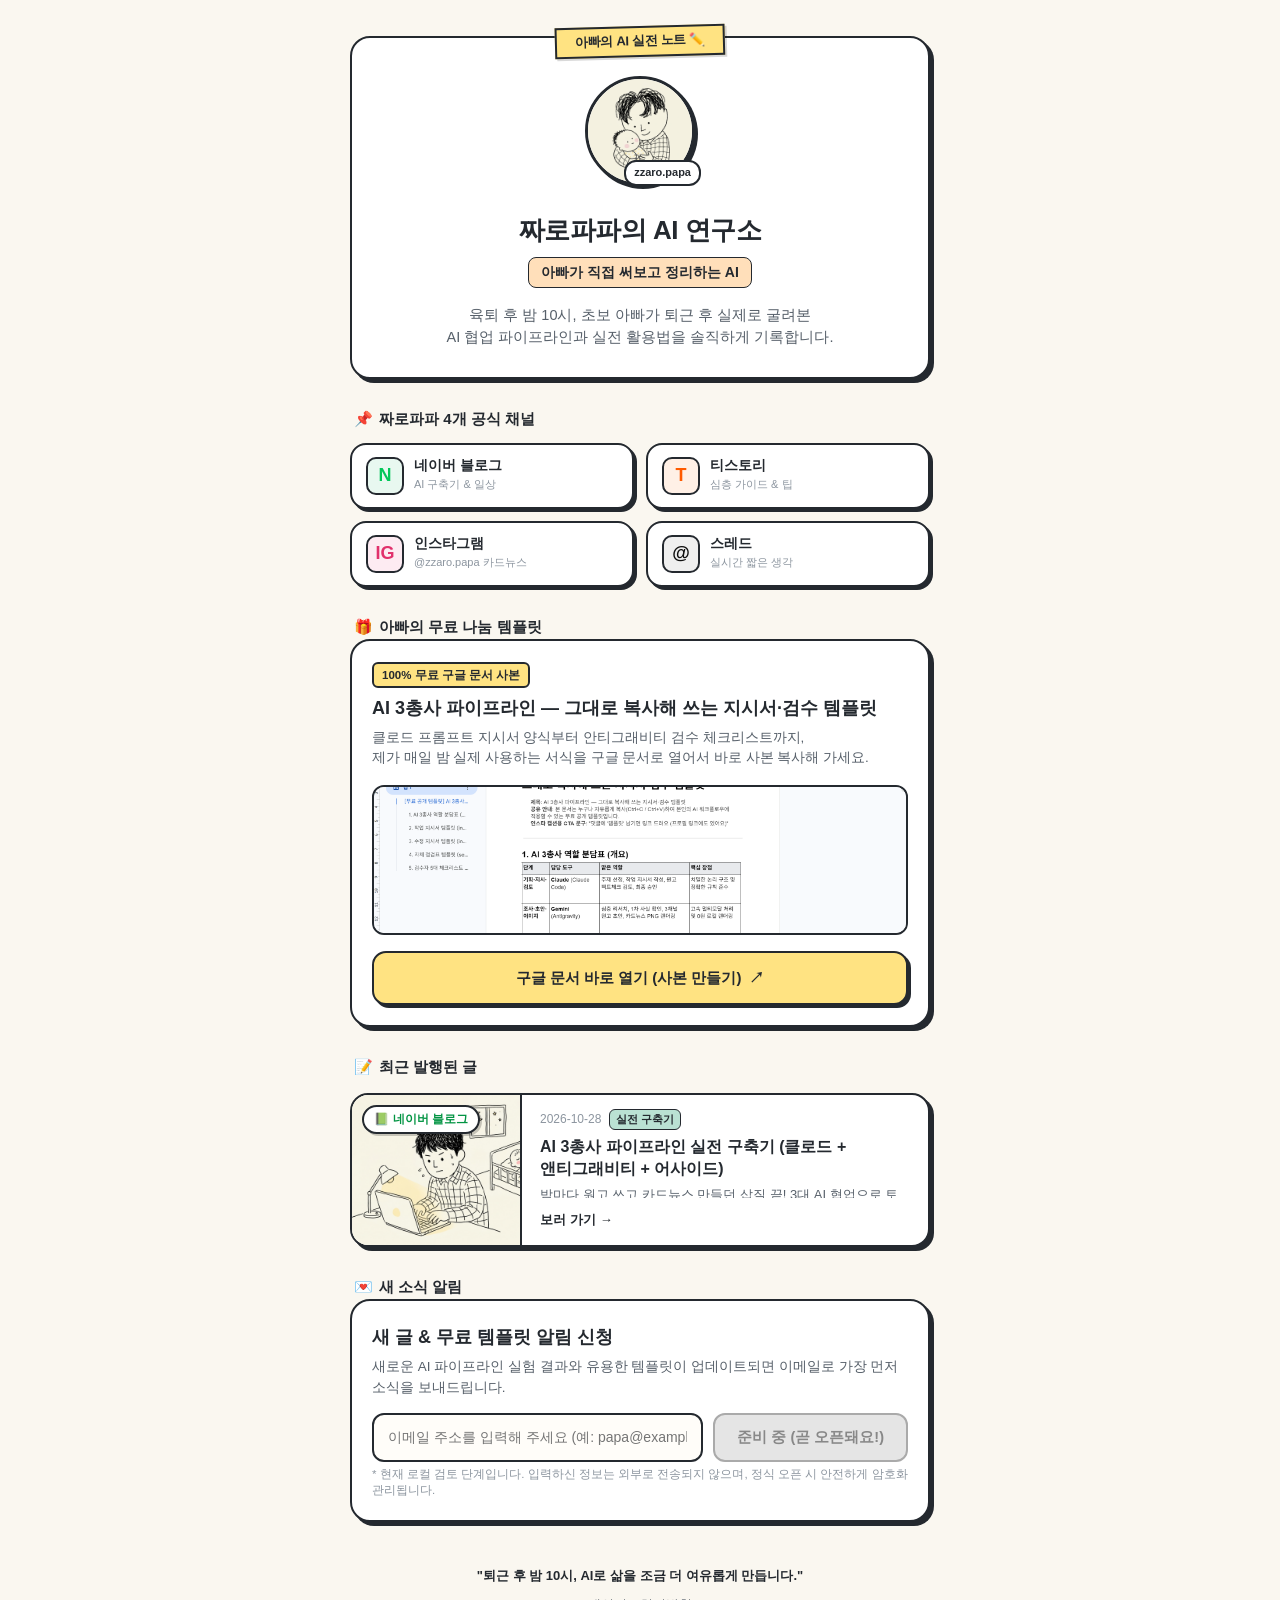
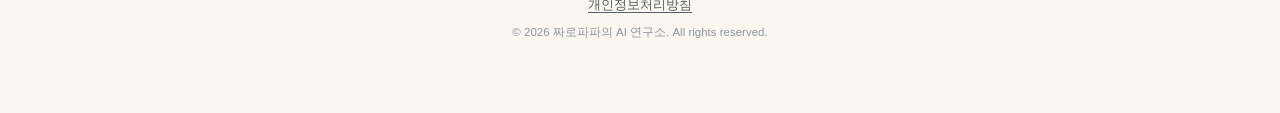
<file: index.html>
<!DOCTYPE html>
<html lang="ko">
<head>
  <meta charset="UTF-8" />
  <meta name="viewport" content="width=device-width, initial-scale=1.0" />
  <title>짜로파파의 AI 연구소 — 아빠가 직접 써보고 정리하는 AI</title>
  <meta name="description" content="육퇴 후 밤 10시, 초보 아빠가 퇴근 후 실제로 굴려본 AI 자동화와 실전 활용법을 전합니다." />
  
  <!-- Favicon & Styles -->
  <link rel="icon" type="image/png" href="assets/images/profile_01_baby.png" />
  <link rel="stylesheet" href="assets/css/style.css" />
</head>
<body>
  <div class="site-wrap">

    <!-- 1. 프로필 & 인트로 (Hero Section) -->
    <header class="hero-section">
      <div class="hero-tape">아빠의 AI 실전 노트 ✏️</div>
      <div class="profile-avatar-wrap">
        <img src="assets/images/profile_01_baby.png" alt="짜로파파 캐릭터 (아기와 함께)" class="profile-avatar" />
        <span class="avatar-badge">zzaro.papa</span>
      </div>
      <div class="hero-title-group">
        <h1>짜로파파의 AI 연구소</h1>
        <div class="hero-slogan">아빠가 직접 써보고 정리하는 AI</div>
        <p class="hero-desc">
          육퇴 후 밤 10시, 초보 아빠가 퇴근 후 실제로 굴려본<br />
          AI 협업 파이프라인과 실전 활용법을 솔직하게 기록합니다.
        </p>
      </div>
    </header>

    <!-- 2. 4채널 바로가기 버튼 (Channels) -->
    <section class="channels-section">
      <div class="section-label">
        <span>📌</span>
        <span>짜로파파 4개 공식 채널</span>
      </div>
      <div class="channels-grid">
        <a href="https://blog.naver.com/economytalktalk" target="_blank" rel="noopener noreferrer" class="channel-btn naver">
          <div class="channel-icon-box">N</div>
          <div class="channel-text">
            <span class="channel-name">네이버 블로그</span>
            <span class="channel-sub">AI 구축기 & 일상</span>
          </div>
        </a>
        <a href="https://ai-diary-collection.tistory.com" target="_blank" rel="noopener noreferrer" class="channel-btn tistory">
          <div class="channel-icon-box">T</div>
          <div class="channel-text">
            <span class="channel-name">티스토리</span>
            <span class="channel-sub">심층 가이드 & 팁</span>
          </div>
        </a>
        <a href="https://www.instagram.com/zzaro.papa" target="_blank" rel="noopener noreferrer" class="channel-btn instagram">
          <div class="channel-icon-box">IG</div>
          <div class="channel-text">
            <span class="channel-name">인스타그램</span>
            <span class="channel-sub">@zzaro.papa 카드뉴스</span>
          </div>
        </a>
        <a href="https://www.threads.com/@zzaro.papa" target="_blank" rel="noopener noreferrer" class="channel-btn threads">
          <div class="channel-icon-box">@</div>
          <div class="channel-text">
            <span class="channel-name">스레드</span>
            <span class="channel-sub">실시간 짧은 생각</span>
          </div>
        </a>
      </div>
    </section>

    <!-- 3. 무료 템플릿 카드 (Highlight Card) -->
    <section class="template-section">
      <div class="section-label">
        <span>🎁</span>
        <span>아빠의 무료 나눔 템플릿</span>
      </div>
      <div class="template-card">
        <span class="template-badge">100% 무료 구글 문서 사본</span>
        <h2>AI 3총사 파이프라인 — 그대로 복사해 쓰는 지시서·검수 템플릿</h2>
        <p class="template-desc">
          클로드 프롬프트 지시서 양식부터 안티그래비티 검수 체크리스트까지,<br />
          제가 매일 밤 실제 사용하는 서식을 구글 문서로 열어서 바로 사본 복사해 가세요.
        </p>
        <div class="template-preview-box">
          <img src="assets/images/template_preview.png" alt="구글 문서 템플릿 미리보기" class="template-preview-img" />
        </div>
        <a href="https://docs.google.com/document/d/1HbXtuYcL5odNsNctFFDJlw-PVHYX4-ybqfnkRaydjAQ/edit?usp=sharing" target="_blank" rel="noopener noreferrer" class="btn-template-cta">
          <span>구글 문서 바로 열기 (사본 만들기)</span>
          <span>↗</span>
        </a>
      </div>
    </section>

    <!-- 4. 최근 발행 글 (Recent Posts) -->
    <section class="posts-section">
      <div class="section-label">
        <span>📝</span>
        <span>최근 발행된 글</span>
      </div>
      <div id="posts-container" class="posts-list">
        <!-- content/posts.json 데이터를 읽어와 main.js가 자동으로 동적 렌더링합니다 -->
        <p class="empty-state">최근 글 목록을 불러오는 중...</p>
      </div>
    </section>

    <!-- 5. 새 글 & 템플릿 알림 신청 (Newsletter Form) -->
    <section class="newsletter-section">
      <div class="section-label">
        <span>💌</span>
        <span>새 소식 알림</span>
      </div>
      <div class="newsletter-card">
        <div class="newsletter-header">
          <h2>새 글 & 무료 템플릿 알림 신청</h2>
          <p>새로운 AI 파이프라인 실험 결과와 유용한 템플릿이 업데이트되면 이메일로 가장 먼저 소식을 보내드립니다.</p>
        </div>
        <form id="newsletter-form" class="newsletter-form" onsubmit="return false;">
          <input
            type="email"
            id="newsletter-email"
            class="input-box"
            placeholder="이메일 주소를 입력해 주세요 (예: papa@example.com)"
            autocomplete="email"
            required
          />
          <button type="submit" id="newsletter-submit" class="btn-submit btn-disabled" disabled>
            준비 중 (곧 오픈돼요!)
          </button>
        </form>
        <div id="newsletter-status" class="status-msg"></div>
        <p class="newsletter-notice">
          * 현재 로컬 검토 단계입니다. 입력하신 정보는 외부로 전송되지 않으며, 정식 오픈 시 안전하게 암호화 관리됩니다.
        </p>
      </div>
    </section>

    <!-- 6. 푸터 (Footer) -->
    <footer class="site-footer">
      <div class="footer-quote">"퇴근 후 밤 10시, AI로 삶을 조금 더 여유롭게 만듭니다."</div>
      <div class="footer-links">
        <a href="https://ai-diary-collection.tistory.com/notice/37" target="_blank" rel="noopener noreferrer" class="footer-link">개인정보처리방침</a>
      </div>
      <div class="copyright">
        © 2026 짜로파파의 AI 연구소. All rights reserved.
      </div>
    </footer>

  </div>

  <!-- Scripts -->
  <script src="assets/js/main.js"></script>
  <script src="assets/js/supabase.js"></script>
</body>
</html>
</file>
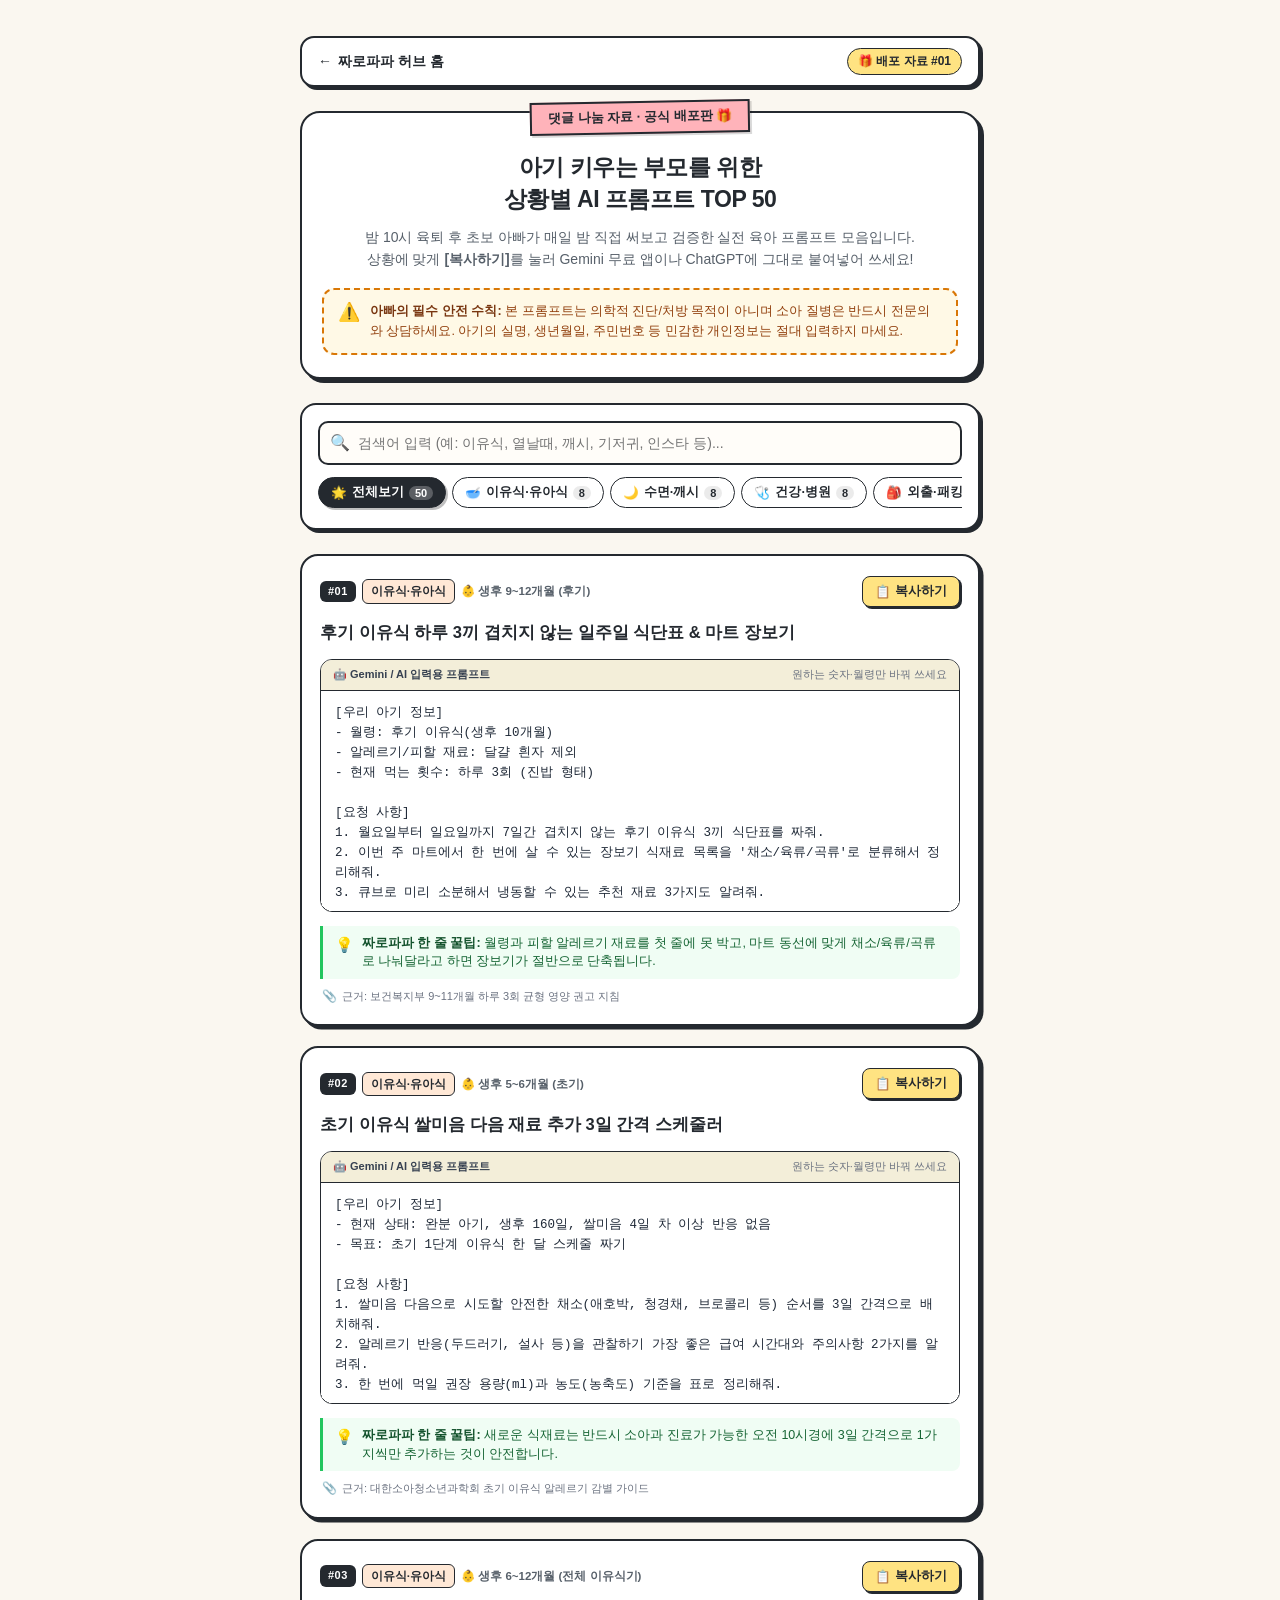
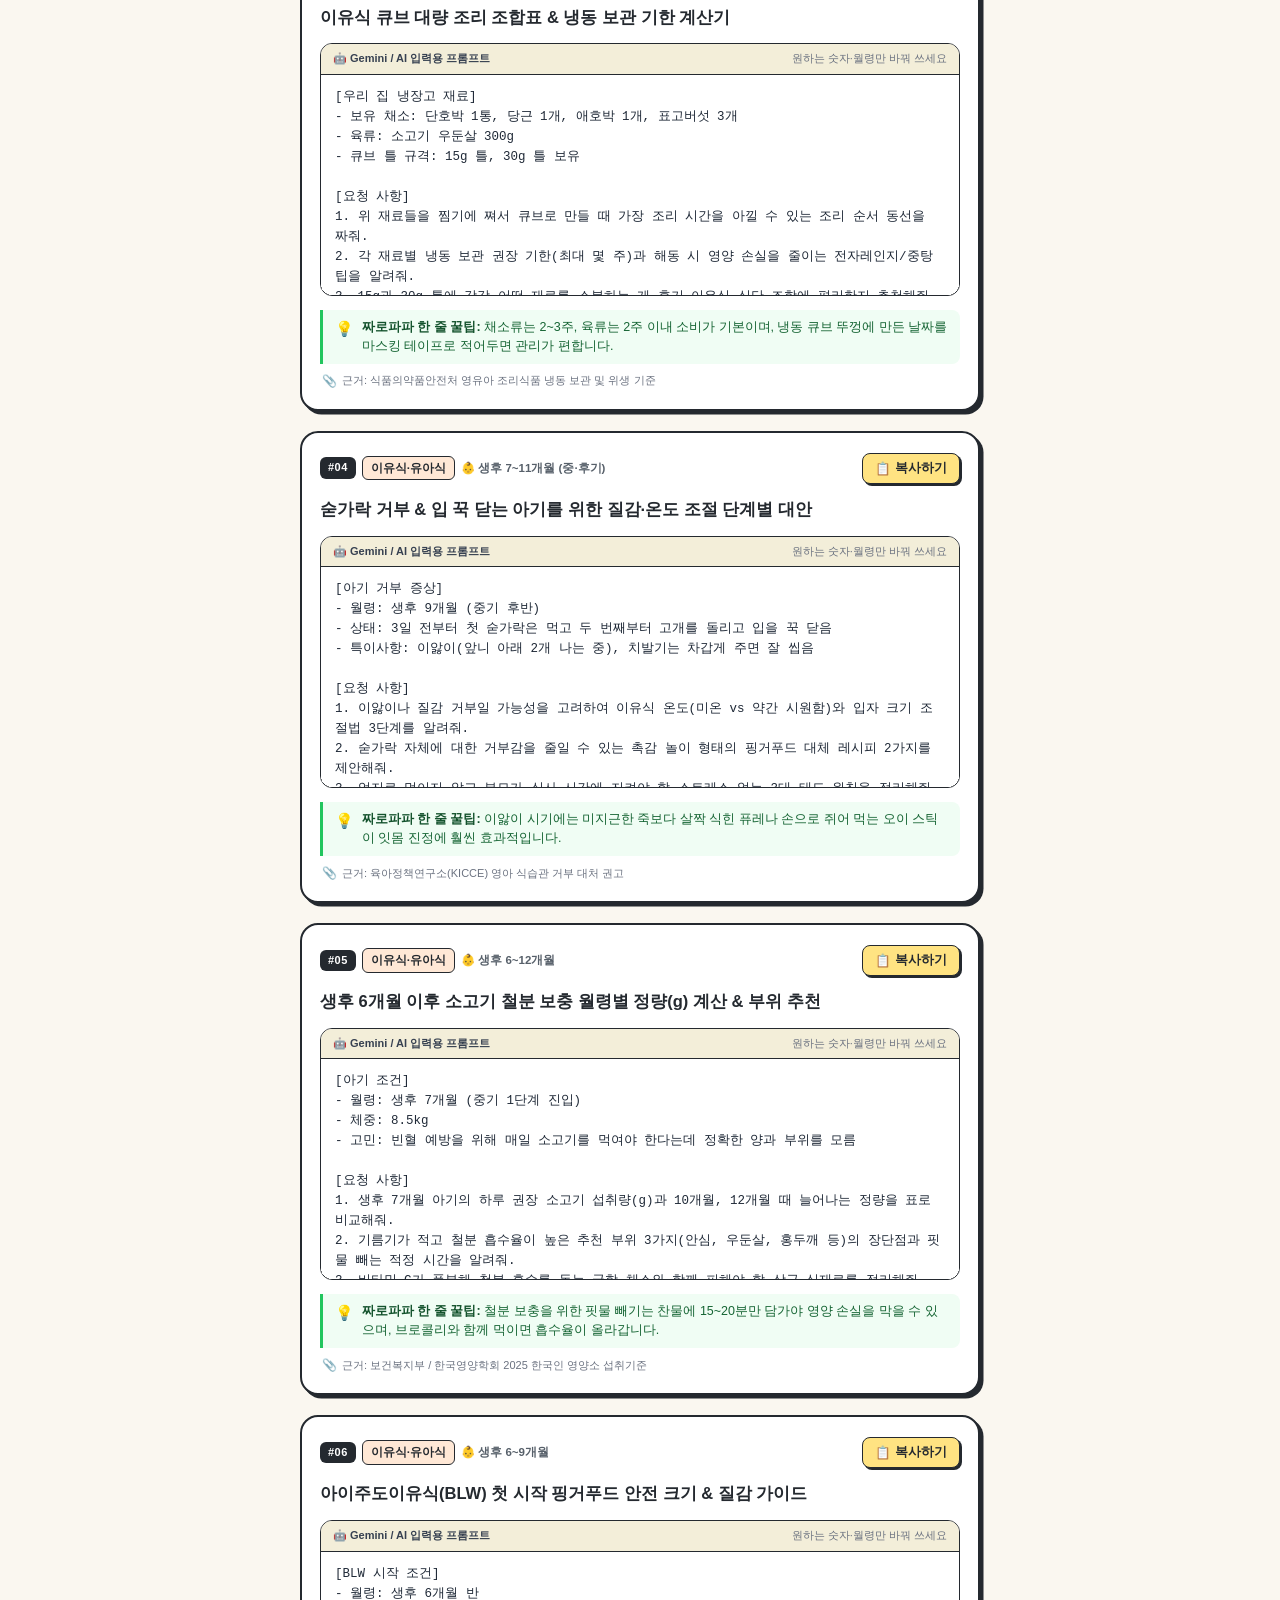
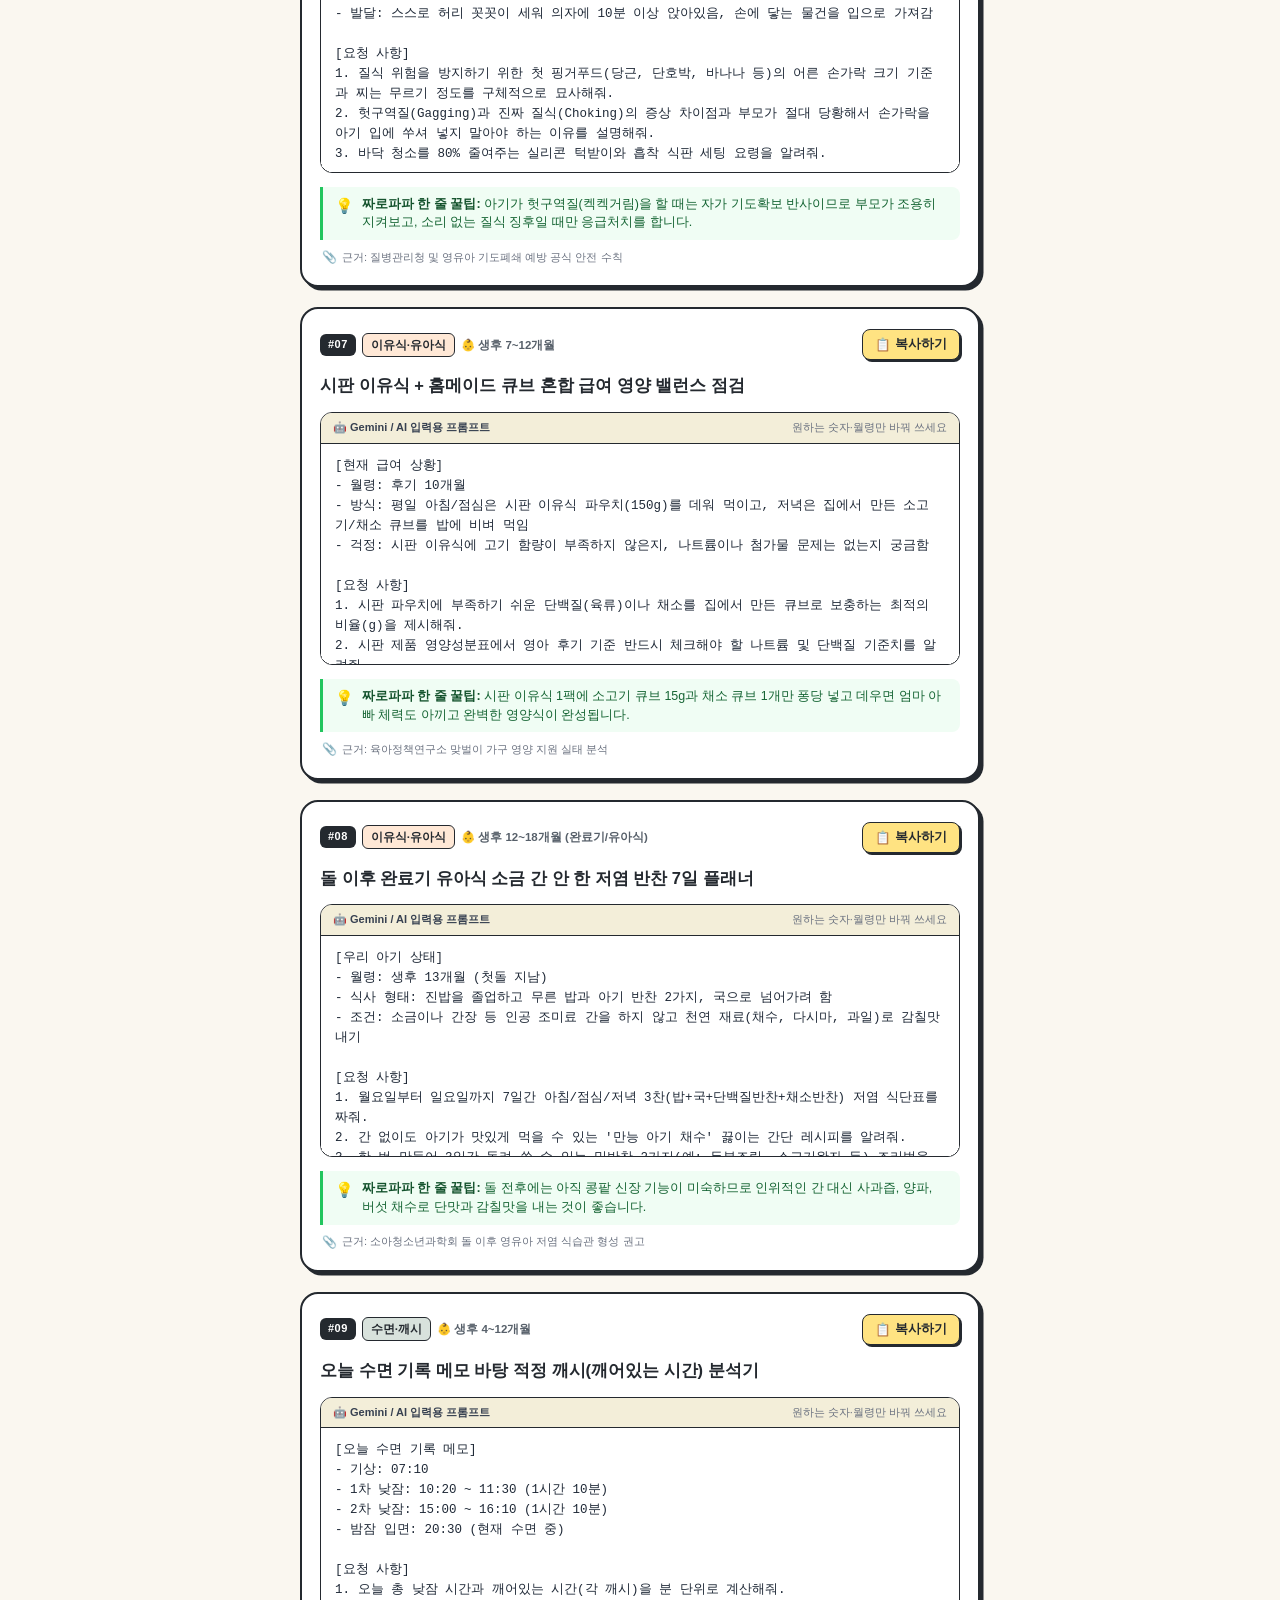
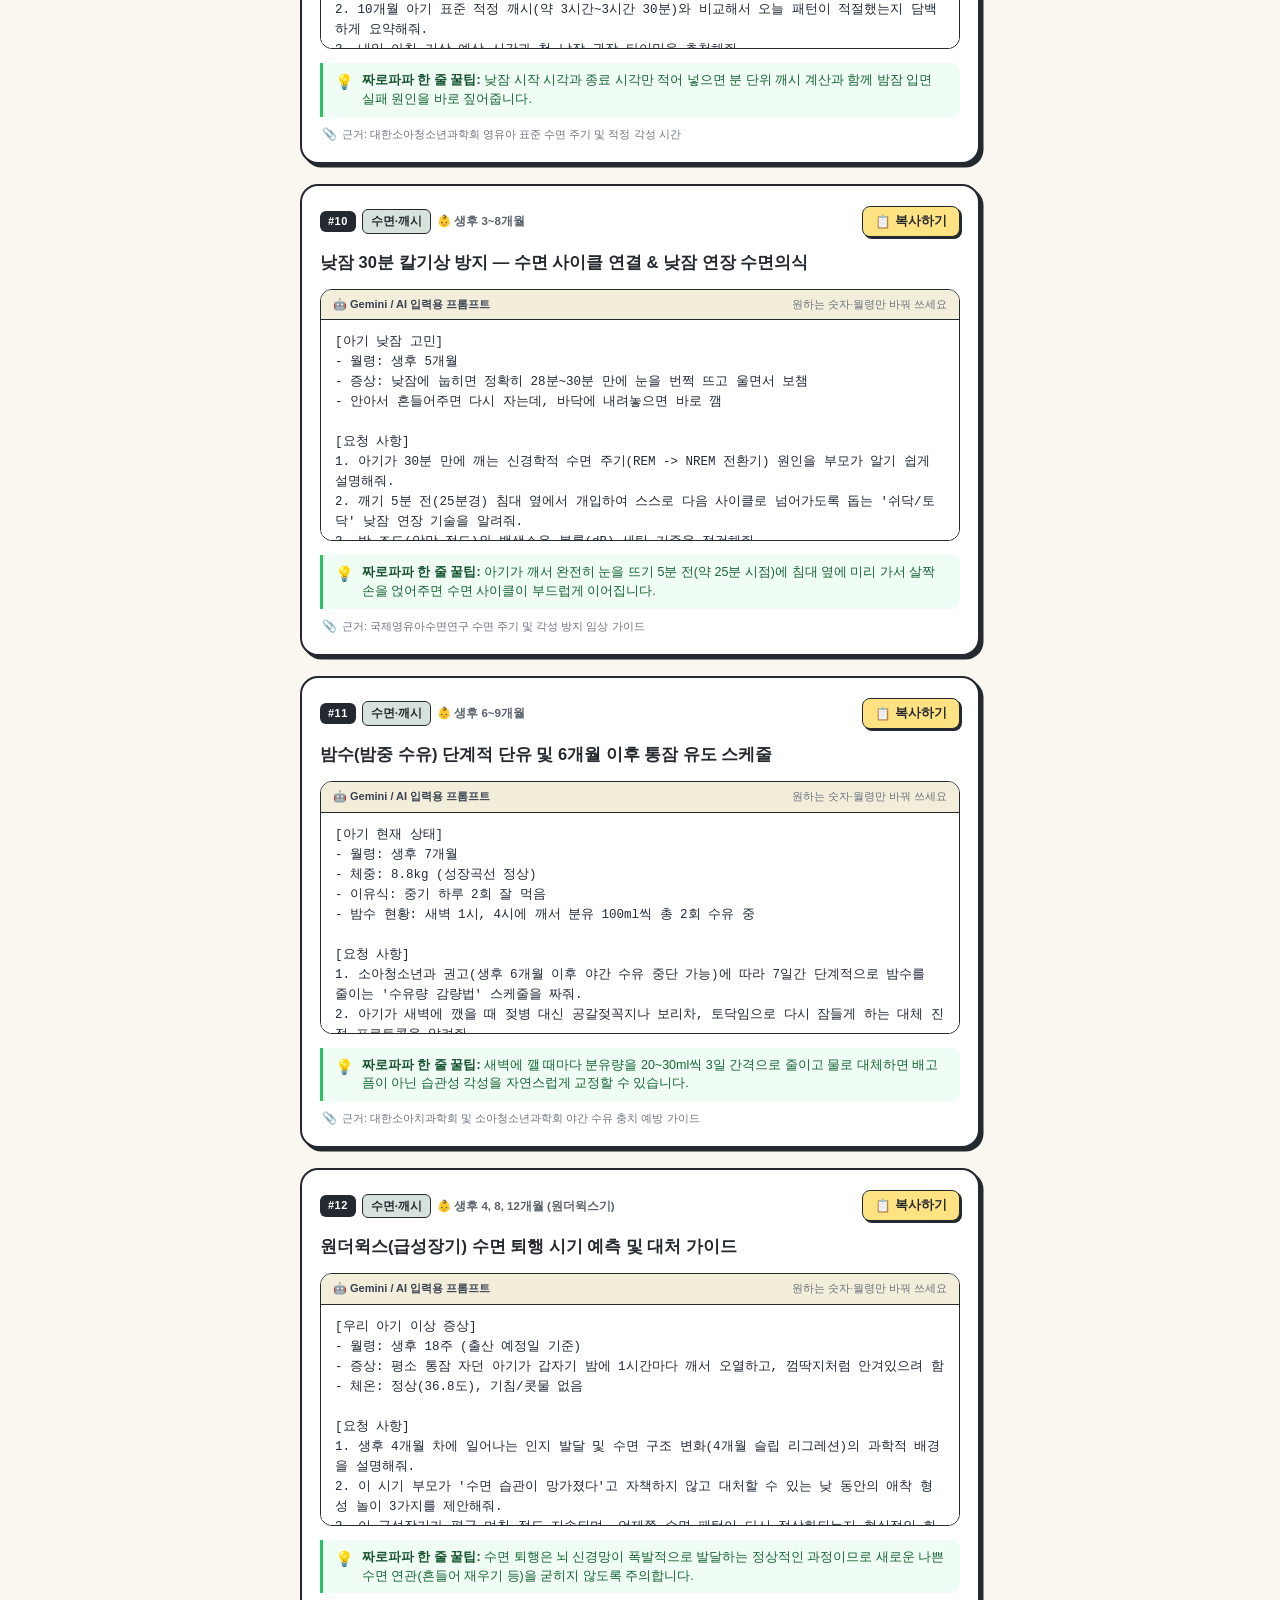
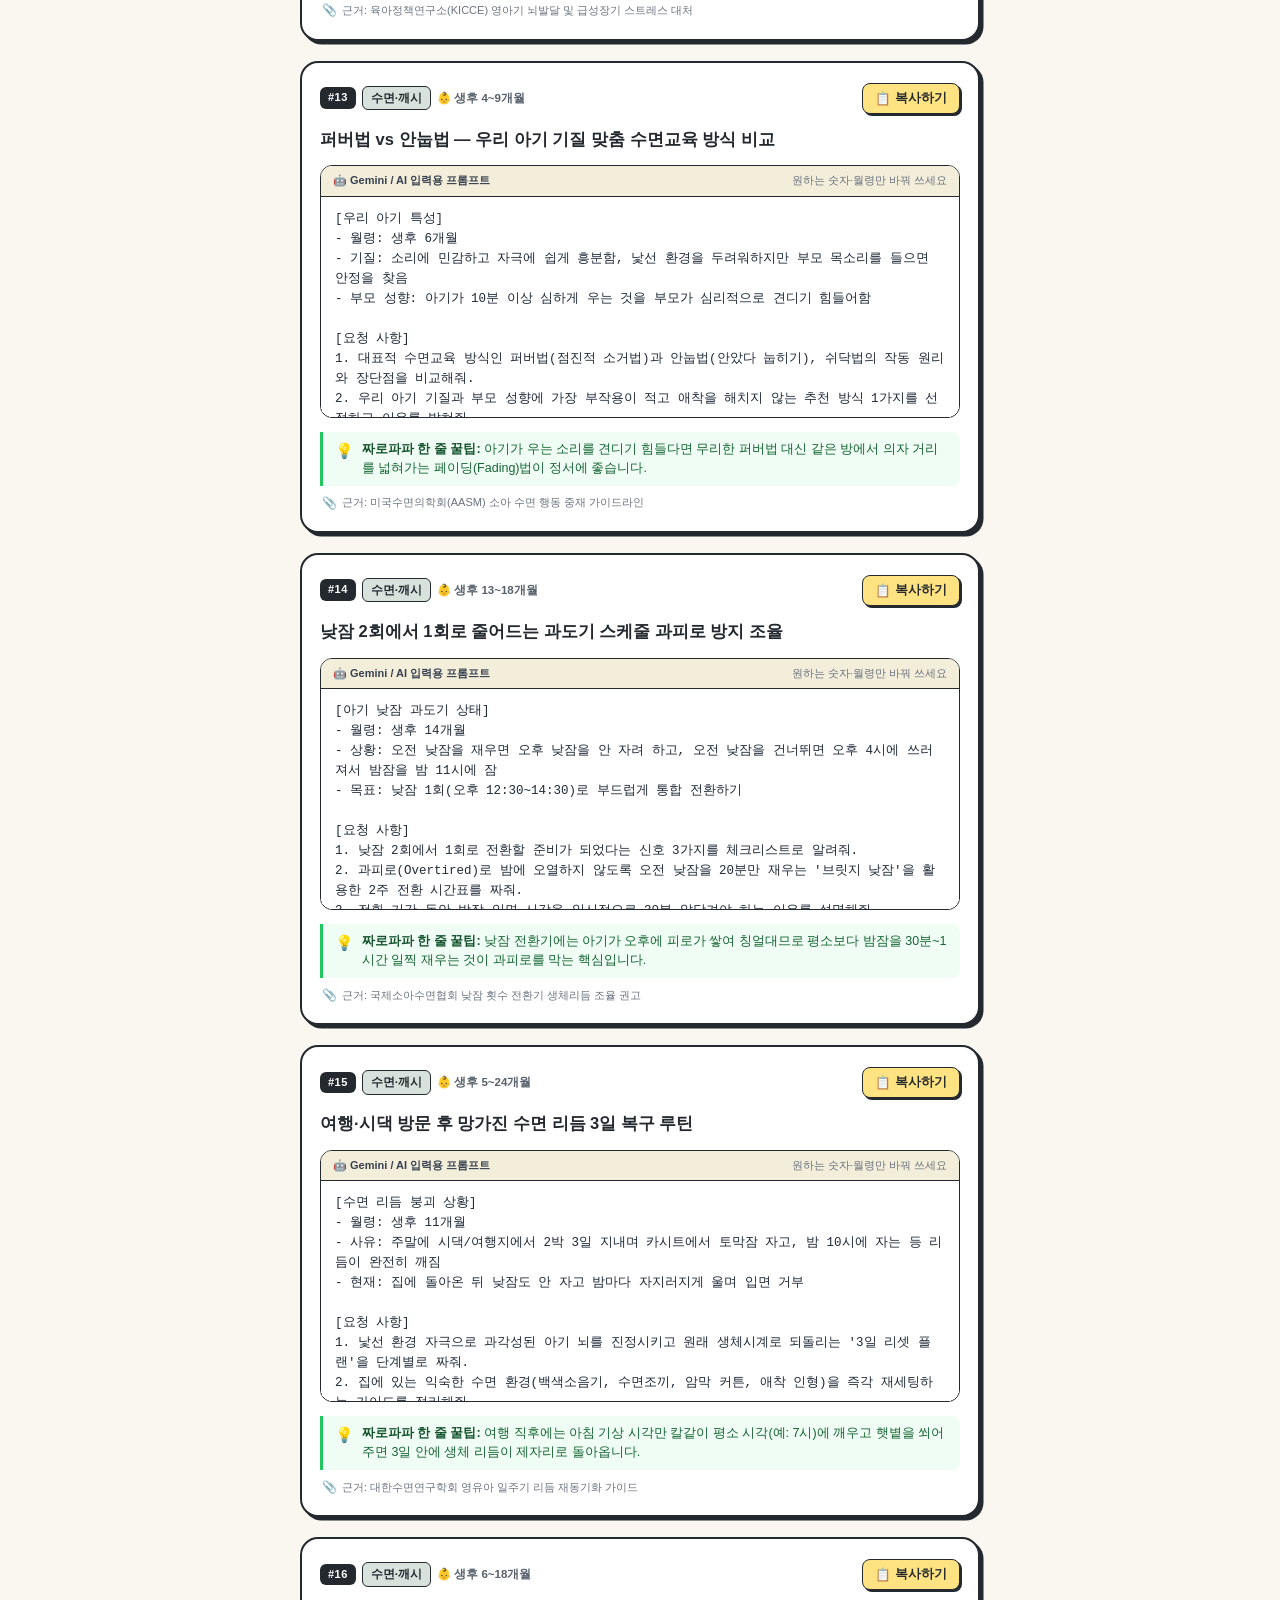
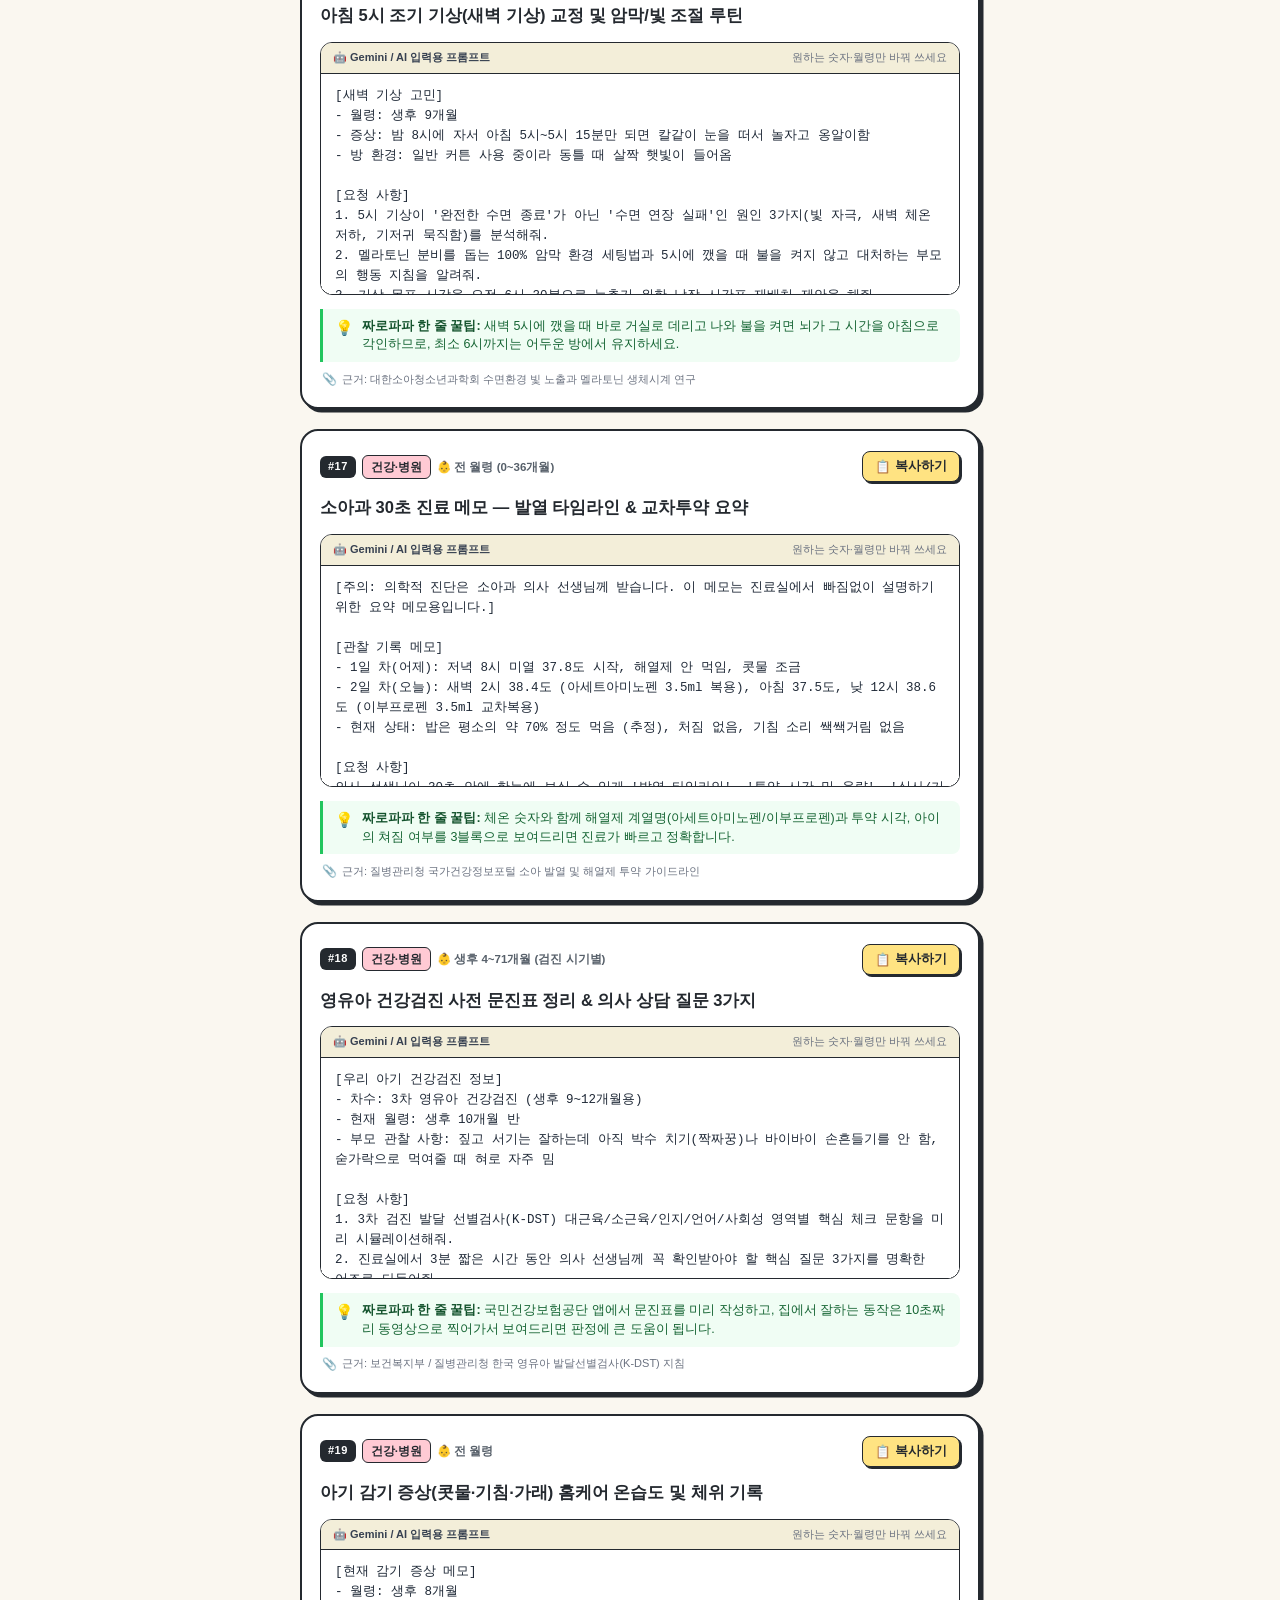
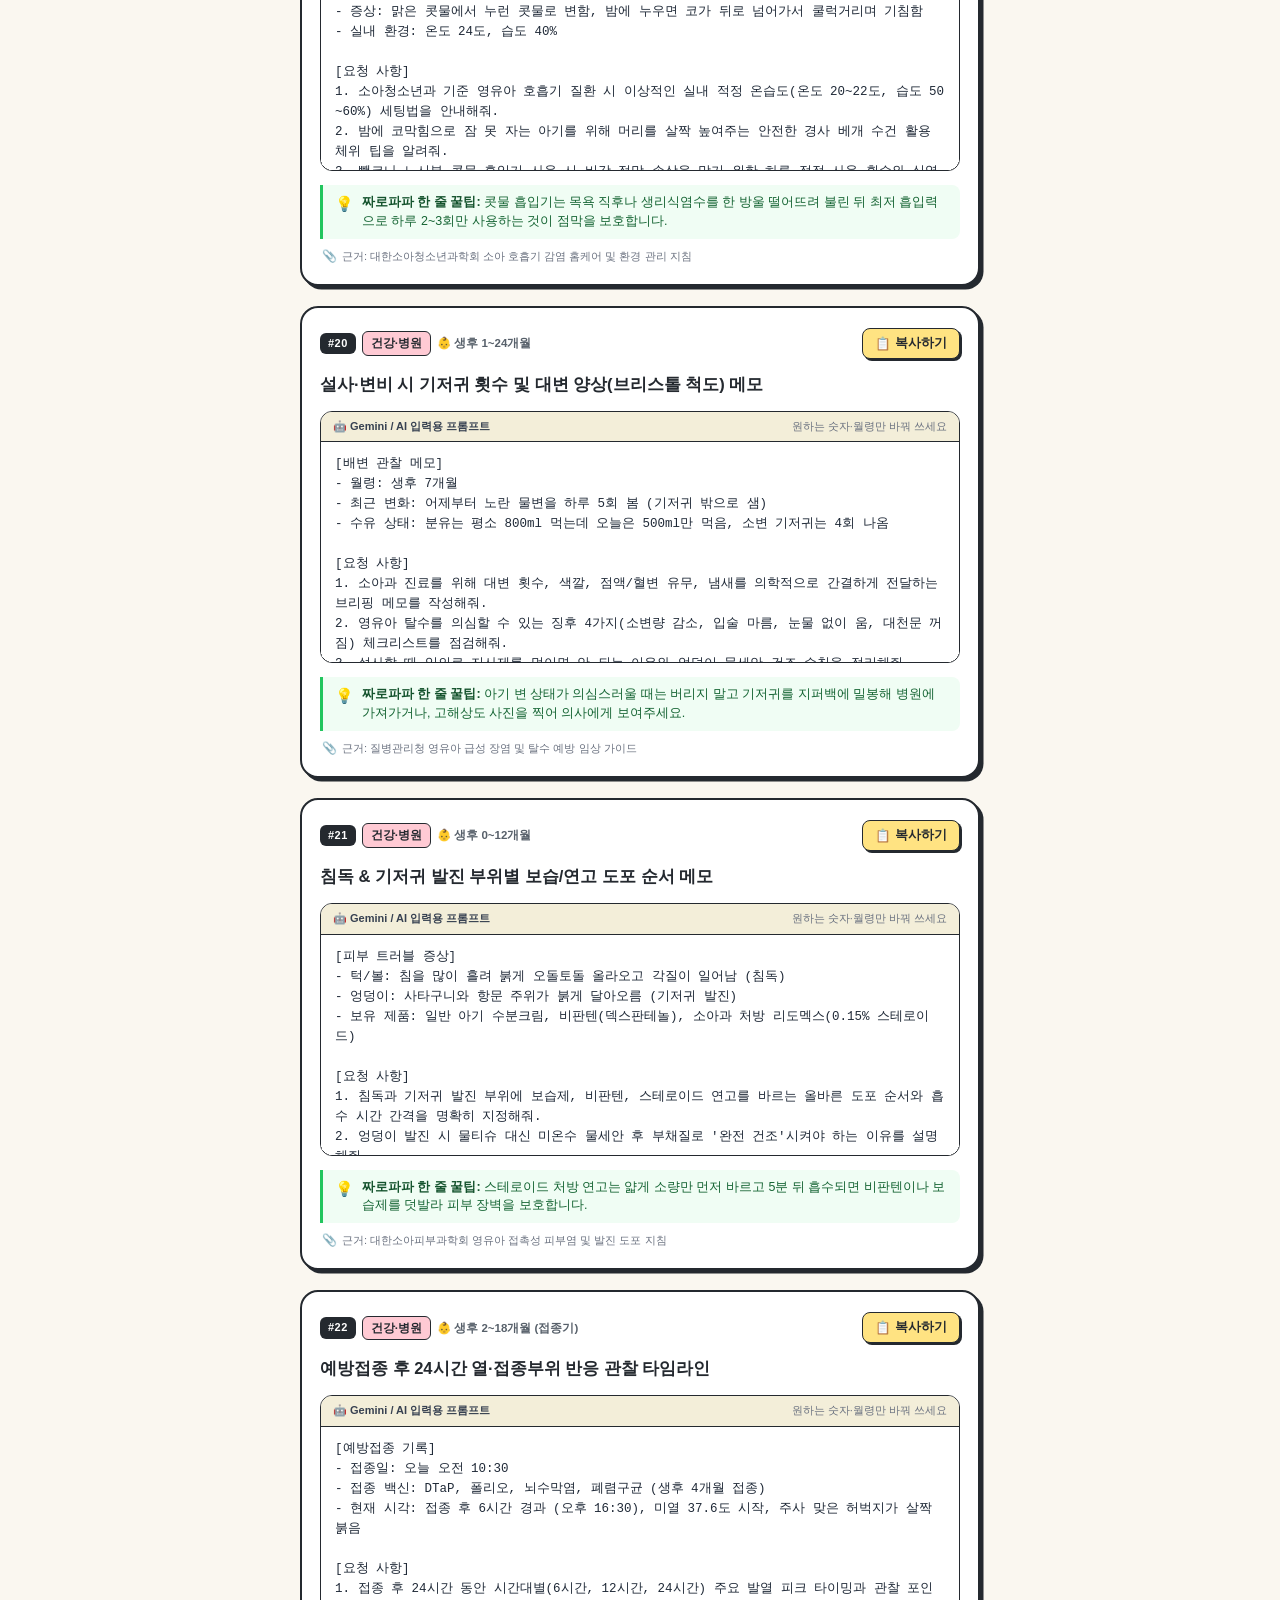
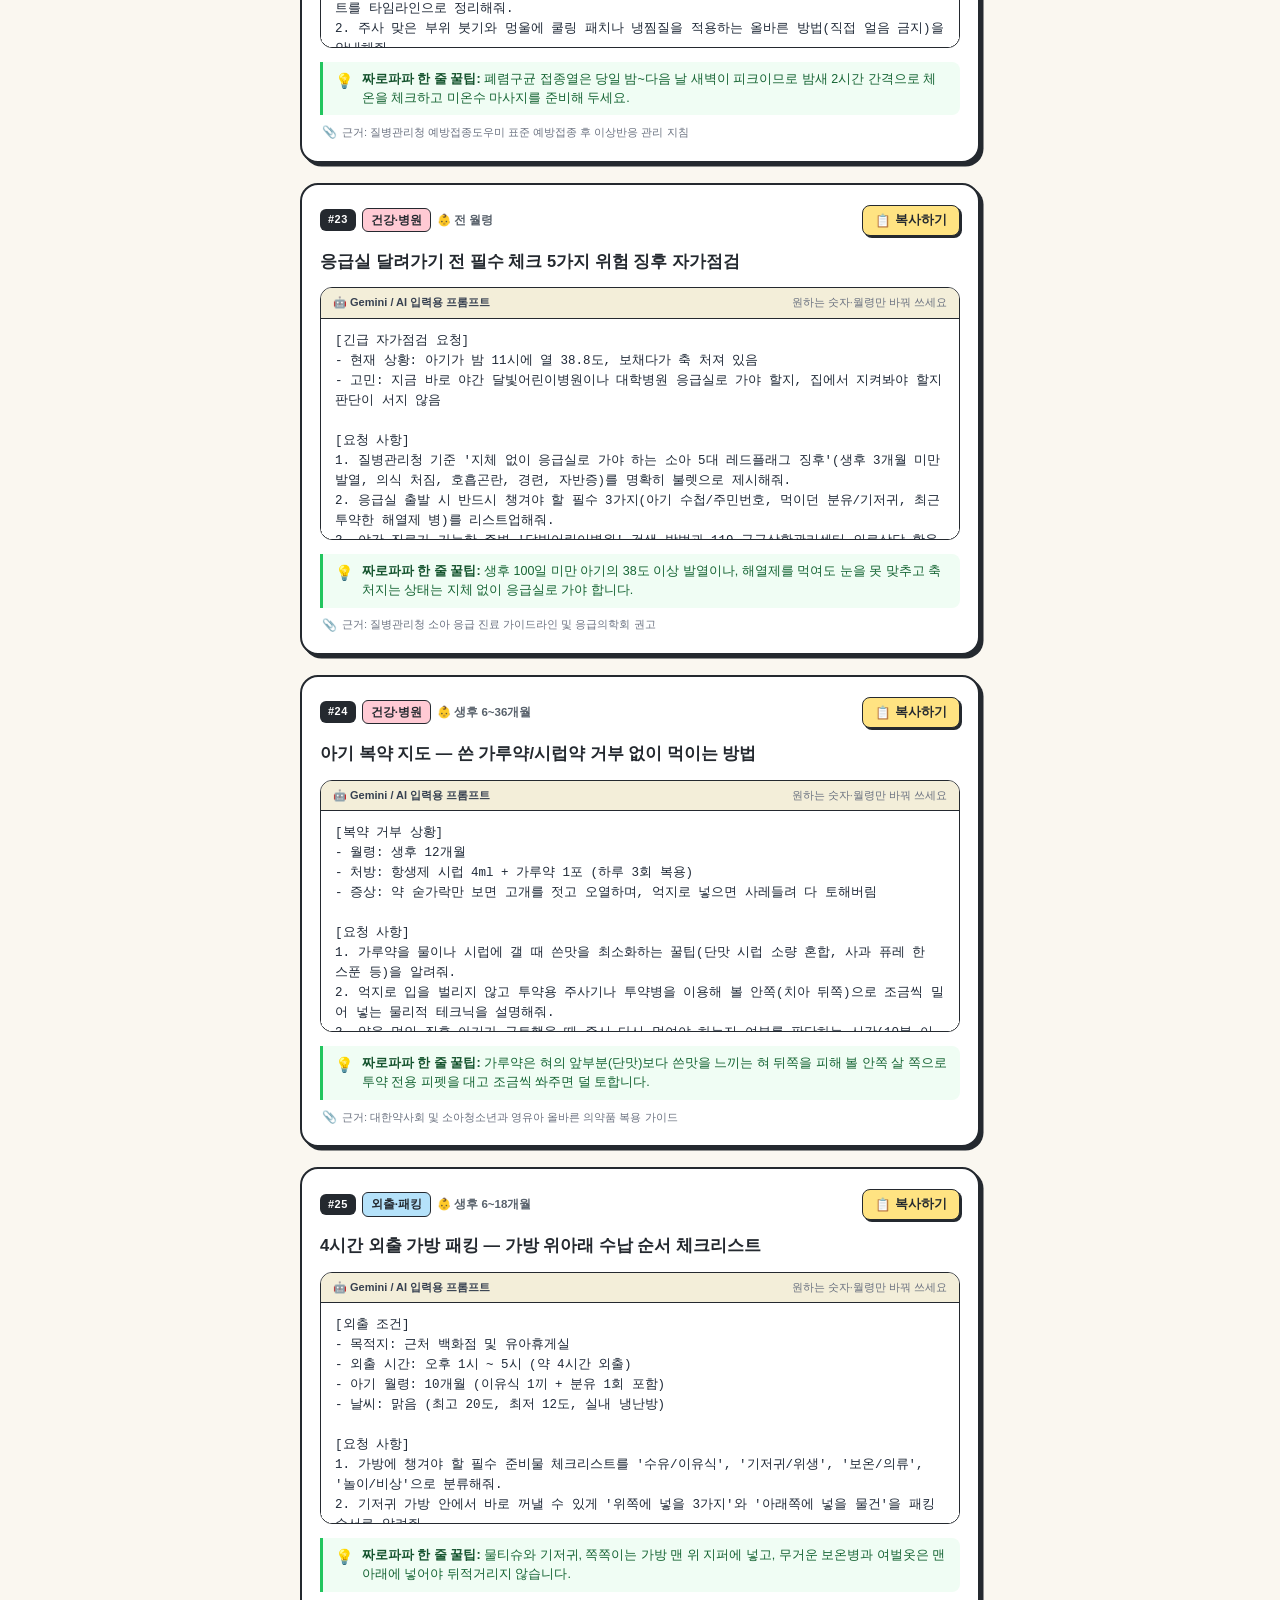
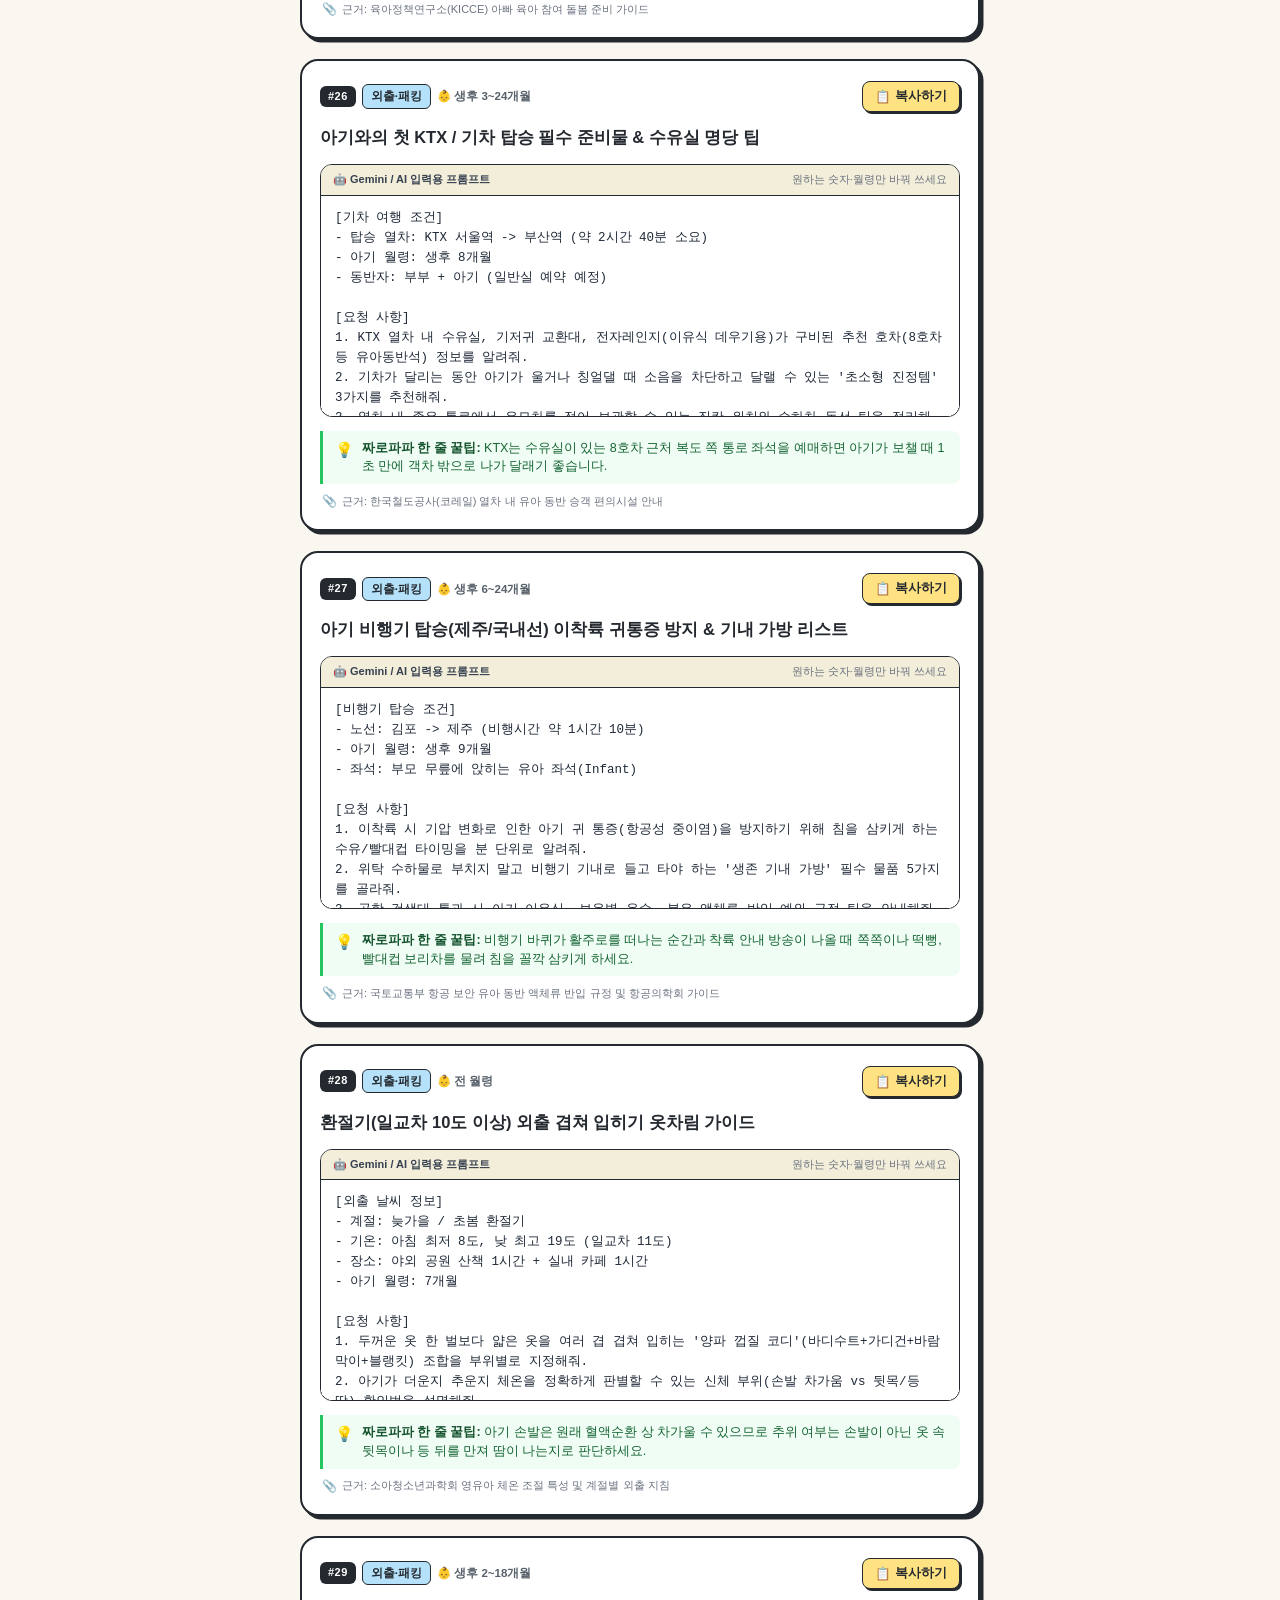
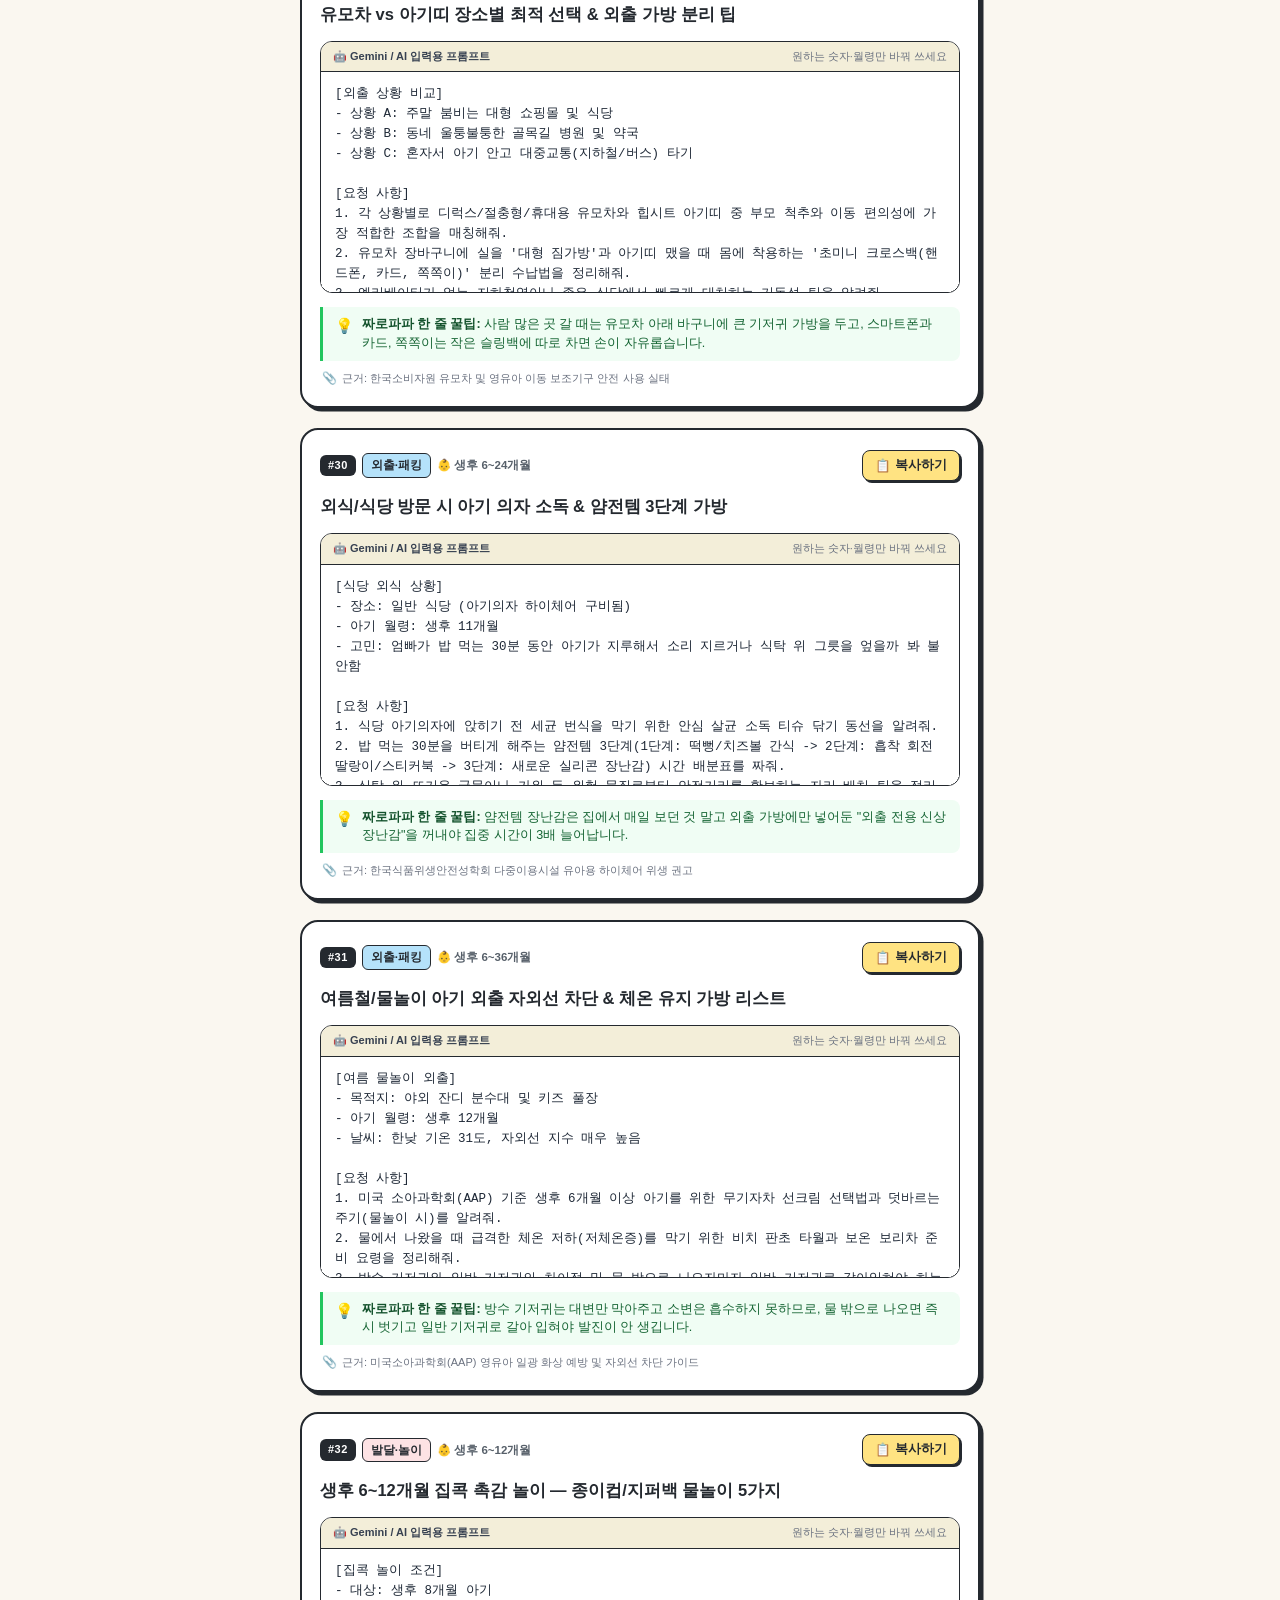
<file: r/baby-prompts-1/index.html>
<!DOCTYPE html>
<html lang="ko">
<head>
  <meta charset="UTF-8" />
  <meta name="viewport" content="width=device-width, initial-scale=1.0" />
  <title>아기 키우는 부모를 위한 상황별 AI 프롬프트 TOP 50 | 짜로파파의 AI 연구소</title>
  <meta name="description" content="초보 아빠가 매일 밤 직접 써보고 검증한 실전 육아 프롬프트 50선. 이유식, 수면, 건강 메모, 외출 준비, 발달 놀이, 기록, 부부 소통까지 1클릭 복사!" />
  <meta name="keywords" content="육아 프롬프트, 챗GPT 육아, 제미나이 육아, 이유식 식단표, 아기 수면교육, 소아과 메모, 짜로파파" />
  
  <!-- Open Graph -->
  <meta property="og:title" content="아기 키우는 부모를 위한 상황별 AI 프롬프트 TOP 50" />
  <meta property="og:description" content="복사해서 바로 쓰는 실전 육아 프롬프트 50선. 이유식·수면·소아과 진료·외출 패킹 완벽 총정리" />
  <meta property="og:type" content="website" />
  <meta property="og:image" content="../../assets/images/profile_01_baby.png" />
  
  <!-- Favicon & Base CSS -->
  <link rel="icon" type="image/png" href="../../assets/images/profile_01_baby.png" />
  <link rel="stylesheet" href="../../assets/css/style.css" />

  <style>
    /* ==========================================================================
       자료 페이지 전용 스타일 (손그림 브루탈리즘 + 모바일 최적화)
       ========================================================================== */
    .resource-wrap {
      width: 100%;
      max-width: 680px;
      margin: 0 auto;
      display: flex;
      flex-direction: column;
      gap: 24px;
    }

    /* 상단 배너 & 네비게이션 */
    .top-nav-bar {
      display: flex;
      align-items: center;
      justify-content: space-between;
      background: var(--bg-card);
      border: 2px solid var(--border-line);
      border-radius: 14px;
      padding: 10px 16px;
      box-shadow: 3px 3px 0px var(--shadow-line);
    }
    .top-nav-bar a {
      text-decoration: none;
      color: var(--text-main);
      font-weight: 700;
      font-size: 14px;
      display: inline-flex;
      align-items: center;
      gap: 6px;
      transition: transform 0.15s ease;
    }
    .top-nav-bar a:hover {
      transform: translateX(-2px);
    }
    .nav-badge {
      background: var(--point-yellow);
      border: 1.5px solid var(--border-line);
      border-radius: 20px;
      padding: 3px 10px;
      font-size: 12px;
      font-weight: 800;
    }

    /* 히어로 섹션 */
    .resource-hero {
      background: var(--bg-card);
      border: 2.5px solid var(--border-line);
      border-radius: var(--card-radius);
      padding: 28px 20px 22px;
      box-shadow: 4px 4px 0px var(--shadow-line);
      text-align: center;
      position: relative;
    }
    .hero-gift-tape {
      position: absolute;
      top: -12px;
      left: 50%;
      transform: translateX(-50%) rotate(-1deg);
      background: var(--point-pink);
      border: 2px solid var(--border-line);
      padding: 4px 16px;
      font-size: 13px;
      font-weight: 800;
      color: var(--border-line);
      box-shadow: 2px 2px 0px rgba(0,0,0,0.15);
      white-space: nowrap;
    }
    .resource-hero h1 {
      font-size: 23px;
      line-height: 1.4;
      font-weight: 900;
      margin-top: 10px;
      margin-bottom: 10px;
      letter-spacing: -0.5px;
      word-break: keep-all;
    }
    .resource-hero .hero-sub {
      font-size: 14px;
      color: var(--text-sub);
      line-height: 1.6;
      word-break: keep-all;
      margin-bottom: 18px;
    }

    /* 안전 주의 배너 */
    .safety-alert-card {
      background: #FFF9E6;
      border: 2px dashed #D97706;
      border-radius: 12px;
      padding: 12px 14px;
      text-align: left;
      font-size: 12.5px;
      line-height: 1.55;
      color: #92400E;
      display: flex;
      gap: 10px;
      align-items: flex-start;
    }
    .safety-alert-card .alert-icon {
      font-size: 18px;
      flex-shrink: 0;
      line-height: 1.2;
    }
    .safety-alert-card strong {
      color: #78350F;
    }

    /* 검색 및 필터 컨트롤 */
    .filter-section {
      background: var(--bg-card);
      border: 2px solid var(--border-line);
      border-radius: 16px;
      padding: 16px;
      box-shadow: 3px 3px 0px var(--shadow-line);
      display: flex;
      flex-direction: column;
      gap: 12px;
      position: sticky;
      top: 12px;
      z-index: 50;
    }
    .search-input-wrap {
      position: relative;
      width: 100%;
    }
    .search-input {
      width: 100%;
      height: 44px;
      padding: 8px 14px 8px 38px;
      font-size: 14px;
      border: 2px solid var(--border-line);
      border-radius: 10px;
      background: #FFFDF9;
      outline: none;
      font-family: inherit;
      transition: all 0.2s ease;
    }
    .search-input:focus {
      background: #FFFFFF;
      border-color: #000;
      box-shadow: 2px 2px 0px var(--shadow-line);
    }
    .search-icon {
      position: absolute;
      left: 12px;
      top: 50%;
      transform: translateY(-50%);
      font-size: 16px;
      pointer-events: none;
    }

    /* 카테고리 가로 스크롤 탭 */
    .category-tabs {
      display: flex;
      gap: 6px;
      overflow-x: auto;
      padding-bottom: 4px;
      -webkit-overflow-scrolling: touch;
      scrollbar-width: none;
    }
    .category-tabs::-webkit-scrollbar {
      display: none;
    }
    .tab-btn {
      flex-shrink: 0;
      border: 1.5px solid var(--border-line);
      border-radius: 20px;
      background: #FFFFFF;
      padding: 6px 12px;
      font-size: 12.5px;
      font-weight: 700;
      font-family: inherit;
      cursor: pointer;
      display: inline-flex;
      align-items: center;
      gap: 5px;
      transition: all 0.15s ease;
      color: var(--text-main);
    }
    .tab-btn:hover {
      background: var(--bg-cream);
    }
    .tab-btn.active {
      background: var(--border-line);
      color: #FFFFFF;
      border-color: var(--border-line);
      box-shadow: 2px 2px 0px rgba(0,0,0,0.25);
    }
    .tab-count {
      background: rgba(0,0,0,0.08);
      padding: 1px 6px;
      border-radius: 10px;
      font-size: 11px;
    }
    .tab-btn.active .tab-count {
      background: rgba(255,255,255,0.25);
      color: #FFF;
    }

    /* 프롬프트 카드 목록 */
    .prompts-list {
      display: flex;
      flex-direction: column;
      gap: 20px;
    }

    .prompt-card {
      background: var(--bg-card);
      border: 2px solid var(--border-line);
      border-radius: 18px;
      padding: 20px 18px 18px;
      box-shadow: 3.5px 3.5px 0px var(--shadow-line);
      display: flex;
      flex-direction: column;
      gap: 14px;
      transition: transform 0.15s ease;
      position: relative;
    }
    .prompt-card:hover {
      transform: translateY(-2px);
    }

    /* 카드 헤더 */
    .card-header {
      display: flex;
      align-items: center;
      justify-content: space-between;
      gap: 10px;
      flex-wrap: wrap;
    }
    .card-meta {
      display: flex;
      align-items: center;
      gap: 6px;
      flex-wrap: wrap;
    }
    .badge-num {
      background: var(--border-line);
      color: #FFFFFF;
      font-size: 11px;
      font-weight: 900;
      padding: 2px 8px;
      border-radius: 6px;
      letter-spacing: 0.5px;
    }
    .badge-cat {
      font-size: 11.5px;
      font-weight: 800;
      padding: 2px 8px;
      border-radius: 6px;
      border: 1px solid var(--border-line);
    }
    .cat-meal { background: #FFE8D6; }
    .cat-sleep { background: #D8E2DC; }
    .cat-health { background: #FFCAD4; }
    .cat-outing { background: #B5E2FA; }
    .cat-play { background: #FDE2E4; }
    .cat-record { background: #EDDCD2; }
    .cat-communication { background: #E2ECE9; }

    .badge-age {
      font-size: 11.5px;
      color: var(--text-sub);
      font-weight: 600;
    }

    /* 복사 버튼 */
    .btn-copy {
      background: var(--point-yellow);
      border: 1.5px solid var(--border-line);
      border-radius: 8px;
      padding: 6px 12px;
      font-size: 12.5px;
      font-weight: 800;
      font-family: inherit;
      color: var(--border-line);
      cursor: pointer;
      display: inline-flex;
      align-items: center;
      gap: 4px;
      box-shadow: 2px 2px 0px var(--shadow-line);
      transition: all 0.12s ease;
      flex-shrink: 0;
    }
    .btn-copy:active {
      transform: translate(1px, 1px);
      box-shadow: 1px 1px 0px var(--shadow-line);
    }
    .btn-copy.copied {
      background: #10B981 !important;
      color: #FFFFFF !important;
      border-color: #047857 !important;
    }

    /* 카드 제목 */
    .card-title {
      font-size: 16.5px;
      line-height: 1.45;
      font-weight: 800;
      color: var(--text-main);
      word-break: keep-all;
    }

    /* 프롬프트 코드 영역 */
    .prompt-box {
      background: #FFFDF8;
      border: 1.5px solid var(--border-line);
      border-radius: 12px;
      overflow: hidden;
    }
    .prompt-box-top {
      background: #F3EED9;
      border-bottom: 1.5px solid var(--border-line);
      padding: 6px 12px;
      display: flex;
      justify-content: space-between;
      align-items: center;
      font-size: 11px;
    }
    .prompt-label {
      font-weight: 800;
      color: #374151;
    }
    .prompt-sub {
      color: #6B7280;
    }
    .prompt-code {
      margin: 0;
      padding: 12px 14px;
      font-family: ui-monospace, SFMono-Regular, Menlo, Monaco, Consolas, "Nanum Gothic Coding", monospace;
      font-size: 12.5px;
      line-height: 1.6;
      white-space: pre-wrap;
      word-break: break-all;
      color: #1F2937;
      max-height: 220px;
      overflow-y: auto;
      background: #FFFFFF;
    }

    /* 하단 팁 & 근거 */
    .card-footer {
      display: flex;
      flex-direction: column;
      gap: 8px;
    }
    .tip-box {
      background: #F0FDF4;
      border-left: 3px solid #22C55E;
      border-radius: 0 8px 8px 0;
      padding: 8px 12px;
      display: flex;
      gap: 8px;
      align-items: flex-start;
      font-size: 12.5px;
      line-height: 1.5;
      color: #166534;
    }
    .tip-icon {
      font-size: 15px;
      flex-shrink: 0;
    }
    .tip-content strong {
      color: #14532D;
    }
    .evidence-box {
      display: flex;
      align-items: center;
      gap: 5px;
      font-size: 11px;
      color: #6B7280;
      padding-left: 2px;
    }
    .evidence-icon {
      font-size: 12px;
    }

    /* 결과 없음 */
    .no-results {
      text-align: center;
      padding: 60px 20px;
      background: var(--bg-card);
      border: 2px dashed var(--border-line);
      border-radius: 18px;
      color: var(--text-sub);
      display: none;
    }
    .no-results-icon {
      font-size: 36px;
      margin-bottom: 10px;
    }

    /* 토스트 알림 */
    .toast-popup {
      position: fixed;
      bottom: 24px;
      left: 50%;
      transform: translateX(-50%) translateY(100px);
      background: #111827;
      color: #FFFFFF;
      padding: 12px 24px;
      border-radius: 30px;
      font-size: 14px;
      font-weight: 700;
      box-shadow: 0 10px 25px rgba(0,0,0,0.25);
      display: flex;
      align-items: center;
      gap: 8px;
      z-index: 9999;
      opacity: 0;
      transition: all 0.25s cubic-bezier(0.175, 0.885, 0.32, 1.275);
      pointer-events: none;
    }
    .toast-popup.show {
      transform: translateX(-50%) translateY(0);
      opacity: 1;
    }

    /* 하단 푸터 / 채널 바로가기 */
    .resource-footer {
      background: var(--bg-card);
      border: 2px solid var(--border-line);
      border-radius: var(--card-radius);
      padding: 24px 18px;
      box-shadow: 3.5px 3.5px 0px var(--shadow-line);
      text-align: center;
      margin-top: 10px;
    }
    .footer-avatar {
      width: 60px;
      height: 60px;
      border-radius: 50%;
      border: 2px solid var(--border-line);
      margin-bottom: 8px;
    }
    .footer-title {
      font-size: 16px;
      font-weight: 800;
      margin-bottom: 6px;
    }
    .footer-desc {
      font-size: 13px;
      color: var(--text-sub);
      margin-bottom: 16px;
      line-height: 1.5;
    }
    .footer-links-grid {
      display: grid;
      grid-template-columns: repeat(2, 1fr);
      gap: 8px;
      margin-bottom: 16px;
    }
    .footer-channel-btn {
      border: 1.5px solid var(--border-line);
      border-radius: 10px;
      padding: 8px 10px;
      text-decoration: none;
      color: var(--text-main);
      font-size: 12px;
      font-weight: 700;
      background: #FFFDF9;
      display: flex;
      align-items: center;
      justify-content: center;
      gap: 6px;
      box-shadow: 1.5px 1.5px 0px var(--shadow-line);
    }
    .footer-channel-btn:hover {
      background: var(--point-yellow);
    }
    .btn-back-home {
      display: inline-flex;
      align-items: center;
      gap: 6px;
      background: var(--border-line);
      color: #FFFFFF;
      text-decoration: none;
      font-size: 13px;
      font-weight: 800;
      padding: 10px 20px;
      border-radius: 24px;
      box-shadow: 2px 2px 0px rgba(0,0,0,0.2);
    }

    @media (max-width: 480px) {
      .resource-hero h1 { font-size: 20px; }
      .prompt-code { font-size: 11.5px; }
      .btn-copy { padding: 5px 9px; font-size: 11.5px; }
    }
  </style>
</head>
<body>
  <div class="resource-wrap">

    <!-- 상단 간이 네비게이션 -->
    <nav class="top-nav-bar">
      <a href="../../index.html">
        <span>←</span>
        <span>짜로파파 허브 홈</span>
      </a>
      <span class="nav-badge">🎁 배포 자료 #01</span>
    </nav>

    <!-- 1. 히어로 인트로 -->
    <header class="resource-hero">
      <div class="hero-gift-tape">댓글 나눔 자료 · 공식 배포판 🎁</div>
      <h1>아기 키우는 부모를 위한<br />상황별 AI 프롬프트 TOP 50</h1>
      <p class="hero-sub">
        밤 10시 육퇴 후 초보 아빠가 매일 밤 직접 써보고 검증한 실전 육아 프롬프트 모음입니다.<br />
        상황에 맞게 <strong>[복사하기]</strong>를 눌러 Gemini 무료 앱이나 ChatGPT에 그대로 붙여넣어 쓰세요!
      </p>

      <!-- 안전 가이드라인 알림 -->
      <div class="safety-alert-card">
        <span class="alert-icon">⚠️</span>
        <div>
          <strong>아빠의 필수 안전 수칙:</strong>
          본 프롬프트는 의학적 진단/처방 목적이 아니며 소아 질병은 반드시 전문의와 상담하세요.
          아기의 실명, 생년월일, 주민번호 등 민감한 개인정보는 절대 입력하지 마세요.
        </div>
      </div>
    </header>

    <!-- 2. 실시간 검색 & 카테고리 탭 (Sticky) -->
    <section class="filter-section">
      <div class="search-input-wrap">
        <span class="search-icon">🔍</span>
        <input 
          type="text" 
          id="search-input" 
          class="search-input" 
          placeholder="검색어 입력 (예: 이유식, 열날때, 깨시, 기저귀, 인스타 등)..." 
          oninput="handleSearch()"
        />
      </div>

      <div class="category-tabs" id="category-tabs">
        
    <button class="tab-btn active" data-cat="all" onclick="filterCategory('all')">
      <span class="tab-icon">🌟</span>
      <span class="tab-name">전체보기</span>
      <span class="tab-count">50</span>
    </button>
  

    <button class="tab-btn " data-cat="meal" onclick="filterCategory('meal')">
      <span class="tab-icon">🥣</span>
      <span class="tab-name">이유식·유아식</span>
      <span class="tab-count">8</span>
    </button>
  

    <button class="tab-btn " data-cat="sleep" onclick="filterCategory('sleep')">
      <span class="tab-icon">🌙</span>
      <span class="tab-name">수면·깨시</span>
      <span class="tab-count">8</span>
    </button>
  

    <button class="tab-btn " data-cat="health" onclick="filterCategory('health')">
      <span class="tab-icon">🩺</span>
      <span class="tab-name">건강·병원</span>
      <span class="tab-count">8</span>
    </button>
  

    <button class="tab-btn " data-cat="outing" onclick="filterCategory('outing')">
      <span class="tab-icon">🎒</span>
      <span class="tab-name">외출·패킹</span>
      <span class="tab-count">7</span>
    </button>
  

    <button class="tab-btn " data-cat="play" onclick="filterCategory('play')">
      <span class="tab-icon">🧸</span>
      <span class="tab-name">발달·놀이</span>
      <span class="tab-count">7</span>
    </button>
  

    <button class="tab-btn " data-cat="record" onclick="filterCategory('record')">
      <span class="tab-icon">📷</span>
      <span class="tab-name">성장·기록</span>
      <span class="tab-count">6</span>
    </button>
  

    <button class="tab-btn " data-cat="communication" onclick="filterCategory('communication')">
      <span class="tab-icon">💬</span>
      <span class="tab-name">부부·소통</span>
      <span class="tab-count">6</span>
    </button>
  
      </div>
    </section>

    <!-- 3. 프롬프트 카드 50선 목록 -->
    <main class="prompts-list" id="prompts-container">
      
      <article class="prompt-card" data-category="meal" id="p-1">
        <div class="card-header">
          <div class="card-meta">
            <span class="badge-num">#01</span>
            <span class="badge-cat cat-meal">이유식·유아식</span>
            <span class="badge-age">👶 생후 9~12개월 (후기)</span>
          </div>
          <button class="btn-copy" onclick="copyPrompt(1)" id="copy-btn-1" title="프롬프트 복사하기">
            <span class="btn-icon">📋</span>
            <span class="btn-text">복사하기</span>
          </button>
        </div>

        <h3 class="card-title">후기 이유식 하루 3끼 겹치지 않는 일주일 식단표 & 마트 장보기</h3>

        <div class="prompt-box">
          <div class="prompt-box-top">
            <span class="prompt-label">🤖 Gemini / AI 입력용 프롬프트</span>
            <span class="prompt-sub">원하는 숫자·월령만 바꿔 쓰세요</span>
          </div>
          <pre class="prompt-code" id="prompt-text-1">[우리 아기 정보]
- 월령: 후기 이유식(생후 10개월)
- 알레르기/피할 재료: 달걀 흰자 제외
- 현재 먹는 횟수: 하루 3회 (진밥 형태)

[요청 사항]
1. 월요일부터 일요일까지 7일간 겹치지 않는 후기 이유식 3끼 식단표를 짜줘.
2. 이번 주 마트에서 한 번에 살 수 있는 장보기 식재료 목록을 '채소/육류/곡류'로 분류해서 정리해줘.
3. 큐브로 미리 소분해서 냉동할 수 있는 추천 재료 3가지도 알려줘.</pre>
        </div>

        <div class="card-footer">
          <div class="tip-box">
            <span class="tip-icon">💡</span>
            <div class="tip-content">
              <strong>짜로파파 한 줄 꿀팁:</strong> 월령과 피할 알레르기 재료를 첫 줄에 못 박고, 마트 동선에 맞게 채소/육류/곡류로 나눠달라고 하면 장보기가 절반으로 단축됩니다.
            </div>
          </div>
          <div class="evidence-box">
            <span class="evidence-icon">📎</span>
            <span class="evidence-text">근거: 보건복지부 9~11개월 하루 3회 균형 영양 권고 지침</span>
          </div>
        </div>
      </article>
    

      <article class="prompt-card" data-category="meal" id="p-2">
        <div class="card-header">
          <div class="card-meta">
            <span class="badge-num">#02</span>
            <span class="badge-cat cat-meal">이유식·유아식</span>
            <span class="badge-age">👶 생후 5~6개월 (초기)</span>
          </div>
          <button class="btn-copy" onclick="copyPrompt(2)" id="copy-btn-2" title="프롬프트 복사하기">
            <span class="btn-icon">📋</span>
            <span class="btn-text">복사하기</span>
          </button>
        </div>

        <h3 class="card-title">초기 이유식 쌀미음 다음 재료 추가 3일 간격 스케줄러</h3>

        <div class="prompt-box">
          <div class="prompt-box-top">
            <span class="prompt-label">🤖 Gemini / AI 입력용 프롬프트</span>
            <span class="prompt-sub">원하는 숫자·월령만 바꿔 쓰세요</span>
          </div>
          <pre class="prompt-code" id="prompt-text-2">[우리 아기 정보]
- 현재 상태: 완분 아기, 생후 160일, 쌀미음 4일 차 이상 반응 없음
- 목표: 초기 1단계 이유식 한 달 스케줄 짜기

[요청 사항]
1. 쌀미음 다음으로 시도할 안전한 채소(애호박, 청경채, 브로콜리 등) 순서를 3일 간격으로 배치해줘.
2. 알레르기 반응(두드러기, 설사 등)을 관찰하기 가장 좋은 급여 시간대와 주의사항 2가지를 알려줘.
3. 한 번에 먹일 권장 용량(ml)과 농도(농축도) 기준을 표로 정리해줘.</pre>
        </div>

        <div class="card-footer">
          <div class="tip-box">
            <span class="tip-icon">💡</span>
            <div class="tip-content">
              <strong>짜로파파 한 줄 꿀팁:</strong> 새로운 식재료는 반드시 소아과 진료가 가능한 오전 10시경에 3일 간격으로 1가지씩만 추가하는 것이 안전합니다.
            </div>
          </div>
          <div class="evidence-box">
            <span class="evidence-icon">📎</span>
            <span class="evidence-text">근거: 대한소아청소년과학회 초기 이유식 알레르기 감별 가이드</span>
          </div>
        </div>
      </article>
    

      <article class="prompt-card" data-category="meal" id="p-3">
        <div class="card-header">
          <div class="card-meta">
            <span class="badge-num">#03</span>
            <span class="badge-cat cat-meal">이유식·유아식</span>
            <span class="badge-age">👶 생후 6~12개월 (전체 이유식기)</span>
          </div>
          <button class="btn-copy" onclick="copyPrompt(3)" id="copy-btn-3" title="프롬프트 복사하기">
            <span class="btn-icon">📋</span>
            <span class="btn-text">복사하기</span>
          </button>
        </div>

        <h3 class="card-title">이유식 큐브 대량 조리 조합표 & 냉동 보관 기한 계산기</h3>

        <div class="prompt-box">
          <div class="prompt-box-top">
            <span class="prompt-label">🤖 Gemini / AI 입력용 프롬프트</span>
            <span class="prompt-sub">원하는 숫자·월령만 바꿔 쓰세요</span>
          </div>
          <pre class="prompt-code" id="prompt-text-3">[우리 집 냉장고 재료]
- 보유 채소: 단호박 1통, 당근 1개, 애호박 1개, 표고버섯 3개
- 육류: 소고기 우둔살 300g
- 큐브 틀 규격: 15g 틀, 30g 틀 보유

[요청 사항]
1. 위 재료들을 찜기에 쪄서 큐브로 만들 때 가장 조리 시간을 아낄 수 있는 조리 순서 동선을 짜줘.
2. 각 재료별 냉동 보관 권장 기한(최대 몇 주)과 해동 시 영양 손실을 줄이는 전자레인지/중탕 팁을 알려줘.
3. 15g과 30g 틀에 각각 어떤 재료를 소분하는 게 후기 이유식 식단 조합에 편리한지 추천해줘.</pre>
        </div>

        <div class="card-footer">
          <div class="tip-box">
            <span class="tip-icon">💡</span>
            <div class="tip-content">
              <strong>짜로파파 한 줄 꿀팁:</strong> 채소류는 2~3주, 육류는 2주 이내 소비가 기본이며, 냉동 큐브 뚜껑에 만든 날짜를 마스킹 테이프로 적어두면 관리가 편합니다.
            </div>
          </div>
          <div class="evidence-box">
            <span class="evidence-icon">📎</span>
            <span class="evidence-text">근거: 식품의약품안전처 영유아 조리식품 냉동 보관 및 위생 기준</span>
          </div>
        </div>
      </article>
    

      <article class="prompt-card" data-category="meal" id="p-4">
        <div class="card-header">
          <div class="card-meta">
            <span class="badge-num">#04</span>
            <span class="badge-cat cat-meal">이유식·유아식</span>
            <span class="badge-age">👶 생후 7~11개월 (중·후기)</span>
          </div>
          <button class="btn-copy" onclick="copyPrompt(4)" id="copy-btn-4" title="프롬프트 복사하기">
            <span class="btn-icon">📋</span>
            <span class="btn-text">복사하기</span>
          </button>
        </div>

        <h3 class="card-title">숟가락 거부 & 입 꾹 닫는 아기를 위한 질감·온도 조절 단계별 대안</h3>

        <div class="prompt-box">
          <div class="prompt-box-top">
            <span class="prompt-label">🤖 Gemini / AI 입력용 프롬프트</span>
            <span class="prompt-sub">원하는 숫자·월령만 바꿔 쓰세요</span>
          </div>
          <pre class="prompt-code" id="prompt-text-4">[아기 거부 증상]
- 월령: 생후 9개월 (중기 후반)
- 상태: 3일 전부터 첫 숟가락은 먹고 두 번째부터 고개를 돌리고 입을 꾹 닫음
- 특이사항: 이앓이(앞니 아래 2개 나는 중), 치발기는 차갑게 주면 잘 씹음

[요청 사항]
1. 이앓이나 질감 거부일 가능성을 고려하여 이유식 온도(미온 vs 약간 시원함)와 입자 크기 조절법 3단계를 알려줘.
2. 숟가락 자체에 대한 거부감을 줄일 수 있는 촉감 놀이 형태의 핑거푸드 대체 레시피 2가지를 제안해줘.
3. 억지로 먹이지 않고 부모가 식사 시간에 지켜야 할 스트레스 없는 3대 태도 원칙을 정리해줘.</pre>
        </div>

        <div class="card-footer">
          <div class="tip-box">
            <span class="tip-icon">💡</span>
            <div class="tip-content">
              <strong>짜로파파 한 줄 꿀팁:</strong> 이앓이 시기에는 미지근한 죽보다 살짝 식힌 퓨레나 손으로 쥐어 먹는 오이 스틱이 잇몸 진정에 훨씬 효과적입니다.
            </div>
          </div>
          <div class="evidence-box">
            <span class="evidence-icon">📎</span>
            <span class="evidence-text">근거: 육아정책연구소(KICCE) 영아 식습관 거부 대처 권고</span>
          </div>
        </div>
      </article>
    

      <article class="prompt-card" data-category="meal" id="p-5">
        <div class="card-header">
          <div class="card-meta">
            <span class="badge-num">#05</span>
            <span class="badge-cat cat-meal">이유식·유아식</span>
            <span class="badge-age">👶 생후 6~12개월</span>
          </div>
          <button class="btn-copy" onclick="copyPrompt(5)" id="copy-btn-5" title="프롬프트 복사하기">
            <span class="btn-icon">📋</span>
            <span class="btn-text">복사하기</span>
          </button>
        </div>

        <h3 class="card-title">생후 6개월 이후 소고기 철분 보충 월령별 정량(g) 계산 & 부위 추천</h3>

        <div class="prompt-box">
          <div class="prompt-box-top">
            <span class="prompt-label">🤖 Gemini / AI 입력용 프롬프트</span>
            <span class="prompt-sub">원하는 숫자·월령만 바꿔 쓰세요</span>
          </div>
          <pre class="prompt-code" id="prompt-text-5">[아기 조건]
- 월령: 생후 7개월 (중기 1단계 진입)
- 체중: 8.5kg
- 고민: 빈혈 예방을 위해 매일 소고기를 먹여야 한다는데 정확한 양과 부위를 모름

[요청 사항]
1. 생후 7개월 아기의 하루 권장 소고기 섭취량(g)과 10개월, 12개월 때 늘어나는 정량을 표로 비교해줘.
2. 기름기가 적고 철분 흡수율이 높은 추천 부위 3가지(안심, 우둔살, 홍두깨 등)의 장단점과 핏물 빼는 적정 시간을 알려줘.
3. 비타민 C가 풍부해 철분 흡수를 돕는 궁합 채소와 함께 피해야 할 상극 식재료를 정리해줘.</pre>
        </div>

        <div class="card-footer">
          <div class="tip-box">
            <span class="tip-icon">💡</span>
            <div class="tip-content">
              <strong>짜로파파 한 줄 꿀팁:</strong> 철분 보충을 위한 핏물 빼기는 찬물에 15~20분만 담가야 영양 손실을 막을 수 있으며, 브로콜리와 함께 먹이면 흡수율이 올라갑니다.
            </div>
          </div>
          <div class="evidence-box">
            <span class="evidence-icon">📎</span>
            <span class="evidence-text">근거: 보건복지부 / 한국영양학회 2025 한국인 영양소 섭취기준</span>
          </div>
        </div>
      </article>
    

      <article class="prompt-card" data-category="meal" id="p-6">
        <div class="card-header">
          <div class="card-meta">
            <span class="badge-num">#06</span>
            <span class="badge-cat cat-meal">이유식·유아식</span>
            <span class="badge-age">👶 생후 6~9개월</span>
          </div>
          <button class="btn-copy" onclick="copyPrompt(6)" id="copy-btn-6" title="프롬프트 복사하기">
            <span class="btn-icon">📋</span>
            <span class="btn-text">복사하기</span>
          </button>
        </div>

        <h3 class="card-title">아이주도이유식(BLW) 첫 시작 핑거푸드 안전 크기 & 질감 가이드</h3>

        <div class="prompt-box">
          <div class="prompt-box-top">
            <span class="prompt-label">🤖 Gemini / AI 입력용 프롬프트</span>
            <span class="prompt-sub">원하는 숫자·월령만 바꿔 쓰세요</span>
          </div>
          <pre class="prompt-code" id="prompt-text-6">[BLW 시작 조건]
- 월령: 생후 6개월 반
- 발달: 스스로 허리 꼿꼿이 세워 의자에 10분 이상 앉아있음, 손에 닿는 물건을 입으로 가져감

[요청 사항]
1. 질식 위험을 방지하기 위한 첫 핑거푸드(당근, 단호박, 바나나 등)의 어른 손가락 크기 기준과 찌는 무르기 정도를 구체적으로 묘사해줘.
2. 헛구역질(Gagging)과 진짜 질식(Choking)의 증상 차이점과 부모가 절대 당황해서 손가락을 아기 입에 쑤셔 넣지 말아야 하는 이유를 설명해줘.
3. 바닥 청소를 80% 줄여주는 실리콘 턱받이와 흡착 식판 세팅 요령을 알려줘.</pre>
        </div>

        <div class="card-footer">
          <div class="tip-box">
            <span class="tip-icon">💡</span>
            <div class="tip-content">
              <strong>짜로파파 한 줄 꿀팁:</strong> 아기가 헛구역질(켁켁거림)을 할 때는 자가 기도확보 반사이므로 부모가 조용히 지켜보고, 소리 없는 질식 징후일 때만 응급처치를 합니다.
            </div>
          </div>
          <div class="evidence-box">
            <span class="evidence-icon">📎</span>
            <span class="evidence-text">근거: 질병관리청 및 영유아 기도폐쇄 예방 공식 안전 수칙</span>
          </div>
        </div>
      </article>
    

      <article class="prompt-card" data-category="meal" id="p-7">
        <div class="card-header">
          <div class="card-meta">
            <span class="badge-num">#07</span>
            <span class="badge-cat cat-meal">이유식·유아식</span>
            <span class="badge-age">👶 생후 7~12개월</span>
          </div>
          <button class="btn-copy" onclick="copyPrompt(7)" id="copy-btn-7" title="프롬프트 복사하기">
            <span class="btn-icon">📋</span>
            <span class="btn-text">복사하기</span>
          </button>
        </div>

        <h3 class="card-title">시판 이유식 + 홈메이드 큐브 혼합 급여 영양 밸런스 점검</h3>

        <div class="prompt-box">
          <div class="prompt-box-top">
            <span class="prompt-label">🤖 Gemini / AI 입력용 프롬프트</span>
            <span class="prompt-sub">원하는 숫자·월령만 바꿔 쓰세요</span>
          </div>
          <pre class="prompt-code" id="prompt-text-7">[현재 급여 상황]
- 월령: 후기 10개월
- 방식: 평일 아침/점심은 시판 이유식 파우치(150g)를 데워 먹이고, 저녁은 집에서 만든 소고기/채소 큐브를 밥에 비벼 먹임
- 걱정: 시판 이유식에 고기 함량이 부족하지 않은지, 나트륨이나 첨가물 문제는 없는지 궁금함

[요청 사항]
1. 시판 파우치에 부족하기 쉬운 단백질(육류)이나 채소를 집에서 만든 큐브로 보충하는 최적의 비율(g)을 제시해줘.
2. 시판 제품 영양성분표에서 영아 후기 기준 반드시 체크해야 할 나트륨 및 단백질 기준치를 알려줘.
3. 부모의 죄책감을 덜어주는 '시판+홈메이드 하이브리드'의 현실적인 장점 3가지를 정리해줘.</pre>
        </div>

        <div class="card-footer">
          <div class="tip-box">
            <span class="tip-icon">💡</span>
            <div class="tip-content">
              <strong>짜로파파 한 줄 꿀팁:</strong> 시판 이유식 1팩에 소고기 큐브 15g과 채소 큐브 1개만 퐁당 넣고 데우면 엄마 아빠 체력도 아끼고 완벽한 영양식이 완성됩니다.
            </div>
          </div>
          <div class="evidence-box">
            <span class="evidence-icon">📎</span>
            <span class="evidence-text">근거: 육아정책연구소 맞벌이 가구 영양 지원 실태 분석</span>
          </div>
        </div>
      </article>
    

      <article class="prompt-card" data-category="meal" id="p-8">
        <div class="card-header">
          <div class="card-meta">
            <span class="badge-num">#08</span>
            <span class="badge-cat cat-meal">이유식·유아식</span>
            <span class="badge-age">👶 생후 12~18개월 (완료기/유아식)</span>
          </div>
          <button class="btn-copy" onclick="copyPrompt(8)" id="copy-btn-8" title="프롬프트 복사하기">
            <span class="btn-icon">📋</span>
            <span class="btn-text">복사하기</span>
          </button>
        </div>

        <h3 class="card-title">돌 이후 완료기 유아식 소금 간 안 한 저염 반찬 7일 플래너</h3>

        <div class="prompt-box">
          <div class="prompt-box-top">
            <span class="prompt-label">🤖 Gemini / AI 입력용 프롬프트</span>
            <span class="prompt-sub">원하는 숫자·월령만 바꿔 쓰세요</span>
          </div>
          <pre class="prompt-code" id="prompt-text-8">[우리 아기 상태]
- 월령: 생후 13개월 (첫돌 지남)
- 식사 형태: 진밥을 졸업하고 무른 밥과 아기 반찬 2가지, 국으로 넘어가려 함
- 조건: 소금이나 간장 등 인공 조미료 간을 하지 않고 천연 재료(채수, 다시마, 과일)로 감칠맛 내기

[요청 사항]
1. 월요일부터 일요일까지 7일간 아침/점심/저녁 3찬(밥+국+단백질반찬+채소반찬) 저염 식단표를 짜줘.
2. 간 없이도 아기가 맛있게 먹을 수 있는 '만능 아기 채수' 끓이는 간단 레시피를 알려줘.
3. 한 번 만들어 3일간 돌려 쓸 수 있는 밑반찬 2가지(예: 두부조림, 소고기완자 등) 조리법을 요약해줘.</pre>
        </div>

        <div class="card-footer">
          <div class="tip-box">
            <span class="tip-icon">💡</span>
            <div class="tip-content">
              <strong>짜로파파 한 줄 꿀팁:</strong> 돌 전후에는 아직 콩팥 신장 기능이 미숙하므로 인위적인 간 대신 사과즙, 양파, 버섯 채수로 단맛과 감칠맛을 내는 것이 좋습니다.
            </div>
          </div>
          <div class="evidence-box">
            <span class="evidence-icon">📎</span>
            <span class="evidence-text">근거: 소아청소년과학회 돌 이후 영유아 저염 식습관 형성 권고</span>
          </div>
        </div>
      </article>
    

      <article class="prompt-card" data-category="sleep" id="p-9">
        <div class="card-header">
          <div class="card-meta">
            <span class="badge-num">#09</span>
            <span class="badge-cat cat-sleep">수면·깨시</span>
            <span class="badge-age">👶 생후 4~12개월</span>
          </div>
          <button class="btn-copy" onclick="copyPrompt(9)" id="copy-btn-9" title="프롬프트 복사하기">
            <span class="btn-icon">📋</span>
            <span class="btn-text">복사하기</span>
          </button>
        </div>

        <h3 class="card-title">오늘 수면 기록 메모 바탕 적정 깨시(깨어있는 시간) 분석기</h3>

        <div class="prompt-box">
          <div class="prompt-box-top">
            <span class="prompt-label">🤖 Gemini / AI 입력용 프롬프트</span>
            <span class="prompt-sub">원하는 숫자·월령만 바꿔 쓰세요</span>
          </div>
          <pre class="prompt-code" id="prompt-text-9">[오늘 수면 기록 메모]
- 기상: 07:10
- 1차 낮잠: 10:20 ~ 11:30 (1시간 10분)
- 2차 낮잠: 15:00 ~ 16:10 (1시간 10분)
- 밤잠 입면: 20:30 (현재 수면 중)

[요청 사항]
1. 오늘 총 낮잠 시간과 깨어있는 시간(각 깨시)을 분 단위로 계산해줘.
2. 10개월 아기 표준 적정 깨시(약 3시간~3시간 30분)와 비교해서 오늘 패턴이 적절했는지 담백하게 요약해줘.
3. 내일 아침 기상 예상 시간과 첫 낮잠 권장 타이밍을 추천해줘.</pre>
        </div>

        <div class="card-footer">
          <div class="tip-box">
            <span class="tip-icon">💡</span>
            <div class="tip-content">
              <strong>짜로파파 한 줄 꿀팁:</strong> 낮잠 시작 시각과 종료 시각만 적어 넣으면 분 단위 깨시 계산과 함께 밤잠 입면 실패 원인을 바로 짚어줍니다.
            </div>
          </div>
          <div class="evidence-box">
            <span class="evidence-icon">📎</span>
            <span class="evidence-text">근거: 대한소아청소년과학회 영유아 표준 수면 주기 및 적정 각성 시간</span>
          </div>
        </div>
      </article>
    

      <article class="prompt-card" data-category="sleep" id="p-10">
        <div class="card-header">
          <div class="card-meta">
            <span class="badge-num">#10</span>
            <span class="badge-cat cat-sleep">수면·깨시</span>
            <span class="badge-age">👶 생후 3~8개월</span>
          </div>
          <button class="btn-copy" onclick="copyPrompt(10)" id="copy-btn-10" title="프롬프트 복사하기">
            <span class="btn-icon">📋</span>
            <span class="btn-text">복사하기</span>
          </button>
        </div>

        <h3 class="card-title">낮잠 30분 칼기상 방지 — 수면 사이클 연결 & 낮잠 연장 수면의식</h3>

        <div class="prompt-box">
          <div class="prompt-box-top">
            <span class="prompt-label">🤖 Gemini / AI 입력용 프롬프트</span>
            <span class="prompt-sub">원하는 숫자·월령만 바꿔 쓰세요</span>
          </div>
          <pre class="prompt-code" id="prompt-text-10">[아기 낮잠 고민]
- 월령: 생후 5개월
- 증상: 낮잠에 눕히면 정확히 28분~30분 만에 눈을 번쩍 뜨고 울면서 보챔
- 안아서 흔들어주면 다시 자는데, 바닥에 내려놓으면 바로 깸

[요청 사항]
1. 아기가 30분 만에 깨는 신경학적 수면 주기(REM -&gt; NREM 전환기) 원인을 부모가 알기 쉽게 설명해줘.
2. 깨기 5분 전(25분경) 침대 옆에서 개입하여 스스로 다음 사이클로 넘어가도록 돕는 '쉬닥/토닥' 낮잠 연장 기술을 알려줘.
3. 방 조도(암막 정도)와 백색소음 볼륨(dB) 세팅 기준을 점검해줘.</pre>
        </div>

        <div class="card-footer">
          <div class="tip-box">
            <span class="tip-icon">💡</span>
            <div class="tip-content">
              <strong>짜로파파 한 줄 꿀팁:</strong> 아기가 깨서 완전히 눈을 뜨기 5분 전(약 25분 시점)에 침대 옆에 미리 가서 살짝 손을 얹어주면 수면 사이클이 부드럽게 이어집니다.
            </div>
          </div>
          <div class="evidence-box">
            <span class="evidence-icon">📎</span>
            <span class="evidence-text">근거: 국제영유아수면연구 수면 주기 및 각성 방지 임상 가이드</span>
          </div>
        </div>
      </article>
    

      <article class="prompt-card" data-category="sleep" id="p-11">
        <div class="card-header">
          <div class="card-meta">
            <span class="badge-num">#11</span>
            <span class="badge-cat cat-sleep">수면·깨시</span>
            <span class="badge-age">👶 생후 6~9개월</span>
          </div>
          <button class="btn-copy" onclick="copyPrompt(11)" id="copy-btn-11" title="프롬프트 복사하기">
            <span class="btn-icon">📋</span>
            <span class="btn-text">복사하기</span>
          </button>
        </div>

        <h3 class="card-title">밤수(밤중 수유) 단계적 단유 및 6개월 이후 통잠 유도 스케줄</h3>

        <div class="prompt-box">
          <div class="prompt-box-top">
            <span class="prompt-label">🤖 Gemini / AI 입력용 프롬프트</span>
            <span class="prompt-sub">원하는 숫자·월령만 바꿔 쓰세요</span>
          </div>
          <pre class="prompt-code" id="prompt-text-11">[아기 현재 상태]
- 월령: 생후 7개월
- 체중: 8.8kg (성장곡선 정상)
- 이유식: 중기 하루 2회 잘 먹음
- 밤수 현황: 새벽 1시, 4시에 깨서 분유 100ml씩 총 2회 수유 중

[요청 사항]
1. 소아청소년과 권고(생후 6개월 이후 야간 수유 중단 가능)에 따라 7일간 단계적으로 밤수를 줄이는 '수유량 감량법' 스케줄을 짜줘.
2. 아기가 새벽에 깼을 때 젖병 대신 공갈젖꼭지나 보리차, 토닥임으로 다시 잠들게 하는 대체 진정 프로토콜을 알려줘.
3. 밤수를 끊었을 때 낮 동안 보충해야 할 총 수유량과 이유식 칼로리 배분 팁을 정리해줘.</pre>
        </div>

        <div class="card-footer">
          <div class="tip-box">
            <span class="tip-icon">💡</span>
            <div class="tip-content">
              <strong>짜로파파 한 줄 꿀팁:</strong> 새벽에 깰 때마다 분유량을 20~30ml씩 3일 간격으로 줄이고 물로 대체하면 배고픔이 아닌 습관성 각성을 자연스럽게 교정할 수 있습니다.
            </div>
          </div>
          <div class="evidence-box">
            <span class="evidence-icon">📎</span>
            <span class="evidence-text">근거: 대한소아치과학회 및 소아청소년과학회 야간 수유 충치 예방 가이드</span>
          </div>
        </div>
      </article>
    

      <article class="prompt-card" data-category="sleep" id="p-12">
        <div class="card-header">
          <div class="card-meta">
            <span class="badge-num">#12</span>
            <span class="badge-cat cat-sleep">수면·깨시</span>
            <span class="badge-age">👶 생후 4, 8, 12개월 (원더윅스기)</span>
          </div>
          <button class="btn-copy" onclick="copyPrompt(12)" id="copy-btn-12" title="프롬프트 복사하기">
            <span class="btn-icon">📋</span>
            <span class="btn-text">복사하기</span>
          </button>
        </div>

        <h3 class="card-title">원더윅스(급성장기) 수면 퇴행 시기 예측 및 대처 가이드</h3>

        <div class="prompt-box">
          <div class="prompt-box-top">
            <span class="prompt-label">🤖 Gemini / AI 입력용 프롬프트</span>
            <span class="prompt-sub">원하는 숫자·월령만 바꿔 쓰세요</span>
          </div>
          <pre class="prompt-code" id="prompt-text-12">[우리 아기 이상 증상]
- 월령: 생후 18주 (출산 예정일 기준)
- 증상: 평소 통잠 자던 아기가 갑자기 밤에 1시간마다 깨서 오열하고, 껌딱지처럼 안겨있으려 함
- 체온: 정상(36.8도), 기침/콧물 없음

[요청 사항]
1. 생후 4개월 차에 일어나는 인지 발달 및 수면 구조 변화(4개월 슬립 리그레션)의 과학적 배경을 설명해줘.
2. 이 시기 부모가 '수면 습관이 망가졌다'고 자책하지 않고 대처할 수 있는 낮 동안의 애착 형성 놀이 3가지를 제안해줘.
3. 이 급성장기가 평균 며칠 정도 지속되며, 언제쯤 수면 패턴이 다시 정상화되는지 현실적인 회복 타임라인을 알려줘.</pre>
        </div>

        <div class="card-footer">
          <div class="tip-box">
            <span class="tip-icon">💡</span>
            <div class="tip-content">
              <strong>짜로파파 한 줄 꿀팁:</strong> 수면 퇴행은 뇌 신경망이 폭발적으로 발달하는 정상적인 과정이므로 새로운 나쁜 수면 연관(흔들어 재우기 등)을 굳히지 않도록 주의합니다.
            </div>
          </div>
          <div class="evidence-box">
            <span class="evidence-icon">📎</span>
            <span class="evidence-text">근거: 육아정책연구소(KICCE) 영아기 뇌발달 및 급성장기 스트레스 대처</span>
          </div>
        </div>
      </article>
    

      <article class="prompt-card" data-category="sleep" id="p-13">
        <div class="card-header">
          <div class="card-meta">
            <span class="badge-num">#13</span>
            <span class="badge-cat cat-sleep">수면·깨시</span>
            <span class="badge-age">👶 생후 4~9개월</span>
          </div>
          <button class="btn-copy" onclick="copyPrompt(13)" id="copy-btn-13" title="프롬프트 복사하기">
            <span class="btn-icon">📋</span>
            <span class="btn-text">복사하기</span>
          </button>
        </div>

        <h3 class="card-title">퍼버법 vs 안눕법 — 우리 아기 기질 맞춤 수면교육 방식 비교</h3>

        <div class="prompt-box">
          <div class="prompt-box-top">
            <span class="prompt-label">🤖 Gemini / AI 입력용 프롬프트</span>
            <span class="prompt-sub">원하는 숫자·월령만 바꿔 쓰세요</span>
          </div>
          <pre class="prompt-code" id="prompt-text-13">[우리 아기 특성]
- 월령: 생후 6개월
- 기질: 소리에 민감하고 자극에 쉽게 흥분함, 낯선 환경을 두려워하지만 부모 목소리를 들으면 안정을 찾음
- 부모 성향: 아기가 10분 이상 심하게 우는 것을 부모가 심리적으로 견디기 힘들어함

[요청 사항]
1. 대표적 수면교육 방식인 퍼버법(점진적 소거법)과 안눕법(안았다 눕히기), 쉬닥법의 작동 원리와 장단점을 비교해줘.
2. 우리 아기 기질과 부모 성향에 가장 부작용이 적고 애착을 해치지 않는 추천 방식 1가지를 선정하고 이유를 밝혀줘.
3. 수면교육을 시작하기 위해 선행되어야 할 낮잠-밤잠 수면의식(목욕, 마사지, 책읽기 등) 4단계 루틴을 세팅해줘.</pre>
        </div>

        <div class="card-footer">
          <div class="tip-box">
            <span class="tip-icon">💡</span>
            <div class="tip-content">
              <strong>짜로파파 한 줄 꿀팁:</strong> 아기가 우는 소리를 견디기 힘들다면 무리한 퍼버법 대신 같은 방에서 의자 거리를 넓혀가는 페이딩(Fading)법이 정서에 좋습니다.
            </div>
          </div>
          <div class="evidence-box">
            <span class="evidence-icon">📎</span>
            <span class="evidence-text">근거: 미국수면의학회(AASM) 소아 수면 행동 중재 가이드라인</span>
          </div>
        </div>
      </article>
    

      <article class="prompt-card" data-category="sleep" id="p-14">
        <div class="card-header">
          <div class="card-meta">
            <span class="badge-num">#14</span>
            <span class="badge-cat cat-sleep">수면·깨시</span>
            <span class="badge-age">👶 생후 13~18개월</span>
          </div>
          <button class="btn-copy" onclick="copyPrompt(14)" id="copy-btn-14" title="프롬프트 복사하기">
            <span class="btn-icon">📋</span>
            <span class="btn-text">복사하기</span>
          </button>
        </div>

        <h3 class="card-title">낮잠 2회에서 1회로 줄어드는 과도기 스케줄 과피로 방지 조율</h3>

        <div class="prompt-box">
          <div class="prompt-box-top">
            <span class="prompt-label">🤖 Gemini / AI 입력용 프롬프트</span>
            <span class="prompt-sub">원하는 숫자·월령만 바꿔 쓰세요</span>
          </div>
          <pre class="prompt-code" id="prompt-text-14">[아기 낮잠 과도기 상태]
- 월령: 생후 14개월
- 상황: 오전 낮잠을 재우면 오후 낮잠을 안 자려 하고, 오전 낮잠을 건너뛰면 오후 4시에 쓰러져서 밤잠을 밤 11시에 잠
- 목표: 낮잠 1회(오후 12:30~14:30)로 부드럽게 통합 전환하기

[요청 사항]
1. 낮잠 2회에서 1회로 전환할 준비가 되었다는 신호 3가지를 체크리스트로 알려줘.
2. 과피로(Overtired)로 밤에 오열하지 않도록 오전 낮잠을 20분만 재우는 '브릿지 낮잠'을 활용한 2주 전환 시간표를 짜줘.
3. 전환 기간 동안 밤잠 입면 시각을 일시적으로 30분 앞당겨야 하는 이유를 설명해줘.</pre>
        </div>

        <div class="card-footer">
          <div class="tip-box">
            <span class="tip-icon">💡</span>
            <div class="tip-content">
              <strong>짜로파파 한 줄 꿀팁:</strong> 낮잠 전환기에는 아기가 오후에 피로가 쌓여 칭얼대므로 평소보다 밤잠을 30분~1시간 일찍 재우는 것이 과피로를 막는 핵심입니다.
            </div>
          </div>
          <div class="evidence-box">
            <span class="evidence-icon">📎</span>
            <span class="evidence-text">근거: 국제소아수면협회 낮잠 횟수 전환기 생체리듬 조율 권고</span>
          </div>
        </div>
      </article>
    

      <article class="prompt-card" data-category="sleep" id="p-15">
        <div class="card-header">
          <div class="card-meta">
            <span class="badge-num">#15</span>
            <span class="badge-cat cat-sleep">수면·깨시</span>
            <span class="badge-age">👶 생후 5~24개월</span>
          </div>
          <button class="btn-copy" onclick="copyPrompt(15)" id="copy-btn-15" title="프롬프트 복사하기">
            <span class="btn-icon">📋</span>
            <span class="btn-text">복사하기</span>
          </button>
        </div>

        <h3 class="card-title">여행·시댁 방문 후 망가진 수면 리듬 3일 복구 루틴</h3>

        <div class="prompt-box">
          <div class="prompt-box-top">
            <span class="prompt-label">🤖 Gemini / AI 입력용 프롬프트</span>
            <span class="prompt-sub">원하는 숫자·월령만 바꿔 쓰세요</span>
          </div>
          <pre class="prompt-code" id="prompt-text-15">[수면 리듬 붕괴 상황]
- 월령: 생후 11개월
- 사유: 주말에 시댁/여행지에서 2박 3일 지내며 카시트에서 토막잠 자고, 밤 10시에 자는 등 리듬이 완전히 깨짐
- 현재: 집에 돌아온 뒤 낮잠도 안 자고 밤마다 자지러지게 울며 입면 거부

[요청 사항]
1. 낯선 환경 자극으로 과각성된 아기 뇌를 진정시키고 원래 생체시계로 되돌리는 '3일 리셋 플랜'을 단계별로 짜줘.
2. 집에 있는 익숙한 수면 환경(백색소음기, 수면조끼, 암막 커튼, 애착 인형)을 즉각 재세팅하는 가이드를 정리해줘.
3. 부모가 조급함에 다시 흔들어 재우는 실수를 하지 않도록 마인드 컨트롤 문장 2가지를 적어줘.</pre>
        </div>

        <div class="card-footer">
          <div class="tip-box">
            <span class="tip-icon">💡</span>
            <div class="tip-content">
              <strong>짜로파파 한 줄 꿀팁:</strong> 여행 직후에는 아침 기상 시각만 칼같이 평소 시각(예: 7시)에 깨우고 햇볕을 쐬어주면 3일 안에 생체 리듬이 제자리로 돌아옵니다.
            </div>
          </div>
          <div class="evidence-box">
            <span class="evidence-icon">📎</span>
            <span class="evidence-text">근거: 대한수면연구학회 영유아 일주기 리듬 재동기화 가이드</span>
          </div>
        </div>
      </article>
    

      <article class="prompt-card" data-category="sleep" id="p-16">
        <div class="card-header">
          <div class="card-meta">
            <span class="badge-num">#16</span>
            <span class="badge-cat cat-sleep">수면·깨시</span>
            <span class="badge-age">👶 생후 6~18개월</span>
          </div>
          <button class="btn-copy" onclick="copyPrompt(16)" id="copy-btn-16" title="프롬프트 복사하기">
            <span class="btn-icon">📋</span>
            <span class="btn-text">복사하기</span>
          </button>
        </div>

        <h3 class="card-title">아침 5시 조기 기상(새벽 기상) 교정 및 암막/빛 조절 루틴</h3>

        <div class="prompt-box">
          <div class="prompt-box-top">
            <span class="prompt-label">🤖 Gemini / AI 입력용 프롬프트</span>
            <span class="prompt-sub">원하는 숫자·월령만 바꿔 쓰세요</span>
          </div>
          <pre class="prompt-code" id="prompt-text-16">[새벽 기상 고민]
- 월령: 생후 9개월
- 증상: 밤 8시에 자서 아침 5시~5시 15분만 되면 칼같이 눈을 떠서 놀자고 옹알이함
- 방 환경: 일반 커튼 사용 중이라 동틀 때 살짝 햇빛이 들어옴

[요청 사항]
1. 5시 기상이 '완전한 수면 종료'가 아닌 '수면 연장 실패'인 원인 3가지(빛 자극, 새벽 체온 저하, 기저귀 묵직함)를 분석해줘.
2. 멜라토닌 분비를 돕는 100% 암막 환경 세팅법과 5시에 깼을 때 불을 켜지 않고 대처하는 부모의 행동 지침을 알려줘.
3. 기상 목표 시각을 오전 6시 30분으로 늦추기 위한 낮잠 시간표 재배치 제안을 해줘.</pre>
        </div>

        <div class="card-footer">
          <div class="tip-box">
            <span class="tip-icon">💡</span>
            <div class="tip-content">
              <strong>짜로파파 한 줄 꿀팁:</strong> 새벽 5시에 깼을 때 바로 거실로 데리고 나와 불을 켜면 뇌가 그 시간을 아침으로 각인하므로, 최소 6시까지는 어두운 방에서 유지하세요.
            </div>
          </div>
          <div class="evidence-box">
            <span class="evidence-icon">📎</span>
            <span class="evidence-text">근거: 대한소아청소년과학회 수면환경 빛 노출과 멜라토닌 생체시계 연구</span>
          </div>
        </div>
      </article>
    

      <article class="prompt-card" data-category="health" id="p-17">
        <div class="card-header">
          <div class="card-meta">
            <span class="badge-num">#17</span>
            <span class="badge-cat cat-health">건강·병원</span>
            <span class="badge-age">👶 전 월령 (0~36개월)</span>
          </div>
          <button class="btn-copy" onclick="copyPrompt(17)" id="copy-btn-17" title="프롬프트 복사하기">
            <span class="btn-icon">📋</span>
            <span class="btn-text">복사하기</span>
          </button>
        </div>

        <h3 class="card-title">소아과 30초 진료 메모 — 발열 타임라인 & 교차투약 요약</h3>

        <div class="prompt-box">
          <div class="prompt-box-top">
            <span class="prompt-label">🤖 Gemini / AI 입력용 프롬프트</span>
            <span class="prompt-sub">원하는 숫자·월령만 바꿔 쓰세요</span>
          </div>
          <pre class="prompt-code" id="prompt-text-17">[주의: 의학적 진단은 소아과 의사 선생님께 받습니다. 이 메모는 진료실에서 빠짐없이 설명하기 위한 요약 메모용입니다.]

[관찰 기록 메모]
- 1일 차(어제): 저녁 8시 미열 37.8도 시작, 해열제 안 먹임, 콧물 조금
- 2일 차(오늘): 새벽 2시 38.4도 (아세트아미노펜 3.5ml 복용), 아침 37.5도, 낮 12시 38.6도 (이부프로펜 3.5ml 교차복용)
- 현재 상태: 밥은 평소의 약 70% 정도 먹음 (추정), 처짐 없음, 기침 소리 쌕쌕거림 없음

[요청 사항]
의사 선생님이 30초 안에 한눈에 보실 수 있게 '발열 타임라인', '투약 시간 및 용량', '식사/기운/호흡 상태'로 명확한 불렛포인트 3블록으로 요약해줘.</pre>
        </div>

        <div class="card-footer">
          <div class="tip-box">
            <span class="tip-icon">💡</span>
            <div class="tip-content">
              <strong>짜로파파 한 줄 꿀팁:</strong> 체온 숫자와 함께 해열제 계열명(아세트아미노펜/이부프로펜)과 투약 시각, 아이의 쳐짐 여부를 3블록으로 보여드리면 진료가 빠르고 정확합니다.
            </div>
          </div>
          <div class="evidence-box">
            <span class="evidence-icon">📎</span>
            <span class="evidence-text">근거: 질병관리청 국가건강정보포털 소아 발열 및 해열제 투약 가이드라인</span>
          </div>
        </div>
      </article>
    

      <article class="prompt-card" data-category="health" id="p-18">
        <div class="card-header">
          <div class="card-meta">
            <span class="badge-num">#18</span>
            <span class="badge-cat cat-health">건강·병원</span>
            <span class="badge-age">👶 생후 4~71개월 (검진 시기별)</span>
          </div>
          <button class="btn-copy" onclick="copyPrompt(18)" id="copy-btn-18" title="프롬프트 복사하기">
            <span class="btn-icon">📋</span>
            <span class="btn-text">복사하기</span>
          </button>
        </div>

        <h3 class="card-title">영유아 건강검진 사전 문진표 정리 & 의사 상담 질문 3가지</h3>

        <div class="prompt-box">
          <div class="prompt-box-top">
            <span class="prompt-label">🤖 Gemini / AI 입력용 프롬프트</span>
            <span class="prompt-sub">원하는 숫자·월령만 바꿔 쓰세요</span>
          </div>
          <pre class="prompt-code" id="prompt-text-18">[우리 아기 건강검진 정보]
- 차수: 3차 영유아 건강검진 (생후 9~12개월용)
- 현재 월령: 생후 10개월 반
- 부모 관찰 사항: 짚고 서기는 잘하는데 아직 박수 치기(짝짜꿍)나 바이바이 손흔들기를 안 함, 숟가락으로 먹여줄 때 혀로 자주 밈

[요청 사항]
1. 3차 검진 발달 선별검사(K-DST) 대근육/소근육/인지/언어/사회성 영역별 핵심 체크 문항을 미리 시뮬레이션해줘.
2. 진료실에서 3분 짧은 시간 동안 의사 선생님께 꼭 확인받아야 할 핵심 질문 3가지를 명확한 어조로 다듬어줘.
3. 검진 당일 아기가 울어서 발달 평가를 제대로 못 받지 않도록 최상의 컨디션을 만드는 방문 시간 팁을 알려줘.</pre>
        </div>

        <div class="card-footer">
          <div class="tip-box">
            <span class="tip-icon">💡</span>
            <div class="tip-content">
              <strong>짜로파파 한 줄 꿀팁:</strong> 국민건강보험공단 앱에서 문진표를 미리 작성하고, 집에서 잘하는 동작은 10초짜리 동영상으로 찍어가서 보여드리면 판정에 큰 도움이 됩니다.
            </div>
          </div>
          <div class="evidence-box">
            <span class="evidence-icon">📎</span>
            <span class="evidence-text">근거: 보건복지부 / 질병관리청 한국 영유아 발달선별검사(K-DST) 지침</span>
          </div>
        </div>
      </article>
    

      <article class="prompt-card" data-category="health" id="p-19">
        <div class="card-header">
          <div class="card-meta">
            <span class="badge-num">#19</span>
            <span class="badge-cat cat-health">건강·병원</span>
            <span class="badge-age">👶 전 월령</span>
          </div>
          <button class="btn-copy" onclick="copyPrompt(19)" id="copy-btn-19" title="프롬프트 복사하기">
            <span class="btn-icon">📋</span>
            <span class="btn-text">복사하기</span>
          </button>
        </div>

        <h3 class="card-title">아기 감기 증상(콧물·기침·가래) 홈케어 온습도 및 체위 기록</h3>

        <div class="prompt-box">
          <div class="prompt-box-top">
            <span class="prompt-label">🤖 Gemini / AI 입력용 프롬프트</span>
            <span class="prompt-sub">원하는 숫자·월령만 바꿔 쓰세요</span>
          </div>
          <pre class="prompt-code" id="prompt-text-19">[현재 감기 증상 메모]
- 월령: 생후 8개월
- 증상: 맑은 콧물에서 누런 콧물로 변함, 밤에 누우면 코가 뒤로 넘어가서 쿨럭거리며 기침함
- 실내 환경: 온도 24도, 습도 40%

[요청 사항]
1. 소아청소년과 기준 영유아 호흡기 질환 시 이상적인 실내 적정 온습도(온도 20~22도, 습도 50~60%) 세팅법을 안내해줘.
2. 밤에 코막힘으로 잠 못 자는 아기를 위해 머리를 살짝 높여주는 안전한 경사 베개 수건 활용 체위 팁을 알려줘.
3. 뺑코나 노시부 콧물 흡입기 사용 시 비강 점막 손상을 막기 위한 하루 적정 사용 횟수와 식염수 분무 팁을 정리해줘.</pre>
        </div>

        <div class="card-footer">
          <div class="tip-box">
            <span class="tip-icon">💡</span>
            <div class="tip-content">
              <strong>짜로파파 한 줄 꿀팁:</strong> 콧물 흡입기는 목욕 직후나 생리식염수를 한 방울 떨어뜨려 불린 뒤 최저 흡입력으로 하루 2~3회만 사용하는 것이 점막을 보호합니다.
            </div>
          </div>
          <div class="evidence-box">
            <span class="evidence-icon">📎</span>
            <span class="evidence-text">근거: 대한소아청소년과학회 소아 호흡기 감염 홈케어 및 환경 관리 지침</span>
          </div>
        </div>
      </article>
    

      <article class="prompt-card" data-category="health" id="p-20">
        <div class="card-header">
          <div class="card-meta">
            <span class="badge-num">#20</span>
            <span class="badge-cat cat-health">건강·병원</span>
            <span class="badge-age">👶 생후 1~24개월</span>
          </div>
          <button class="btn-copy" onclick="copyPrompt(20)" id="copy-btn-20" title="프롬프트 복사하기">
            <span class="btn-icon">📋</span>
            <span class="btn-text">복사하기</span>
          </button>
        </div>

        <h3 class="card-title">설사·변비 시 기저귀 횟수 및 대변 양상(브리스톨 척도) 메모</h3>

        <div class="prompt-box">
          <div class="prompt-box-top">
            <span class="prompt-label">🤖 Gemini / AI 입력용 프롬프트</span>
            <span class="prompt-sub">원하는 숫자·월령만 바꿔 쓰세요</span>
          </div>
          <pre class="prompt-code" id="prompt-text-20">[배변 관찰 메모]
- 월령: 생후 7개월
- 최근 변화: 어제부터 노란 물변을 하루 5회 봄 (기저귀 밖으로 샘)
- 수유 상태: 분유는 평소 800ml 먹는데 오늘은 500ml만 먹음, 소변 기저귀는 4회 나옴

[요청 사항]
1. 소아과 진료를 위해 대변 횟수, 색깔, 점액/혈변 유무, 냄새를 의학적으로 간결하게 전달하는 브리핑 메모를 작성해줘.
2. 영유아 탈수를 의심할 수 있는 징후 4가지(소변량 감소, 입술 마름, 눈물 없이 움, 대천문 꺼짐) 체크리스트를 점검해줘.
3. 설사할 때 임의로 지사제를 먹이면 안 되는 이유와 엉덩이 물세안 건조 수칙을 정리해줘.</pre>
        </div>

        <div class="card-footer">
          <div class="tip-box">
            <span class="tip-icon">💡</span>
            <div class="tip-content">
              <strong>짜로파파 한 줄 꿀팁:</strong> 아기 변 상태가 의심스러울 때는 버리지 말고 기저귀를 지퍼백에 밀봉해 병원에 가져가거나, 고해상도 사진을 찍어 의사에게 보여주세요.
            </div>
          </div>
          <div class="evidence-box">
            <span class="evidence-icon">📎</span>
            <span class="evidence-text">근거: 질병관리청 영유아 급성 장염 및 탈수 예방 임상 가이드</span>
          </div>
        </div>
      </article>
    

      <article class="prompt-card" data-category="health" id="p-21">
        <div class="card-header">
          <div class="card-meta">
            <span class="badge-num">#21</span>
            <span class="badge-cat cat-health">건강·병원</span>
            <span class="badge-age">👶 생후 0~12개월</span>
          </div>
          <button class="btn-copy" onclick="copyPrompt(21)" id="copy-btn-21" title="프롬프트 복사하기">
            <span class="btn-icon">📋</span>
            <span class="btn-text">복사하기</span>
          </button>
        </div>

        <h3 class="card-title">침독 & 기저귀 발진 부위별 보습/연고 도포 순서 메모</h3>

        <div class="prompt-box">
          <div class="prompt-box-top">
            <span class="prompt-label">🤖 Gemini / AI 입력용 프롬프트</span>
            <span class="prompt-sub">원하는 숫자·월령만 바꿔 쓰세요</span>
          </div>
          <pre class="prompt-code" id="prompt-text-21">[피부 트러블 증상]
- 턱/볼: 침을 많이 흘려 붉게 오돌토돌 올라오고 각질이 일어남 (침독)
- 엉덩이: 사타구니와 항문 주위가 붉게 달아오름 (기저귀 발진)
- 보유 제품: 일반 아기 수분크림, 비판텐(덱스판테놀), 소아과 처방 리도멕스(0.15% 스테로이드)

[요청 사항]
1. 침독과 기저귀 발진 부위에 보습제, 비판텐, 스테로이드 연고를 바르는 올바른 도포 순서와 흡수 시간 간격을 명확히 지정해줘.
2. 엉덩이 발진 시 물티슈 대신 미온수 물세안 후 부채질로 '완전 건조'시켜야 하는 이유를 설명해줘.
3. 칸디다 곰팡이균 감염과 단순 발진의 육안 구분 팁과 병원 재방문 기준을 알려줘.</pre>
        </div>

        <div class="card-footer">
          <div class="tip-box">
            <span class="tip-icon">💡</span>
            <div class="tip-content">
              <strong>짜로파파 한 줄 꿀팁:</strong> 스테로이드 처방 연고는 얇게 소량만 먼저 바르고 5분 뒤 흡수되면 비판텐이나 보습제를 덧발라 피부 장벽을 보호합니다.
            </div>
          </div>
          <div class="evidence-box">
            <span class="evidence-icon">📎</span>
            <span class="evidence-text">근거: 대한소아피부과학회 영유아 접촉성 피부염 및 발진 도포 지침</span>
          </div>
        </div>
      </article>
    

      <article class="prompt-card" data-category="health" id="p-22">
        <div class="card-header">
          <div class="card-meta">
            <span class="badge-num">#22</span>
            <span class="badge-cat cat-health">건강·병원</span>
            <span class="badge-age">👶 생후 2~18개월 (접종기)</span>
          </div>
          <button class="btn-copy" onclick="copyPrompt(22)" id="copy-btn-22" title="프롬프트 복사하기">
            <span class="btn-icon">📋</span>
            <span class="btn-text">복사하기</span>
          </button>
        </div>

        <h3 class="card-title">예방접종 후 24시간 열·접종부위 반응 관찰 타임라인</h3>

        <div class="prompt-box">
          <div class="prompt-box-top">
            <span class="prompt-label">🤖 Gemini / AI 입력용 프롬프트</span>
            <span class="prompt-sub">원하는 숫자·월령만 바꿔 쓰세요</span>
          </div>
          <pre class="prompt-code" id="prompt-text-22">[예방접종 기록]
- 접종일: 오늘 오전 10:30
- 접종 백신: DTaP, 폴리오, 뇌수막염, 폐렴구균 (생후 4개월 접종)
- 현재 시각: 접종 후 6시간 경과 (오후 16:30), 미열 37.6도 시작, 주사 맞은 허벅지가 살짝 붉음

[요청 사항]
1. 접종 후 24시간 동안 시간대별(6시간, 12시간, 24시간) 주요 발열 피크 타이밍과 관찰 포인트를 타임라인으로 정리해줘.
2. 주사 맞은 부위 붓기와 멍울에 쿨링 패치나 냉찜질을 적용하는 올바른 방법(직접 얼음 금지)을 안내해줘.
3. 접종열에 해열제를 복용시키는 체온 기준(38도 이상 및 보챔)과 다음 날 소아과에 연락해야 하는 기준을 알려줘.</pre>
        </div>

        <div class="card-footer">
          <div class="tip-box">
            <span class="tip-icon">💡</span>
            <div class="tip-content">
              <strong>짜로파파 한 줄 꿀팁:</strong> 폐렴구균 접종열은 당일 밤~다음 날 새벽이 피크이므로 밤새 2시간 간격으로 체온을 체크하고 미온수 마사지를 준비해 두세요.
            </div>
          </div>
          <div class="evidence-box">
            <span class="evidence-icon">📎</span>
            <span class="evidence-text">근거: 질병관리청 예방접종도우미 표준 예방접종 후 이상반응 관리 지침</span>
          </div>
        </div>
      </article>
    

      <article class="prompt-card" data-category="health" id="p-23">
        <div class="card-header">
          <div class="card-meta">
            <span class="badge-num">#23</span>
            <span class="badge-cat cat-health">건강·병원</span>
            <span class="badge-age">👶 전 월령</span>
          </div>
          <button class="btn-copy" onclick="copyPrompt(23)" id="copy-btn-23" title="프롬프트 복사하기">
            <span class="btn-icon">📋</span>
            <span class="btn-text">복사하기</span>
          </button>
        </div>

        <h3 class="card-title">응급실 달려가기 전 필수 체크 5가지 위험 징후 자가점검</h3>

        <div class="prompt-box">
          <div class="prompt-box-top">
            <span class="prompt-label">🤖 Gemini / AI 입력용 프롬프트</span>
            <span class="prompt-sub">원하는 숫자·월령만 바꿔 쓰세요</span>
          </div>
          <pre class="prompt-code" id="prompt-text-23">[긴급 자가점검 요청]
- 현재 상황: 아기가 밤 11시에 열 38.8도, 보채다가 축 처져 있음
- 고민: 지금 바로 야간 달빛어린이병원이나 대학병원 응급실로 가야 할지, 집에서 지켜봐야 할지 판단이 서지 않음

[요청 사항]
1. 질병관리청 기준 '지체 없이 응급실로 가야 하는 소아 5대 레드플래그 징후'(생후 3개월 미만 발열, 의식 처짐, 호흡곤란, 경련, 자반증)를 명확히 불렛으로 제시해줘.
2. 응급실 출발 시 반드시 챙겨야 할 필수 3가지(아기 수첩/주민번호, 먹이던 분유/기저귀, 최근 투약한 해열제 병)를 리스트업해줘.
3. 야간 진료가 가능한 주변 '달빛어린이병원' 검색 방법과 119 구급상황관리센터 의료상담 활용법을 안내해줘.</pre>
        </div>

        <div class="card-footer">
          <div class="tip-box">
            <span class="tip-icon">💡</span>
            <div class="tip-content">
              <strong>짜로파파 한 줄 꿀팁:</strong> 생후 100일 미만 아기의 38도 이상 발열이나, 해열제를 먹여도 눈을 못 맞추고 축 처지는 상태는 지체 없이 응급실로 가야 합니다.
            </div>
          </div>
          <div class="evidence-box">
            <span class="evidence-icon">📎</span>
            <span class="evidence-text">근거: 질병관리청 소아 응급 진료 가이드라인 및 응급의학회 권고</span>
          </div>
        </div>
      </article>
    

      <article class="prompt-card" data-category="health" id="p-24">
        <div class="card-header">
          <div class="card-meta">
            <span class="badge-num">#24</span>
            <span class="badge-cat cat-health">건강·병원</span>
            <span class="badge-age">👶 생후 6~36개월</span>
          </div>
          <button class="btn-copy" onclick="copyPrompt(24)" id="copy-btn-24" title="프롬프트 복사하기">
            <span class="btn-icon">📋</span>
            <span class="btn-text">복사하기</span>
          </button>
        </div>

        <h3 class="card-title">아기 복약 지도 — 쓴 가루약/시럽약 거부 없이 먹이는 방법</h3>

        <div class="prompt-box">
          <div class="prompt-box-top">
            <span class="prompt-label">🤖 Gemini / AI 입력용 프롬프트</span>
            <span class="prompt-sub">원하는 숫자·월령만 바꿔 쓰세요</span>
          </div>
          <pre class="prompt-code" id="prompt-text-24">[복약 거부 상황]
- 월령: 생후 12개월
- 처방: 항생제 시럽 4ml + 가루약 1포 (하루 3회 복용)
- 증상: 약 숟가락만 보면 고개를 젓고 오열하며, 억지로 넣으면 사레들려 다 토해버림

[요청 사항]
1. 가루약을 물이나 시럽에 갤 때 쓴맛을 최소화하는 꿀팁(단맛 시럽 소량 혼합, 사과 퓨레 한 스푼 등)을 알려줘.
2. 억지로 입을 벌리지 않고 투약용 주사기나 투약병을 이용해 볼 안쪽(치아 뒤쪽)으로 조금씩 밀어 넣는 물리적 테크닉을 설명해줘.
3. 약을 먹인 직후 아기가 구토했을 때 즉시 다시 먹여야 하는지 여부를 판단하는 시간(10분 이내 vs 30분 경과) 기준을 알려줘.</pre>
        </div>

        <div class="card-footer">
          <div class="tip-box">
            <span class="tip-icon">💡</span>
            <div class="tip-content">
              <strong>짜로파파 한 줄 꿀팁:</strong> 가루약은 혀의 앞부분(단맛)보다 쓴맛을 느끼는 혀 뒤쪽을 피해 볼 안쪽 살 쪽으로 투약 전용 피펫을 대고 조금씩 쏴주면 덜 토합니다.
            </div>
          </div>
          <div class="evidence-box">
            <span class="evidence-icon">📎</span>
            <span class="evidence-text">근거: 대한약사회 및 소아청소년과 영유아 올바른 의약품 복용 가이드</span>
          </div>
        </div>
      </article>
    

      <article class="prompt-card" data-category="outing" id="p-25">
        <div class="card-header">
          <div class="card-meta">
            <span class="badge-num">#25</span>
            <span class="badge-cat cat-outing">외출·패킹</span>
            <span class="badge-age">👶 생후 6~18개월</span>
          </div>
          <button class="btn-copy" onclick="copyPrompt(25)" id="copy-btn-25" title="프롬프트 복사하기">
            <span class="btn-icon">📋</span>
            <span class="btn-text">복사하기</span>
          </button>
        </div>

        <h3 class="card-title">4시간 외출 가방 패킹 — 가방 위아래 수납 순서 체크리스트</h3>

        <div class="prompt-box">
          <div class="prompt-box-top">
            <span class="prompt-label">🤖 Gemini / AI 입력용 프롬프트</span>
            <span class="prompt-sub">원하는 숫자·월령만 바꿔 쓰세요</span>
          </div>
          <pre class="prompt-code" id="prompt-text-25">[외출 조건]
- 목적지: 근처 백화점 및 유아휴게실
- 외출 시간: 오후 1시 ~ 5시 (약 4시간 외출)
- 아기 월령: 10개월 (이유식 1끼 + 분유 1회 포함)
- 날씨: 맑음 (최고 20도, 최저 12도, 실내 냉난방)

[요청 사항]
1. 가방에 챙겨야 할 필수 준비물 체크리스트를 '수유/이유식', '기저귀/위생', '보온/의류', '놀이/비상'으로 분류해줘.
2. 기저귀 가방 안에서 바로 꺼낼 수 있게 '위쪽에 넣을 3가지'와 '아래쪽에 넣을 물건'을 패킹 순서로 알려줘.</pre>
        </div>

        <div class="card-footer">
          <div class="tip-box">
            <span class="tip-icon">💡</span>
            <div class="tip-content">
              <strong>짜로파파 한 줄 꿀팁:</strong> 물티슈와 기저귀, 쪽쪽이는 가방 맨 위 지퍼에 넣고, 무거운 보온병과 여벌옷은 맨 아래에 넣어야 뒤적거리지 않습니다.
            </div>
          </div>
          <div class="evidence-box">
            <span class="evidence-icon">📎</span>
            <span class="evidence-text">근거: 육아정책연구소(KICCE) 아빠 육아 참여 돌봄 준비 가이드</span>
          </div>
        </div>
      </article>
    

      <article class="prompt-card" data-category="outing" id="p-26">
        <div class="card-header">
          <div class="card-meta">
            <span class="badge-num">#26</span>
            <span class="badge-cat cat-outing">외출·패킹</span>
            <span class="badge-age">👶 생후 3~24개월</span>
          </div>
          <button class="btn-copy" onclick="copyPrompt(26)" id="copy-btn-26" title="프롬프트 복사하기">
            <span class="btn-icon">📋</span>
            <span class="btn-text">복사하기</span>
          </button>
        </div>

        <h3 class="card-title">아기와의 첫 KTX / 기차 탑승 필수 준비물 & 수유실 명당 팁</h3>

        <div class="prompt-box">
          <div class="prompt-box-top">
            <span class="prompt-label">🤖 Gemini / AI 입력용 프롬프트</span>
            <span class="prompt-sub">원하는 숫자·월령만 바꿔 쓰세요</span>
          </div>
          <pre class="prompt-code" id="prompt-text-26">[기차 여행 조건]
- 탑승 열차: KTX 서울역 -&gt; 부산역 (약 2시간 40분 소요)
- 아기 월령: 생후 8개월
- 동반자: 부부 + 아기 (일반실 예약 예정)

[요청 사항]
1. KTX 열차 내 수유실, 기저귀 교환대, 전자레인지(이유식 데우기용)가 구비된 추천 호차(8호차 등 유아동반석) 정보를 알려줘.
2. 기차가 달리는 동안 아기가 울거나 칭얼댈 때 소음을 차단하고 달랠 수 있는 '초소형 진정템' 3가지를 추천해줘.
3. 열차 내 좁은 통로에서 유모차를 접어 보관할 수 있는 짐칸 위치와 승하차 동선 팁을 정리해줘.</pre>
        </div>

        <div class="card-footer">
          <div class="tip-box">
            <span class="tip-icon">💡</span>
            <div class="tip-content">
              <strong>짜로파파 한 줄 꿀팁:</strong> KTX는 수유실이 있는 8호차 근처 복도 쪽 통로 좌석을 예매하면 아기가 보챌 때 1초 만에 객차 밖으로 나가 달래기 좋습니다.
            </div>
          </div>
          <div class="evidence-box">
            <span class="evidence-icon">📎</span>
            <span class="evidence-text">근거: 한국철도공사(코레일) 열차 내 유아 동반 승객 편의시설 안내</span>
          </div>
        </div>
      </article>
    

      <article class="prompt-card" data-category="outing" id="p-27">
        <div class="card-header">
          <div class="card-meta">
            <span class="badge-num">#27</span>
            <span class="badge-cat cat-outing">외출·패킹</span>
            <span class="badge-age">👶 생후 6~24개월</span>
          </div>
          <button class="btn-copy" onclick="copyPrompt(27)" id="copy-btn-27" title="프롬프트 복사하기">
            <span class="btn-icon">📋</span>
            <span class="btn-text">복사하기</span>
          </button>
        </div>

        <h3 class="card-title">아기 비행기 탑승(제주/국내선) 이착륙 귀통증 방지 & 기내 가방 리스트</h3>

        <div class="prompt-box">
          <div class="prompt-box-top">
            <span class="prompt-label">🤖 Gemini / AI 입력용 프롬프트</span>
            <span class="prompt-sub">원하는 숫자·월령만 바꿔 쓰세요</span>
          </div>
          <pre class="prompt-code" id="prompt-text-27">[비행기 탑승 조건]
- 노선: 김포 -&gt; 제주 (비행시간 약 1시간 10분)
- 아기 월령: 생후 9개월
- 좌석: 부모 무릎에 앉히는 유아 좌석(Infant)

[요청 사항]
1. 이착륙 시 기압 변화로 인한 아기 귀 통증(항공성 중이염)을 방지하기 위해 침을 삼키게 하는 수유/빨대컵 타이밍을 분 단위로 알려줘.
2. 위탁 수하물로 부치지 말고 비행기 기내로 들고 타야 하는 '생존 기내 가방' 필수 물품 5가지를 골라줘.
3. 공항 검색대 통과 시 아기 이유식, 보온병 온수, 분유 액체류 반입 예외 규정 팁을 안내해줘.</pre>
        </div>

        <div class="card-footer">
          <div class="tip-box">
            <span class="tip-icon">💡</span>
            <div class="tip-content">
              <strong>짜로파파 한 줄 꿀팁:</strong> 비행기 바퀴가 활주로를 떠나는 순간과 착륙 안내 방송이 나올 때 쪽쪽이나 떡뻥, 빨대컵 보리차를 물려 침을 꼴깍 삼키게 하세요.
            </div>
          </div>
          <div class="evidence-box">
            <span class="evidence-icon">📎</span>
            <span class="evidence-text">근거: 국토교통부 항공 보안 유아 동반 액체류 반입 규정 및 항공의학회 가이드</span>
          </div>
        </div>
      </article>
    

      <article class="prompt-card" data-category="outing" id="p-28">
        <div class="card-header">
          <div class="card-meta">
            <span class="badge-num">#28</span>
            <span class="badge-cat cat-outing">외출·패킹</span>
            <span class="badge-age">👶 전 월령</span>
          </div>
          <button class="btn-copy" onclick="copyPrompt(28)" id="copy-btn-28" title="프롬프트 복사하기">
            <span class="btn-icon">📋</span>
            <span class="btn-text">복사하기</span>
          </button>
        </div>

        <h3 class="card-title">환절기(일교차 10도 이상) 외출 겹쳐 입히기 옷차림 가이드</h3>

        <div class="prompt-box">
          <div class="prompt-box-top">
            <span class="prompt-label">🤖 Gemini / AI 입력용 프롬프트</span>
            <span class="prompt-sub">원하는 숫자·월령만 바꿔 쓰세요</span>
          </div>
          <pre class="prompt-code" id="prompt-text-28">[외출 날씨 정보]
- 계절: 늦가을 / 초봄 환절기
- 기온: 아침 최저 8도, 낮 최고 19도 (일교차 11도)
- 장소: 야외 공원 산책 1시간 + 실내 카페 1시간
- 아기 월령: 7개월

[요청 사항]
1. 두꺼운 옷 한 벌보다 얇은 옷을 여러 겹 겹쳐 입히는 '양파 껍질 코디'(바디수트+가디건+바람막이+블랭킷) 조합을 부위별로 지정해줘.
2. 아기가 더운지 추운지 체온을 정확하게 판별할 수 있는 신체 부위(손발 차가움 vs 뒷목/등 땀) 확인법을 설명해줘.
3. 바람막이 모자, 넥워머, 양말 등 말초 부위 체온 보호 아이템 활용 팁을 알려줘.</pre>
        </div>

        <div class="card-footer">
          <div class="tip-box">
            <span class="tip-icon">💡</span>
            <div class="tip-content">
              <strong>짜로파파 한 줄 꿀팁:</strong> 아기 손발은 원래 혈액순환 상 차가울 수 있으므로 추위 여부는 손발이 아닌 옷 속 뒷목이나 등 뒤를 만져 땀이 나는지로 판단하세요.
            </div>
          </div>
          <div class="evidence-box">
            <span class="evidence-icon">📎</span>
            <span class="evidence-text">근거: 소아청소년과학회 영유아 체온 조절 특성 및 계절별 외출 지침</span>
          </div>
        </div>
      </article>
    

      <article class="prompt-card" data-category="outing" id="p-29">
        <div class="card-header">
          <div class="card-meta">
            <span class="badge-num">#29</span>
            <span class="badge-cat cat-outing">외출·패킹</span>
            <span class="badge-age">👶 생후 2~18개월</span>
          </div>
          <button class="btn-copy" onclick="copyPrompt(29)" id="copy-btn-29" title="프롬프트 복사하기">
            <span class="btn-icon">📋</span>
            <span class="btn-text">복사하기</span>
          </button>
        </div>

        <h3 class="card-title">유모차 vs 아기띠 장소별 최적 선택 & 외출 가방 분리 팁</h3>

        <div class="prompt-box">
          <div class="prompt-box-top">
            <span class="prompt-label">🤖 Gemini / AI 입력용 프롬프트</span>
            <span class="prompt-sub">원하는 숫자·월령만 바꿔 쓰세요</span>
          </div>
          <pre class="prompt-code" id="prompt-text-29">[외출 상황 비교]
- 상황 A: 주말 붐비는 대형 쇼핑몰 및 식당
- 상황 B: 동네 울퉁불퉁한 골목길 병원 및 약국
- 상황 C: 혼자서 아기 안고 대중교통(지하철/버스) 타기

[요청 사항]
1. 각 상황별로 디럭스/절충형/휴대용 유모차와 힙시트 아기띠 중 부모 척추와 이동 편의성에 가장 적합한 조합을 매칭해줘.
2. 유모차 장바구니에 실을 '대형 짐가방'과 아기띠 맸을 때 몸에 착용하는 '초미니 크로스백(핸드폰, 카드, 쪽쪽이)' 분리 수납법을 정리해줘.
3. 엘리베이터가 없는 지하철역이나 좁은 식당에서 빠르게 대처하는 기동성 팁을 알려줘.</pre>
        </div>

        <div class="card-footer">
          <div class="tip-box">
            <span class="tip-icon">💡</span>
            <div class="tip-content">
              <strong>짜로파파 한 줄 꿀팁:</strong> 사람 많은 곳 갈 때는 유모차 아래 바구니에 큰 기저귀 가방을 두고, 스마트폰과 카드, 쪽쪽이는 작은 슬링백에 따로 차면 손이 자유롭습니다.
            </div>
          </div>
          <div class="evidence-box">
            <span class="evidence-icon">📎</span>
            <span class="evidence-text">근거: 한국소비자원 유모차 및 영유아 이동 보조기구 안전 사용 실태</span>
          </div>
        </div>
      </article>
    

      <article class="prompt-card" data-category="outing" id="p-30">
        <div class="card-header">
          <div class="card-meta">
            <span class="badge-num">#30</span>
            <span class="badge-cat cat-outing">외출·패킹</span>
            <span class="badge-age">👶 생후 6~24개월</span>
          </div>
          <button class="btn-copy" onclick="copyPrompt(30)" id="copy-btn-30" title="프롬프트 복사하기">
            <span class="btn-icon">📋</span>
            <span class="btn-text">복사하기</span>
          </button>
        </div>

        <h3 class="card-title">외식/식당 방문 시 아기 의자 소독 & 얌전템 3단계 가방</h3>

        <div class="prompt-box">
          <div class="prompt-box-top">
            <span class="prompt-label">🤖 Gemini / AI 입력용 프롬프트</span>
            <span class="prompt-sub">원하는 숫자·월령만 바꿔 쓰세요</span>
          </div>
          <pre class="prompt-code" id="prompt-text-30">[식당 외식 상황]
- 장소: 일반 식당 (아기의자 하이체어 구비됨)
- 아기 월령: 생후 11개월
- 고민: 엄빠가 밥 먹는 30분 동안 아기가 지루해서 소리 지르거나 식탁 위 그릇을 엎을까 봐 불안함

[요청 사항]
1. 식당 아기의자에 앉히기 전 세균 번식을 막기 위한 안심 살균 소독 티슈 닦기 동선을 알려줘.
2. 밥 먹는 30분을 버티게 해주는 얌전템 3단계(1단계: 떡뻥/치즈볼 간식 -&gt; 2단계: 흡착 회전 딸랑이/스티커북 -&gt; 3단계: 새로운 실리콘 장난감) 시간 배분표를 짜줘.
3. 식탁 위 뜨거운 국물이나 가위 등 위험 물질로부터 안전거리를 확보하는 자리 배치 팁을 정리해줘.</pre>
        </div>

        <div class="card-footer">
          <div class="tip-box">
            <span class="tip-icon">💡</span>
            <div class="tip-content">
              <strong>짜로파파 한 줄 꿀팁:</strong> 얌전템 장난감은 집에서 매일 보던 것 말고 외출 가방에만 넣어둔 "외출 전용 신상 장난감"을 꺼내야 집중 시간이 3배 늘어납니다.
            </div>
          </div>
          <div class="evidence-box">
            <span class="evidence-icon">📎</span>
            <span class="evidence-text">근거: 한국식품위생안전성학회 다중이용시설 유아용 하이체어 위생 권고</span>
          </div>
        </div>
      </article>
    

      <article class="prompt-card" data-category="outing" id="p-31">
        <div class="card-header">
          <div class="card-meta">
            <span class="badge-num">#31</span>
            <span class="badge-cat cat-outing">외출·패킹</span>
            <span class="badge-age">👶 생후 6~36개월</span>
          </div>
          <button class="btn-copy" onclick="copyPrompt(31)" id="copy-btn-31" title="프롬프트 복사하기">
            <span class="btn-icon">📋</span>
            <span class="btn-text">복사하기</span>
          </button>
        </div>

        <h3 class="card-title">여름철/물놀이 아기 외출 자외선 차단 & 체온 유지 가방 리스트</h3>

        <div class="prompt-box">
          <div class="prompt-box-top">
            <span class="prompt-label">🤖 Gemini / AI 입력용 프롬프트</span>
            <span class="prompt-sub">원하는 숫자·월령만 바꿔 쓰세요</span>
          </div>
          <pre class="prompt-code" id="prompt-text-31">[여름 물놀이 외출]
- 목적지: 야외 잔디 분수대 및 키즈 풀장
- 아기 월령: 생후 12개월
- 날씨: 한낮 기온 31도, 자외선 지수 매우 높음

[요청 사항]
1. 미국 소아과학회(AAP) 기준 생후 6개월 이상 아기를 위한 무기자차 선크림 선택법과 덧바르는 주기(물놀이 시)를 알려줘.
2. 물에서 나왔을 때 급격한 체온 저하(저체온증)를 막기 위한 비치 판초 타월과 보온 보리차 준비 요령을 정리해줘.
3. 방수 기저귀와 일반 기저귀의 차이점 및 물 밖으로 나오자마자 일반 기저귀로 갈아입혀야 하는 이유를 설명해줘.</pre>
        </div>

        <div class="card-footer">
          <div class="tip-box">
            <span class="tip-icon">💡</span>
            <div class="tip-content">
              <strong>짜로파파 한 줄 꿀팁:</strong> 방수 기저귀는 대변만 막아주고 소변은 흡수하지 못하므로, 물 밖으로 나오면 즉시 벗기고 일반 기저귀로 갈아 입혀야 발진이 안 생깁니다.
            </div>
          </div>
          <div class="evidence-box">
            <span class="evidence-icon">📎</span>
            <span class="evidence-text">근거: 미국소아과학회(AAP) 영유아 일광 화상 예방 및 자외선 차단 가이드</span>
          </div>
        </div>
      </article>
    

      <article class="prompt-card" data-category="play" id="p-32">
        <div class="card-header">
          <div class="card-meta">
            <span class="badge-num">#32</span>
            <span class="badge-cat cat-play">발달·놀이</span>
            <span class="badge-age">👶 생후 6~12개월</span>
          </div>
          <button class="btn-copy" onclick="copyPrompt(32)" id="copy-btn-32" title="프롬프트 복사하기">
            <span class="btn-icon">📋</span>
            <span class="btn-text">복사하기</span>
          </button>
        </div>

        <h3 class="card-title">생후 6~12개월 집콕 촉감 놀이 — 종이컵/지퍼백 물놀이 5가지</h3>

        <div class="prompt-box">
          <div class="prompt-box-top">
            <span class="prompt-label">🤖 Gemini / AI 입력용 프롬프트</span>
            <span class="prompt-sub">원하는 숫자·월령만 바꿔 쓰세요</span>
          </div>
          <pre class="prompt-code" id="prompt-text-32">[집콕 놀이 조건]
- 대상: 생후 8개월 아기
- 상황: 비가 와서 하루 종일 외출 못 하고 집에만 있음
- 조건: 비싼 장난감 사지 않고 집에 있는 일상 용품(지퍼백, 쌀, 종이컵, 물, 얼음 등)만 활용하여 오감 자극하기

[요청 사항]
1. 어지럽히지 않고 뒷정리가 3분 안에 끝나는 안전한 집콕 감각 놀이 5가지를 구체적인 놀이 방법과 함께 소개해줘.
2. 입에 물건을 가져가는 구강기 아기를 위해 질식 위험을 원천 차단하는 지퍼백 테이핑 밀봉 안전 팁을 알려줘.
3. 각 놀이가 소근육, 청각, 촉각 발달에 미치는 긍정적 효과를 요약해줘.</pre>
        </div>

        <div class="card-footer">
          <div class="tip-box">
            <span class="tip-icon">💡</span>
            <div class="tip-content">
              <strong>짜로파파 한 줄 꿀팁:</strong> 지퍼백 안에 물과 반짝이, 얼음을 넣고 입구를 박스테이프로 단단히 붙여 거실 바닥에 붙여주면 어지럽히지 않고 30분 촉감 놀이가 가능합니다.
            </div>
          </div>
          <div class="evidence-box">
            <span class="evidence-icon">📎</span>
            <span class="evidence-text">근거: 육아정책연구소(KICCE) 영아 감각 운동 발달을 위한 가정 내 놀이 환경</span>
          </div>
        </div>
      </article>
    

      <article class="prompt-card" data-category="play" id="p-33">
        <div class="card-header">
          <div class="card-meta">
            <span class="badge-num">#33</span>
            <span class="badge-cat cat-play">발달·놀이</span>
            <span class="badge-age">👶 생후 2~6개월</span>
          </div>
          <button class="btn-copy" onclick="copyPrompt(33)" id="copy-btn-33" title="프롬프트 복사하기">
            <span class="btn-icon">📋</span>
            <span class="btn-text">복사하기</span>
          </button>
        </div>

        <h3 class="card-title">뒤집기·되집기·배밀이 유도하는 거실 터미타임 환경 세팅</h3>

        <div class="prompt-box">
          <div class="prompt-box-top">
            <span class="prompt-label">🤖 Gemini / AI 입력용 프롬프트</span>
            <span class="prompt-sub">원하는 숫자·월령만 바꿔 쓰세요</span>
          </div>
          <pre class="prompt-code" id="prompt-text-33">[대근육 발달 고민]
- 월령: 생후 4개월
- 상태: 바닥에 엎어놓으면(터미타임) 1분도 안 돼서 얼굴을 파묻고 낑낑대며 웁니다.
- 목표: 목과 등 근육을 강화하여 뒤집기와 배밀이로 이어지게 돕기

[요청 사항]
1. 아기가 거부감 없이 터미타임을 즐길 수 있도록 수유 쿠션이나 수건 롤을 가슴 밑에 받쳐주는 경사도 세팅법을 설명해줘.
2. 부모와 눈을 맞추거나 호기심을 유발하는 거울 장난감, 꼬꼬맘 등 시각 유도물 배치 거리를 알려줘.
3. 하루 권장 터미타임 총 시간(분)과 수유 직후에 절대 하면 안 되는 이유(역류 방지)를 정리해줘.</pre>
        </div>

        <div class="card-footer">
          <div class="tip-box">
            <span class="tip-icon">💡</span>
            <div class="tip-content">
              <strong>짜로파파 한 줄 꿀팁:</strong> 바닥에서 울면 아빠 가슴 위에 아기를 엎어놓고 눈을 맞추는 "인간 침대 터미타임"부터 시작하면 아기가 훨씬 덜 무서워합니다.
            </div>
          </div>
          <div class="evidence-box">
            <span class="evidence-icon">📎</span>
            <span class="evidence-text">근거: 대한소아청소년과학회 영아 돌연사 증후군 예방 및 터미타임 권고</span>
          </div>
        </div>
      </article>
    

      <article class="prompt-card" data-category="play" id="p-34">
        <div class="card-header">
          <div class="card-meta">
            <span class="badge-num">#34</span>
            <span class="badge-cat cat-play">발달·놀이</span>
            <span class="badge-age">👶 생후 8~14개월</span>
          </div>
          <button class="btn-copy" onclick="copyPrompt(34)" id="copy-btn-34" title="프롬프트 복사하기">
            <span class="btn-icon">📋</span>
            <span class="btn-text">복사하기</span>
          </button>
        </div>

        <h3 class="card-title">잡고 서기 & 첫 걸음마 유도하는 안전 거실 장애물 놀이</h3>

        <div class="prompt-box">
          <div class="prompt-box-top">
            <span class="prompt-label">🤖 Gemini / AI 입력용 프롬프트</span>
            <span class="prompt-sub">원하는 숫자·월령만 바꿔 쓰세요</span>
          </div>
          <pre class="prompt-code" id="prompt-text-34">[걸음마 유도 조건]
- 월령: 생후 11개월
- 발달: 소파나 테이블을 잡고 게걸음으로 옆으로 이동(크루징)은 잘하는데, 손을 떼고 균형 잡는 것을 두려워함

[요청 사항]
1. 거실 소파와 쿠션을 활용하여 아기가 자연스럽게 두 손을 떼고 한 걸음 내딛도록 동기를 부여하는 장애물 코스 구성법을 알려줘.
2. 아기가 뒤로 쿵 넘어졌을 때 뇌진탕 등 두부 외상을 방지하기 위한 놀이 매트 두께(4cm)와 모서리 보호대 안전 점검 리스트를 짚어줘.
3. 부모가 아기 양손을 위로 잡아당겨 걷게 하는 방식이 어깨 탈구 위험이 있어 지양해야 하는 이유를 설명해줘.</pre>
        </div>

        <div class="card-footer">
          <div class="tip-box">
            <span class="tip-icon">💡</span>
            <div class="tip-content">
              <strong>짜로파파 한 줄 꿀팁:</strong> 아기 손을 위로 잡아당기며 걷게 하면 팔꿈치 탈구 위험이 있으므로, 가슴 높이의 안정적인 잡고 밀기 보행기구를 활용하세요.
            </div>
          </div>
          <div class="evidence-box">
            <span class="evidence-icon">📎</span>
            <span class="evidence-text">근거: 질병관리청 영유아 가정 내 낙상 및 두부 외상 예방 안전 가이드</span>
          </div>
        </div>
      </article>
    

      <article class="prompt-card" data-category="play" id="p-35">
        <div class="card-header">
          <div class="card-meta">
            <span class="badge-num">#35</span>
            <span class="badge-cat cat-play">발달·놀이</span>
            <span class="badge-age">👶 생후 9~15개월</span>
          </div>
          <button class="btn-copy" onclick="copyPrompt(35)" id="copy-btn-35" title="프롬프트 복사하기">
            <span class="btn-icon">📋</span>
            <span class="btn-text">복사하기</span>
          </button>
        </div>

        <h3 class="card-title">소근육 발달(집게 손가락 쥐기) 핑거푸드 & 스티커 놀이</h3>

        <div class="prompt-box">
          <div class="prompt-box-top">
            <span class="prompt-label">🤖 Gemini / AI 입력용 프롬프트</span>
            <span class="prompt-sub">원하는 숫자·월령만 바꿔 쓰세요</span>
          </div>
          <pre class="prompt-code" id="prompt-text-35">[소근육 훈련 놀이]
- 월령: 생후 10개월
- 발달 목표: 손바닥 전체로 움켜쥐기(Palmar Grasp)에서 엄지와 검지 끝으로 집어 올리는 집게 쥐기(Pincer Grasp) 완성하기

[요청 사항]
1. 떡뻥이나 잘게 썬 삶은 당근, 블루베리 등을 활용해 식판 위에서 집게 손가락을 쓰게 유도하는 핑거푸드 놀이 요령을 알려줘.
2. 손등이나 트레이에 종이 테이프나 큰 동그라미 스티커를 붙여 아기가 스스로 떼어내게 하는 스티커 놀이법을 소개해줘.
3. 집게 쥐기 발달이 향후 숟가락질과 뇌 두뇌 발달에 어떤 연관이 있는지 간단히 설명해줘.</pre>
        </div>

        <div class="card-footer">
          <div class="tip-box">
            <span class="tip-icon">💡</span>
            <div class="tip-content">
              <strong>짜로파파 한 줄 꿀팁:</strong> 식판에 작은 쌀튀밥이나 삶은 완두콩을 2~3알씩 놓아주면 집중해서 엄지와 검지만 사용해 집어 올리는 최고의 소근육 훈련이 됩니다.
            </div>
          </div>
          <div class="evidence-box">
            <span class="evidence-icon">📎</span>
            <span class="evidence-text">근거: 몬테소리 영아 일상 감각 발달 지침 및 소아 발달 이정표</span>
          </div>
        </div>
      </article>
    

      <article class="prompt-card" data-category="play" id="p-36">
        <div class="card-header">
          <div class="card-meta">
            <span class="badge-num">#36</span>
            <span class="badge-cat cat-play">발달·놀이</span>
            <span class="badge-age">👶 생후 10~24개월</span>
          </div>
          <button class="btn-copy" onclick="copyPrompt(36)" id="copy-btn-36" title="프롬프트 복사하기">
            <span class="btn-icon">📋</span>
            <span class="btn-text">복사하기</span>
          </button>
        </div>

        <h3 class="card-title">대근육 발달(쿠션 넘기, 이불 터널) 육퇴 촉진 저녁 놀이</h3>

        <div class="prompt-box">
          <div class="prompt-box-top">
            <span class="prompt-label">🤖 Gemini / AI 입력용 프롬프트</span>
            <span class="prompt-sub">원하는 숫자·월령만 바꿔 쓰세요</span>
          </div>
          <pre class="prompt-code" id="prompt-text-36">[저녁 에너지 소모 놀이]
- 월령: 생후 13개월
- 상황: 저녁 7시만 되면 아기가 거실을 뛰어다니며 에너지가 넘치고 밤잠에 안 들려고 함
- 조건: 아빠가 퇴근 후 몸으로 놀아주되, 너무 과격해서 다치지 않고 깊은 밤잠을 유도할 수 있는 코스

[요청 사항]
1. 거실에 베개와 두꺼운 이불을 쌓아 언덕을 넘어가게 하는 '쿠션 등반 코스'와 '이불 터널 기어가기' 놀이법을 알려줘.
2. 밤잠 입면 1시간 전에는 과흥분을 가라앉히기 위해 정적인 놀이로 전환하는 '쿨다운(Cool-down)' 타이밍을 제안해줘.
3. 낮 동안 못 채운 대근육 활동량을 채워주어 야간 수면의 질을 높이는 원리를 요약해줘.</pre>
        </div>

        <div class="card-footer">
          <div class="tip-box">
            <span class="tip-icon">💡</span>
            <div class="tip-content">
              <strong>짜로파파 한 줄 꿀팁:</strong> 신나게 몸으로 기어 다니게 한 뒤, 밤잠 40분 전에는 불을 끄고 낮은 톤으로 그림책을 읽어주는 쿨다운이 필수입니다.
            </div>
          </div>
          <div class="evidence-box">
            <span class="evidence-icon">📎</span>
            <span class="evidence-text">근거: 한국아동발달학회 대근육 운동량과 영유아 수면 잠복기 상관관계</span>
          </div>
        </div>
      </article>
    

      <article class="prompt-card" data-category="play" id="p-37">
        <div class="card-header">
          <div class="card-meta">
            <span class="badge-num">#37</span>
            <span class="badge-cat cat-play">발달·놀이</span>
            <span class="badge-age">👶 생후 4~15개월</span>
          </div>
          <button class="btn-copy" onclick="copyPrompt(37)" id="copy-btn-37" title="프롬프트 복사하기">
            <span class="btn-icon">📋</span>
            <span class="btn-text">복사하기</span>
          </button>
        </div>

        <h3 class="card-title">아기 옹알이에 맞장구치는 상호작용 언어 자극 5가지 대화법</h3>

        <div class="prompt-box">
          <div class="prompt-box-top">
            <span class="prompt-label">🤖 Gemini / AI 입력용 프롬프트</span>
            <span class="prompt-sub">원하는 숫자·월령만 바꿔 쓰세요</span>
          </div>
          <pre class="prompt-code" id="prompt-text-37">[언어 자극 대화법]
- 월령: 생후 7개월
- 아기 행동: "바바바", "마마마", "어부바" 같은 자음 옹알이를 부쩍 자주 함
- 고민: 초보 아빠라 아기가 옹알이할 때 뭐라고 대답해 줘야 언어 발달에 좋은지 어색함

[요청 사항]
1. 아기의 소리를 그대로 따라 해준 뒤 의미 있는 단어로 확장해 주는 '탁구공 주고받기식(Serve &amp; Return)' 대화 예시 3가지를 보여줘.
2. 아빠 특유의 중저음 톤과 과장된 억양(부모어/Parentese)이 영아 뇌의 청각 피질을 자극하는 효과를 설명해줘.
3. 기저귀 갈 때, 옷 입힐 때 부모가 하는 일상 행동을 생중계하듯 말해주는 '스포츠 중계식 대화 꿀팁'을 정리해줘.</pre>
        </div>

        <div class="card-footer">
          <div class="tip-box">
            <span class="tip-icon">💡</span>
            <div class="tip-content">
              <strong>짜로파파 한 줄 꿀팁:</strong> 아기가 "바바바" 하면 똑같이 "바바바 그랬어? 아빠 보면서 밥 달라고 바바바 했구나!" 하고 단어로 확장해 들려주세요.
            </div>
          </div>
          <div class="evidence-box">
            <span class="evidence-icon">📎</span>
            <span class="evidence-text">근거: 하버드 아동발달센터(Center on the Developing Child) 상호작용(Serve and Return) 원리</span>
          </div>
        </div>
      </article>
    

      <article class="prompt-card" data-category="play" id="p-38">
        <div class="card-header">
          <div class="card-meta">
            <span class="badge-num">#38</span>
            <span class="badge-cat cat-play">발달·놀이</span>
            <span class="badge-age">👶 생후 2~18개월</span>
          </div>
          <button class="btn-copy" onclick="copyPrompt(38)" id="copy-btn-38" title="프롬프트 복사하기">
            <span class="btn-icon">📋</span>
            <span class="btn-text">복사하기</span>
          </button>
        </div>

        <h3 class="card-title">목욕 시간 활용 물놀이 감각 자극 & 수면의식 연결 놀이</h3>

        <div class="prompt-box">
          <div class="prompt-box-top">
            <span class="prompt-label">🤖 Gemini / AI 입력용 프롬프트</span>
            <span class="prompt-sub">원하는 숫자·월령만 바꿔 쓰세요</span>
          </div>
          <pre class="prompt-code" id="prompt-text-38">[목욕 루틴 놀이]
- 월령: 생후 6개월
- 목표: 목욕 시간을 단순 위생이 아닌 감각 놀이와 밤잠 수면의식으로 완벽하게 연계하기

[요청 사항]
1. 아기 욕조 안에서 물장구치기, 스펀지 물 짜기, 컵으로 물 폭포 만들기 등 촉각 자극 3단계를 소개해줘.
2. 아기 체온 조절을 위한 적정 욕조 물 온도(37~38도)와 감기 걸리지 않는 최적의 목욕 시간(10분 이내)을 알려줘.
3. 따뜻한 물로 체온이 살짝 올라갔다가 서서히 내려가면서 졸음이 오는 수면 생체 원리를 활용해 목욕 직후 로션 마사지 루틴을 세팅해줘.</pre>
        </div>

        <div class="card-footer">
          <div class="tip-box">
            <span class="tip-icon">💡</span>
            <div class="tip-content">
              <strong>짜로파파 한 줄 꿀팁:</strong> 목욕 후 체온이 0.5도 떨어질 때 자연스럽게 멜라토닌이 분비되므로, 목욕 종료 후 30분 이내에 불을 끄고 눕히는 것이 황금 타이밍입니다.
            </div>
          </div>
          <div class="evidence-box">
            <span class="evidence-icon">📎</span>
            <span class="evidence-text">근거: 대한소아청소년과학회 영유아 수면위생 및 목욕 요법 지침</span>
          </div>
        </div>
      </article>
    

      <article class="prompt-card" data-category="record" id="p-39">
        <div class="card-header">
          <div class="card-meta">
            <span class="badge-num">#39</span>
            <span class="badge-cat cat-record">성장·기록</span>
            <span class="badge-age">👶 전 월령</span>
          </div>
          <button class="btn-copy" onclick="copyPrompt(39)" id="copy-btn-39" title="프롬프트 복사하기">
            <span class="btn-icon">📋</span>
            <span class="btn-text">복사하기</span>
          </button>
        </div>

        <h3 class="card-title">오글거림 뺀 아빠의 솔직 담백 3문장 인스타 사진 일기</h3>

        <div class="prompt-box">
          <div class="prompt-box-top">
            <span class="prompt-label">🤖 Gemini / AI 입력용 프롬프트</span>
            <span class="prompt-sub">원하는 숫자·월령만 바꿔 쓰세요</span>
          </div>
          <pre class="prompt-code" id="prompt-text-39">[오늘의 순간 메모]
- 생후 310일
- 잡고 일어서서 3초 동안 손을 떼고 균형을 잡았다가 엉덩방아를 찧음
- 아빠를 쳐다보고 방긋 웃더니 박수를 침

[요청 사항]
인스타그램 사진 아래나 성장 일기장에 기록할 따뜻하고 담백한 문장 3가지를 써줘.
(조건: 너무 오글거리거나 인위적인 문학적 미사여구는 빼고, 일상에서 아빠가 아이를 바라보는 솔직한 다정함과 현실적인 감동을 담아줘.)</pre>
        </div>

        <div class="card-footer">
          <div class="tip-box">
            <span class="tip-icon">💡</span>
            <div class="tip-content">
              <strong>짜로파파 한 줄 꿀팁:</strong> 오늘 있었던 구체적인 행동 1가지만 담백하게 적고, 오글거리는 미사여구 대신 아빠의 솔직한 시선으로 다듬어달라고 하세요.
            </div>
          </div>
          <div class="evidence-box">
            <span class="evidence-icon">📎</span>
            <span class="evidence-text">근거: 육아정책연구소(KICCE) 부모 양육 효능감 및 긍정적 기록 연구</span>
          </div>
        </div>
      </article>
    

      <article class="prompt-card" data-category="record" id="p-40">
        <div class="card-header">
          <div class="card-meta">
            <span class="badge-num">#40</span>
            <span class="badge-cat cat-record">성장·기록</span>
            <span class="badge-age">👶 100일, 200일, 300일, 돌</span>
          </div>
          <button class="btn-copy" onclick="copyPrompt(40)" id="copy-btn-40" title="프롬프트 복사하기">
            <span class="btn-icon">📋</span>
            <span class="btn-text">복사하기</span>
          </button>
        </div>

        <h3 class="card-title">100일·돌 셀프 기념 촬영 콘셉트 & 짧은 축하문 다듬기</h3>

        <div class="prompt-box">
          <div class="prompt-box-top">
            <span class="prompt-label">🤖 Gemini / AI 입력용 프롬프트</span>
            <span class="prompt-sub">원하는 숫자·월령만 바꿔 쓰세요</span>
          </div>
          <pre class="prompt-code" id="prompt-text-40">[기념일 정보]
- 기념일: 생후 300일
- 콘셉트: 집 거실 흰 벽 앞에서 기저귀만 차고 300일 풍선과 함께 앉아있는 자연스러운 홈스냅
- 아기 상태: 이가 아랫니 2개, 윗니 2개 쫑긋 나옴

[요청 사항]
1. 자연광을 활용해 스마트폰으로 찍을 때 그림자 안 지게 찍는 초간단 구도 팁 2가지를 알려줘.
2. 300일 동안 아프지 않고 자라준 아기에게 전하는 4줄짜리 짧고 뭉클한 축하 메시지를 작성해줘.
3. 훗날 아기가 컸을 때 읽어볼 수 있도록 아빠의 다짐을 담은 타임캡슐 한 문장을 만들어줘.</pre>
        </div>

        <div class="card-footer">
          <div class="tip-box">
            <span class="tip-icon">💡</span>
            <div class="tip-content">
              <strong>짜로파파 한 줄 꿀팁:</strong> 기념사진은 형광등을 끄고 창가 옆 45도 각도 자연광에서 아기 눈높이로 카메라 렌즈를 낮춰 찍어야 스튜디오 느낌이 납니다.
            </div>
          </div>
          <div class="evidence-box">
            <span class="evidence-icon">📎</span>
            <span class="evidence-text">근거: 가정 내 아동 성장 마일스톤 사진 아카이빙 가이드</span>
          </div>
        </div>
      </article>
    

      <article class="prompt-card" data-category="record" id="p-41">
        <div class="card-header">
          <div class="card-meta">
            <span class="badge-num">#41</span>
            <span class="badge-cat cat-record">성장·기록</span>
            <span class="badge-age">👶 생후 8~15개월</span>
          </div>
          <button class="btn-copy" onclick="copyPrompt(41)" id="copy-btn-41" title="프롬프트 복사하기">
            <span class="btn-icon">📋</span>
            <span class="btn-text">복사하기</span>
          </button>
        </div>

        <h3 class="card-title">아기 첫 단어("아빠", "맘마") 감동 기록 타임캡슐</h3>

        <div class="prompt-box">
          <div class="prompt-box-top">
            <span class="prompt-label">🤖 Gemini / AI 입력용 프롬프트</span>
            <span class="prompt-sub">원하는 숫자·월령만 바꿔 쓰세요</span>
          </div>
          <pre class="prompt-code" id="prompt-text-41">[첫 순간 메모]
- 날짜: 오늘 저녁 이유식 먹기 직전
- 순간: 의자에 앉아 아빠를 정확히 손가락으로 가리키며 "아-빠!"라고 또렷하게 두 번 발음함
- 부모 반응: 아빠가 너무 놀라 숟가락 떨어뜨릴 뻔하고 눈물 핑 돎

[요청 사항]
1. 이 기적 같은 순간의 날씨, 시간, 아기의 표정과 목소리 톤을 영원히 기억할 수 있는 1인칭 관찰 일기 형태로 5줄로 재구성해줘.
2. 20년 뒤 성인이 된 아이에게 보여줄 타임캡슐 편지 첫머리 문장으로 다듬어줘.</pre>
        </div>

        <div class="card-footer">
          <div class="tip-box">
            <span class="tip-icon">💡</span>
            <div class="tip-content">
              <strong>짜로파파 한 줄 꿀팁:</strong> 첫 단어를 말한 정확한 날짜, 시간, 당시 식탁 위의 메뉴까지 사소한 디테일을 함께 적어두면 10년 뒤 읽었을 때 눈물이 납니다.
            </div>
          </div>
          <div class="evidence-box">
            <span class="evidence-icon">📎</span>
            <span class="evidence-text">근거: 발달심리학 영아 첫 어휘 획득의 정서적 유대 가치</span>
          </div>
        </div>
      </article>
    

      <article class="prompt-card" data-category="record" id="p-42">
        <div class="card-header">
          <div class="card-meta">
            <span class="badge-num">#42</span>
            <span class="badge-cat cat-record">성장·기록</span>
            <span class="badge-age">👶 생후 6~18개월</span>
          </div>
          <button class="btn-copy" onclick="copyPrompt(42)" id="copy-btn-42" title="프롬프트 복사하기">
            <span class="btn-icon">📋</span>
            <span class="btn-text">복사하기</span>
          </button>
        </div>

        <h3 class="card-title">엉망진창 이유식 얼굴 사진 밑 유쾌한 현실 육아 캡션</h3>

        <div class="prompt-box">
          <div class="prompt-box-top">
            <span class="prompt-label">🤖 Gemini / AI 입력용 프롬프트</span>
            <span class="prompt-sub">원하는 숫자·월령만 바꿔 쓰세요</span>
          </div>
          <pre class="prompt-code" id="prompt-text-42">[엽기/현실 사진 메모]
- 상황: 단호박 소고기 진밥을 먹다가 숟가락을 뺏어서 자기 머리와 볼, 옷에 온통 노랗게 바름
- 사진 모습: 온 얼굴에 밥풀을 묻힌 채 해맑게 씨익 웃고 있는 모습
- 부모 감정: 치울 생각에 눈앞이 아찔하지만 너무 웃기고 귀여움

[요청 사항]
1. SNS(인스타그램/스레드)에 올렸을 때 다른 부모들의 격한 공감과 웃음을 자아내는 유쾌하고 센스 있는 캡션 3가지(해시태그 포함)를 써줘.
2. "이것도 다 한때다"라는 육퇴 아빠의 유쾌한 체념과 사랑을 담아줘.</pre>
        </div>

        <div class="card-footer">
          <div class="tip-box">
            <span class="tip-icon">💡</span>
            <div class="tip-content">
              <strong>짜로파파 한 줄 꿀팁:</strong> 예쁜 사진만 남기지 말고 밥풀 범벅, 오열하는 엽기 표정 사진에 재치 있는 캡션을 달아두면 훗날 최고의 가족 보물이 됩니다.
            </div>
          </div>
          <div class="evidence-box">
            <span class="evidence-icon">📎</span>
            <span class="evidence-text">근거: 소셜 미디어 부모 커뮤니케이션 및 양육 스트레스 해소 연구</span>
          </div>
        </div>
      </article>
    

      <article class="prompt-card" data-category="record" id="p-43">
        <div class="card-header">
          <div class="card-meta">
            <span class="badge-num">#43</span>
            <span class="badge-cat cat-record">성장·기록</span>
            <span class="badge-age">👶 생후 10~16개월</span>
          </div>
          <button class="btn-copy" onclick="copyPrompt(43)" id="copy-btn-43" title="프롬프트 복사하기">
            <span class="btn-icon">📋</span>
            <span class="btn-text">복사하기</span>
          </button>
        </div>

        <h3 class="card-title">아기 첫 걸음마 순간 부모의 뭉클한 다짐 일기</h3>

        <div class="prompt-box">
          <div class="prompt-box-top">
            <span class="prompt-label">🤖 Gemini / AI 입력용 프롬프트</span>
            <span class="prompt-sub">원하는 숫자·월령만 바꿔 쓰세요</span>
          </div>
          <pre class="prompt-code" id="prompt-text-43">[첫 걸음마 메모]
- 상황: 거실 매트 끝에서 아빠 품을 향해 아무것도 잡지 않고 아장아장 4걸음을 걷고 안김
- 월령: 생후 340일 (돌 3주 전)

[요청 사항]
1. 세상에 홀로 첫발을 내디딘 아이의 용기와, 그 작은 발걸음을 평생 응원하겠다는 아빠의 묵직하고 다정한 다짐을 담은 일기글을 작성해줘.
2. 육아 다이어리에 손글씨로 적기 좋은 3단락 호흡으로 정돈해줘.</pre>
        </div>

        <div class="card-footer">
          <div class="tip-box">
            <span class="tip-icon">💡</span>
            <div class="tip-content">
              <strong>짜로파파 한 줄 꿀팁:</strong> 첫 걸음마 순간에는 감탄사보다 "앞으로 네가 걷다가 넘어질 때마다 언제든 돌아와 안길 수 있는 든든한 품이 되어주겠다"는 다짐을 남겨보세요.
            </div>
          </div>
          <div class="evidence-box">
            <span class="evidence-icon">📎</span>
            <span class="evidence-text">근거: KICCE 영유아 발달 과업 성취와 부모 애착 지침</span>
          </div>
        </div>
      </article>
    

      <article class="prompt-card" data-category="record" id="p-44">
        <div class="card-header">
          <div class="card-meta">
            <span class="badge-num">#44</span>
            <span class="badge-cat cat-record">성장·기록</span>
            <span class="badge-age">👶 매월 말 정기 기록</span>
          </div>
          <button class="btn-copy" onclick="copyPrompt(44)" id="copy-btn-44" title="프롬프트 복사하기">
            <span class="btn-icon">📋</span>
            <span class="btn-text">복사하기</span>
          </button>
        </div>

        <h3 class="card-title">한 달간의 아기 키·몸무게·새로운 스킬 성장 마일스톤 한눈 요약</h3>

        <div class="prompt-box">
          <div class="prompt-box-top">
            <span class="prompt-label">🤖 Gemini / AI 입력용 프롬프트</span>
            <span class="prompt-sub">원하는 숫자·월령만 바꿔 쓰세요</span>
          </div>
          <pre class="prompt-code" id="prompt-text-44">[이번 달 성장 데이터]
- 대상: 생후 9개월 -&gt; 10개월 진입
- 신체: 키 73cm (+1.5cm), 몸무게 9.2kg (+400g)
- 이번 달 처음 해낸 것들: 짝짜꿍 박수 치기, 빨대컵 양손으로 잡고 마시기, 잡고 서서 한 손 떼기, "맘마" 소리 내기

[요청 사항]
1. 위 데이터를 한눈에 볼 수 있는 깔끔한 '월간 아기 성장 리포트' 카드 텍스트 형태로 디자인해줘.
2. 다음 달에 집중해서 관찰하고 격려해 줄 예상 발달 스킬 2가지를 덧붙여줘.</pre>
        </div>

        <div class="card-footer">
          <div class="tip-box">
            <span class="tip-icon">💡</span>
            <div class="tip-content">
              <strong>짜로파파 한 줄 꿀팁:</strong> 매월 마지막 날 밤 같은 벽에 키를 재고 몸무게와 새 스킬을 리포트 카드로 남겨두면 영유아 검진 때도 한눈에 보여주기 편합니다.
            </div>
          </div>
          <div class="evidence-box">
            <span class="evidence-icon">📎</span>
            <span class="evidence-text">근거: 질병관리청 소아 표준 성장도표 백분위수 추적 권고</span>
          </div>
        </div>
      </article>
    

      <article class="prompt-card" data-category="communication" id="p-45">
        <div class="card-header">
          <div class="card-meta">
            <span class="badge-num">#45</span>
            <span class="badge-cat cat-communication">부부·소통</span>
            <span class="badge-age">👶 부모 대상 (전 월령)</span>
          </div>
          <button class="btn-copy" onclick="copyPrompt(45)" id="copy-btn-45" title="프롬프트 복사하기">
            <span class="btn-icon">📋</span>
            <span class="btn-text">복사하기</span>
          </button>
        </div>

        <h3 class="card-title">육퇴 후 부부 인수인계 30초 교대 근무 브리핑 템플릿</h3>

        <div class="prompt-box">
          <div class="prompt-box-top">
            <span class="prompt-label">🤖 Gemini / AI 입력용 프롬프트</span>
            <span class="prompt-sub">원하는 숫자·월령만 바꿔 쓰세요</span>
          </div>
          <pre class="prompt-code" id="prompt-text-45">[오늘 낮 돌봄 기록 메모]
- 마지막 수유/이유식: 18:30 (이유식 150g 완밥, 분유는 안 먹음)
- 기저귀: 19:10 소변 1회 (대변은 오늘 오전 1회 봄)
- 마지막 낮잠 종료: 16:00
- 특이사항: 이앓이 때문인지 콧물이 살짝 나고 귀를 만지작거림, 체온 37.1도

[요청 사항]
퇴근하고 돌아온 배우자에게 30초 만에 군더더기 없이 인수인계할 수 있는 '부부 교대근무 브리핑' 텍스트를 작성해줘.
(항목: 1. 마지막 밥/약, 2. 배변 상태, 3. 밤잠 예상 시간, 4. 오늘 밤 요주의 포인트)</pre>
        </div>

        <div class="card-footer">
          <div class="tip-box">
            <span class="tip-icon">💡</span>
            <div class="tip-content">
              <strong>짜로파파 한 줄 꿀팁:</strong> 감정 섞인 하소연 대신 간호사 인수인계처럼 수유-배변-수면 3대 팩트만 공유하면 부부간 불필요한 짜증과 오해를 100% 방지할 수 있습니다.
            </div>
          </div>
          <div class="evidence-box">
            <span class="evidence-icon">📎</span>
            <span class="evidence-text">근거: 육아정책연구소(KICCE) 맞벌이 부부 공동 양육 의사소통 표준 모델</span>
          </div>
        </div>
      </article>
    

      <article class="prompt-card" data-category="communication" id="p-46">
        <div class="card-header">
          <div class="card-meta">
            <span class="badge-num">#46</span>
            <span class="badge-cat cat-communication">부부·소통</span>
            <span class="badge-age">👶 조부모 돌봄 지원 가정</span>
          </div>
          <button class="btn-copy" onclick="copyPrompt(46)" id="copy-btn-46" title="프롬프트 복사하기">
            <span class="btn-icon">📋</span>
            <span class="btn-text">복사하기</span>
          </button>
        </div>

        <h3 class="card-title">조부모님(시부모님·친정)께 요즘 육아 방식 부드럽게 부탁드리는 카톡 문구</h3>

        <div class="prompt-box">
          <div class="prompt-box-top">
            <span class="prompt-label">🤖 Gemini / AI 입력용 프롬프트</span>
            <span class="prompt-sub">원하는 숫자·월령만 바꿔 쓰세요</span>
          </div>
          <pre class="prompt-code" id="prompt-text-46">[부탁드릴 내용]
- 대상: 평일 낮에 아기를 봐주시는 시어머니 (또는 친정엄마)
- 요청 1: 아기가 울 때마다 바로 안아서 흔들지 마시고 3분만 토닥이며 기다려주세요 (수면 습관).
- 요청 2: 간이 된 어른 음식이나 과자(초콜릿, 사탕)를 아직 맛보게 하지 말아주세요.

[요청 사항]
어르신의 정성과 수고에 깊이 감사하면서도, 마음 상하지 않게 "요즘 소아과 의사 선생님이 꼭 지키라고 당부했다"는 전문가 권위를 빌려 정중하고 다정하게 부탁하는 카톡 문장 2가지를 써줘.</pre>
        </div>

        <div class="card-footer">
          <div class="tip-box">
            <span class="tip-icon">💡</span>
            <div class="tip-content">
              <strong>짜로파파 한 줄 꿀팁:</strong> "어머니 방식은 틀렸어요" 대신 "소아과 원장님이 요즘 아기들은 알레르기 기준이 바뀌었다고 신신당부하더라고요"라고 전달하세요.
            </div>
          </div>
          <div class="evidence-box">
            <span class="evidence-icon">📎</span>
            <span class="evidence-text">근거: KICCE 조부모 양육 참여 가정의 세대 간 갈등 완화 가이드</span>
          </div>
        </div>
      </article>
    

      <article class="prompt-card" data-category="communication" id="p-47">
        <div class="card-header">
          <div class="card-meta">
            <span class="badge-num">#47</span>
            <span class="badge-cat cat-communication">부부·소통</span>
            <span class="badge-age">👶 육아 부부</span>
          </div>
          <button class="btn-copy" onclick="copyPrompt(47)" id="copy-btn-47" title="프롬프트 복사하기">
            <span class="btn-icon">📋</span>
            <span class="btn-text">복사하기</span>
          </button>
        </div>

        <h3 class="card-title">아기 돌봄으로 지친 배우자에게 건네는 따뜻한 마음 챙김 편지</h3>

        <div class="prompt-box">
          <div class="prompt-box-top">
            <span class="prompt-label">🤖 Gemini / AI 입력용 프롬프트</span>
            <span class="prompt-sub">원하는 숫자·월령만 바꿔 쓰세요</span>
          </div>
          <pre class="prompt-code" id="prompt-text-47">[상황 정보]
- 받는 사람: 하루 종일 집에서 아기와 씨름하느라 밥도 제때 못 먹고 녹초가 된 아내(또는 남편)
- 상황: 아기를 재우고 거실에 멍하니 앉아 지쳐있는 모습
- 전하고 싶은 마음: "당신이 얼마나 위대한 일을 해내고 있는지 안다, 내가 더 챙겨주지 못해 미안하고 언제나 내 1순위는 당신이다"

[요청 사항]
식탁 위에 좋아하는 야식/간식과 함께 살포시 올려둘 수 있는, 진심 어린 5줄짜리 손편지 문구를 작성해줘.</pre>
        </div>

        <div class="card-footer">
          <div class="tip-box">
            <span class="tip-icon">💡</span>
            <div class="tip-content">
              <strong>짜로파파 한 줄 꿀팁:</strong> "아기 보느라 고생했어"보다 "오늘 당신 밥은 제대로 챙겨 먹었어? 내 눈엔 아기보다 당신이 먼저야"라는 말이 백배 위로가 됩니다.
            </div>
          </div>
          <div class="evidence-box">
            <span class="evidence-icon">📎</span>
            <span class="evidence-text">근거: 보건복지부 산후 우울 예방 및 부부 정서적 지지 프로그램</span>
          </div>
        </div>
      </article>
    

      <article class="prompt-card" data-category="communication" id="p-48">
        <div class="card-header">
          <div class="card-meta">
            <span class="badge-num">#48</span>
            <span class="badge-cat cat-communication">부부·소통</span>
            <span class="badge-age">👶 주말 육아 부부</span>
          </div>
          <button class="btn-copy" onclick="copyPrompt(48)" id="copy-btn-48" title="프롬프트 복사하기">
            <span class="btn-icon">📋</span>
            <span class="btn-text">복사하기</span>
          </button>
        </div>

        <h3 class="card-title">주말 부부 육아 평화로운 공평 분담표 (개인 자유시간 3시간씩 보장)</h3>

        <div class="prompt-box">
          <div class="prompt-box-top">
            <span class="prompt-label">🤖 Gemini / AI 입력용 프롬프트</span>
            <span class="prompt-sub">원하는 숫자·월령만 바꿔 쓰세요</span>
          </div>
          <pre class="prompt-code" id="prompt-text-48">[주말 분담 조건]
- 대상: 토요일, 일요일 주말
- 목표: 부부가 각자 주말 중 온전한 개인 자유시간(혼자 카페 가기, 푹 자기 등) 최소 3시간씩 공평하게 확보하기
- 필수 과업: 아기 3끼 식사 챙기기, 기저귀/목욕, 젖병 소독/설거지, 거실 청소

[요청 사항]
1. 토요일과 일요일 오전/오후로 역할을 나누어 한 사람이 아기를 전담할 때 다른 사람은 방해받지 않고 쉴 수 있는 '주말 평화 타임테이블'을 짜줘.
2. 서로 "내가 더 힘들었다"며 생색내지 않기 위한 부부 주말 협약 룰 3가지를 정해줘.</pre>
        </div>

        <div class="card-footer">
          <div class="tip-box">
            <span class="tip-icon">💡</span>
            <div class="tip-content">
              <strong>짜로파파 한 줄 꿀팁:</strong> 주말에는 어설프게 둘이 같이 붙어있기보다 "토욜 오전은 아빠 자유, 일욜 오전은 엄마 자유"로 통으로 3시간씩 떼어주는 게 효율적입니다.
            </div>
          </div>
          <div class="evidence-box">
            <span class="evidence-icon">📎</span>
            <span class="evidence-text">근거: 여성가족부 맞돌봄 부부 육아 분담 실태 및 만족도 조사</span>
          </div>
        </div>
      </article>
    

      <article class="prompt-card" data-category="communication" id="p-49">
        <div class="card-header">
          <div class="card-meta">
            <span class="badge-num">#49</span>
            <span class="badge-cat cat-communication">부부·소통</span>
            <span class="badge-age">👶 멘붕 온 부모</span>
          </div>
          <button class="btn-copy" onclick="copyPrompt(49)" id="copy-btn-49" title="프롬프트 복사하기">
            <span class="btn-icon">📋</span>
            <span class="btn-text">복사하기</span>
          </button>
        </div>

        <h3 class="card-title">아기가 온종일 울어서 멘붕 온 날, 부모 자책 방지 자기 위로 프롬프트</h3>

        <div class="prompt-box">
          <div class="prompt-box-top">
            <span class="prompt-label">🤖 Gemini / AI 입력용 프롬프트</span>
            <span class="prompt-sub">원하는 숫자·월령만 바꿔 쓰세요</span>
          </div>
          <pre class="prompt-code" id="prompt-text-49">[부모의 지친 심리 상태]
- 상황: 오늘 아기가 이유 없이 하루 종일 칭얼대고 울어서 나도 모르게 아기에게 한숨을 푹 쉬고 짜증을 냄
- 감정: "내가 부모 자격이 없나? 왜 나만 이렇게 힘들지?"라는 극심한 죄책감과 무력감에 휩싸임

[요청 사항]
1. 육아 스트레스 상황에서 부모가 느끼는 감정이 지극히 정상적인 생체 반응임을 심리학적으로 설명해줘.
2. 죄책감의 늪에서 빠져나와 오늘 밤 마음을 다독일 수 있는 따뜻한 3단계 셀프 토닥임(호흡, 인정, 분리) 문장을 건네줘.
3. "완벽한 부모가 아니라 충분히 좋은 부모(Good Enough Parent)"라는 도널드 위니콧의 철학을 빌려 위로를 건네줘.</pre>
        </div>

        <div class="card-footer">
          <div class="tip-box">
            <span class="tip-icon">💡</span>
            <div class="tip-content">
              <strong>짜로파파 한 줄 꿀팁:</strong> 부모도 사람입니다. 지쳤을 때는 아기를 안전한 침대에 눕혀두고 문을 닫고 나와 찬물 한 잔 마시며 3번 심호흡하는 것이 먼저입니다.
            </div>
          </div>
          <div class="evidence-box">
            <span class="evidence-icon">📎</span>
            <span class="evidence-text">근거: 소아정신건강의학과 부모 소진(Burnout) 증후군 완화 가이드</span>
          </div>
        </div>
      </article>
    

      <article class="prompt-card" data-category="communication" id="p-50">
        <div class="card-header">
          <div class="card-meta">
            <span class="badge-num">#50</span>
            <span class="badge-cat cat-communication">부부·소통</span>
            <span class="badge-age">👶 퇴근하는 초보 아빠</span>
          </div>
          <button class="btn-copy" onclick="copyPrompt(50)" id="copy-btn-50" title="프롬프트 복사하기">
            <span class="btn-icon">📋</span>
            <span class="btn-text">복사하기</span>
          </button>
        </div>

        <h3 class="card-title">초보 아빠가 퇴근길에 오늘 육아에 바로 투입되기 위한 1분 워밍업 체크</h3>

        <div class="prompt-box">
          <div class="prompt-box-top">
            <span class="prompt-label">🤖 Gemini / AI 입력용 프롬프트</span>
            <span class="prompt-sub">원하는 숫자·월령만 바꿔 쓰세요</span>
          </div>
          <pre class="prompt-code" id="prompt-text-50">[퇴근길 상태]
- 퇴근길 전철 안: 회사 업무와 상사 스트레스로 머리가 지끈거림
- 목표: 현관문을 열고 들어서는 순간 직장인 모드를 끄고, 지친 배우자를 구원하는 '육아 전우 아빠 모드'로 스위치 켜기

[요청 사항]
1. 현관문 앞에서 심호흡하며 머릿속을 비우는 1분 마인드 리셋 행동 요령 3단계를 알려줘.
2. 집에 들어가자마자 가방 던져놓고 1초 만에 외쳐야 할 배우자를 향한 첫 마디 추천 문장 2가지를 줘.
3. 옷 갈아입고 손 씻은 뒤 바로 투입될 수 있는 '가장 티 나고 배우자가 고마워하는 1순위 집안일'(젖병 설거지, 쓰레기 분리수거 등)을 짚어줘.</pre>
        </div>

        <div class="card-footer">
          <div class="tip-box">
            <span class="tip-icon">💡</span>
            <div class="tip-content">
              <strong>짜로파파 한 줄 꿀팁:</strong> 현관문 열고 "나 오늘 회사에서 진짜 힘들었어" 대신 "여보 고생 많았지! 내가 왔으니 이제 손 씻고 바로 교대할게"가 최고의 명대사입니다.
            </div>
          </div>
          <div class="evidence-box">
            <span class="evidence-icon">📎</span>
            <span class="evidence-text">근거: 고용노동부 및 KICCE 일·가정 양립을 위한 아빠의 퇴근 후 역할 전환 연구</span>
          </div>
        </div>
      </article>
    

      <div class="no-results" id="no-results">
        <div class="no-results-icon">🧐</div>
        <p><strong>검색 결과가 없습니다.</strong><br />다른 키워드나 카테고리를 선택해 보세요.</p>
      </div>
    </main>

    <!-- 4. 하단 안내 및 채널 바로가기 -->
    <footer class="resource-footer">
      <img src="../../assets/images/profile_01_baby.png" alt="짜로파파 캐릭터" class="footer-avatar" />
      <div class="footer-title">짜로파파의 AI 연구소</div>
      <p class="footer-desc">
        이 자료는 블로그·인스타·스레드 독자분들을 위해 무료로 제공됩니다.<br />
        주변에 육아로 지친 초보 부모님들께 자유롭게 공유해 주세요!
      </p>

      <div class="footer-links-grid">
        <a href="https://blog.naver.com/economytalktalk" target="_blank" rel="noopener noreferrer" class="footer-channel-btn">
          <span>📗</span> 네이버 블로그
        </a>
        <a href="https://ai-diary-collection.tistory.com" target="_blank" rel="noopener noreferrer" class="footer-channel-btn">
          <span>📙</span> 티스토리
        </a>
        <a href="https://www.instagram.com/zzaro.papa" target="_blank" rel="noopener noreferrer" class="footer-channel-btn">
          <span>📸</span> 인스타그램
        </a>
        <a href="https://www.threads.com/@zzaro.papa" target="_blank" rel="noopener noreferrer" class="footer-channel-btn">
          <span>🧵</span> 스레드
        </a>
      </div>

      <a href="../../index.html" class="btn-back-home">
        <span>🏠</span>
        <span>짜로파파 연구소 홈으로 가기</span>
      </a>
    </footer>

  </div>

  <!-- 토스트 알림 레이어 -->
  <div id="toast" class="toast-popup">
    <span>📋</span>
    <span id="toast-msg">프롬프트가 클립보드에 복사되었습니다!</span>
  </div>

  <script>
    let currentCategory = 'all';
    let searchQuery = '';

    // 카테고리 필터링
    function filterCategory(cat) {
      currentCategory = cat;
      document.querySelectorAll('.tab-btn').forEach(btn => {
        btn.classList.toggle('active', btn.getAttribute('data-cat') === cat);
      });
      applyFilters();
    }

    // 검색어 입력 핸들러
    function handleSearch() {
      searchQuery = document.getElementById('search-input').value.trim().toLowerCase();
      applyFilters();
    }

    // 통합 필터 적용
    function applyFilters() {
      const cards = document.querySelectorAll('.prompt-card');
      let visibleCount = 0;

      cards.forEach(card => {
        const cardCat = card.getAttribute('data-category');
        const textContent = card.innerText.toLowerCase();

        const matchCat = (currentCategory === 'all' || cardCat === currentCategory);
        const matchSearch = (!searchQuery || textContent.includes(searchQuery));

        if (matchCat && matchSearch) {
          card.style.display = 'flex';
          visibleCount++;
        } else {
          card.style.display = 'none';
        }
      });

      const noResults = document.getElementById('no-results');
      if (visibleCount === 0) {
        noResults.style.display = 'block';
      } else {
        noResults.style.display = 'none';
      }
    }

    // 1클릭 복사 기능
    function copyPrompt(id) {
      const textElem = document.getElementById('prompt-text-' + id);
      if (!textElem) return;

      const text = textElem.innerText;
      navigator.clipboard.writeText(text).then(() => {
        showToast('프롬프트가 복사되었습니다! Gemini나 ChatGPT에 붙여넣으세요 🎉');
        
        const btn = document.getElementById('copy-btn-' + id);
        if (btn) {
          btn.classList.add('copied');
          btn.innerHTML = '<span class="btn-icon">✅</span><span class="btn-text">복사완료!</span>';
          setTimeout(() => {
            btn.classList.remove('copied');
            btn.innerHTML = '<span class="btn-icon">📋</span><span class="btn-text">복사하기</span>';
          }, 1800);
        }
      }).catch(err => {
        console.error('클립보드 복사 실패:', err);
        // Fallback for older browsers
        const textarea = document.createElement('textarea');
        textarea.value = text;
        document.body.appendChild(textarea);
        textarea.select();
        document.execCommand('copy');
        document.body.removeChild(textarea);
        showToast('프롬프트가 복사되었습니다! 🎉');
      });
    }

    // 토스트 팝업 표시
    function showToast(msg) {
      const toast = document.getElementById('toast');
      const toastMsg = document.getElementById('toast-msg');
      toastMsg.innerText = msg;
      toast.classList.add('show');
      setTimeout(() => {
        toast.classList.remove('show');
      }, 2200);
    }
  </script>
</body>
</html>
</file>
<file: assets/css/style.css>
/* ==========================================================================
   짜로파파의 AI 연구소 - 따뜻한 손그림 스타일 (Zzaropapa Hub Theme)
   모바일 우선(Mobile-First) 반응형 디자인
   ========================================================================== */

:root {
  --bg-cream: #FAF7F0;
  --bg-card: #FFFFFF;
  --bg-card-alt: #FFFDF9;
  --text-main: #24292F;
  --text-sub: #57606A;
  --text-muted: #8C959F;
  --border-line: #24292F;
  --shadow-line: #24292F;
  
  /* 아기자기한 포인트 컬러 */
  --point-yellow: #FFE382;
  --point-pink: #FFB3BA;
  --point-mint: #BAE1D3;
  --point-peach: #FFDFBA;
  
  /* 채널별 컬러 */
  --channel-naver: #03C75A;
  --channel-tistory: #FF5A00;
  --channel-insta: #E1306C;
  --channel-threads: #101010;

  --font-base: -apple-system, BlinkMacSystemFont, "Pretendard", "Apple SD Gothic Neo", "Malgun Gothic", sans-serif;
  --card-radius: 20px;
}

* {
  box-sizing: border-box;
  margin: 0;
  padding: 0;
  -webkit-font-smoothing: antialiased;
}

body {
  background-color: var(--bg-cream);
  color: var(--text-main);
  font-family: var(--font-base);
  line-height: 1.6;
  min-height: 100vh;
  padding: 24px 16px 48px;
  display: flex;
  justify-content: center;
}

.site-wrap {
  width: 100%;
  max-width: 580px;
  display: flex;
  flex-direction: column;
  gap: 28px;
}

/* ==========================================================================
   1. 헤더 / 프로필 (Hero)
   ========================================================================== */
.hero-section {
  text-align: center;
  background: var(--bg-card);
  border: 2.5px solid var(--border-line);
  border-radius: var(--card-radius);
  padding: 32px 20px 24px;
  box-shadow: 4px 4px 0px var(--shadow-line);
  position: relative;
}

.hero-tape {
  position: absolute;
  top: -12px;
  left: 50%;
  transform: translateX(-50%) rotate(-1.5deg);
  background: var(--point-yellow);
  border: 2px solid var(--border-line);
  padding: 3px 18px;
  font-size: 13px;
  font-weight: 800;
  color: var(--border-line);
  letter-spacing: -0.3px;
  box-shadow: 2px 2px 0px rgba(0,0,0,0.15);
}

.profile-avatar-wrap {
  display: inline-block;
  margin-bottom: 16px;
  position: relative;
}

.profile-avatar {
  width: 110px;
  height: 110px;
  border-radius: 50%;
  border: 3px solid var(--border-line);
  background: #FFFDF5;
  object-fit: cover;
  display: block;
  box-shadow: 3px 3px 0px var(--shadow-line);
}

.avatar-badge {
  position: absolute;
  bottom: 0px;
  right: -6px;
  background: #FFF;
  border: 2px solid var(--border-line);
  border-radius: 12px;
  padding: 2px 8px;
  font-size: 11px;
  font-weight: 800;
  color: #24292F;
}

.hero-title-group h1 {
  font-size: 24px;
  font-weight: 900;
  color: var(--text-main);
  letter-spacing: -0.5px;
  margin-bottom: 6px;
}

.hero-slogan {
  display: inline-block;
  background: var(--point-peach);
  border: 1.5px solid var(--border-line);
  border-radius: 8px;
  padding: 3px 12px;
  font-size: 14px;
  font-weight: 700;
  color: var(--border-line);
  margin-bottom: 12px;
}

.hero-desc {
  font-size: 14.5px;
  color: var(--text-sub);
  word-break: keep-all;
  line-height: 1.55;
  margin-top: 4px;
}

/* ==========================================================================
   2. 4채널 바로가기 버튼 (Channels)
   ========================================================================== */
.channels-section {
  display: flex;
  flex-direction: column;
  gap: 12px;
}

.section-label {
  font-size: 15px;
  font-weight: 800;
  color: var(--text-main);
  display: flex;
  align-items: center;
  gap: 6px;
  padding-left: 4px;
}

.channels-grid {
  display: grid;
  grid-template-columns: repeat(2, 1fr);
  gap: 12px;
}

.channel-btn {
  display: flex;
  align-items: center;
  gap: 10px;
  background: var(--bg-card);
  border: 2.5px solid var(--border-line);
  border-radius: 16px;
  padding: 12px 14px;
  text-decoration: none;
  color: var(--text-main);
  box-shadow: 3px 3px 0px var(--shadow-line);
  transition: transform 0.15s ease, box-shadow 0.15s ease;
  position: relative;
  overflow: hidden;
}

.channel-btn:hover {
  transform: translate(-2px, -2px);
  box-shadow: 5px 5px 0px var(--shadow-line);
}

.channel-btn:active {
  transform: translate(1px, 1px);
  box-shadow: 2px 2px 0px var(--shadow-line);
}

.channel-icon-box {
  width: 38px;
  height: 38px;
  border-radius: 10px;
  border: 2px solid var(--border-line);
  display: flex;
  align-items: center;
  justify-content: center;
  font-size: 18px;
  font-weight: 900;
  flex-shrink: 0;
}

.channel-btn.naver .channel-icon-box { background: #E8F8F0; color: var(--channel-naver); }
.channel-btn.tistory .channel-icon-box { background: #FFF0E6; color: var(--channel-tistory); }
.channel-btn.instagram .channel-icon-box { background: #FDEBF2; color: var(--channel-insta); }
.channel-btn.threads .channel-icon-box { background: #EFEFEF; color: var(--channel-threads); }

.channel-text {
  display: flex;
  flex-direction: column;
  min-width: 0;
}

.channel-name {
  font-size: 14px;
  font-weight: 800;
  color: var(--text-main);
  line-height: 1.2;
}

.channel-sub {
  font-size: 11px;
  color: var(--text-muted);
  white-space: nowrap;
  overflow: hidden;
  text-overflow: ellipsis;
  margin-top: 2px;
}

/* ==========================================================================
   3. 무료 템플릿 카드 (Highlight Card)
   ========================================================================== */
.template-card {
  background: var(--bg-card);
  border: 2.5px solid var(--border-line);
  border-radius: var(--card-radius);
  padding: 20px;
  box-shadow: 4px 4px 0px var(--shadow-line);
  position: relative;
}

.template-badge {
  display: inline-block;
  background: var(--point-yellow);
  border: 2px solid var(--border-line);
  border-radius: 6px;
  font-size: 11.5px;
  font-weight: 800;
  padding: 2px 8px;
  margin-bottom: 8px;
}

.template-card h2 {
  font-size: 18px;
  font-weight: 800;
  color: var(--text-main);
  line-height: 1.35;
  margin-bottom: 8px;
}

.template-desc {
  font-size: 13.5px;
  color: var(--text-sub);
  line-height: 1.5;
  margin-bottom: 16px;
}

.template-preview-box {
  width: 100%;
  height: 150px;
  border: 2px solid var(--border-line);
  border-radius: 12px;
  overflow: hidden;
  margin-bottom: 16px;
  background: #F4F0E8;
}

.template-preview-img {
  width: 100%;
  height: 100%;
  object-fit: cover;
  display: block;
}

.btn-template-cta {
  display: flex;
  align-items: center;
  justify-content: center;
  gap: 8px;
  background: var(--point-yellow);
  border: 2.5px solid var(--border-line);
  border-radius: 14px;
  padding: 13px 18px;
  text-decoration: none;
  font-size: 15px;
  font-weight: 800;
  color: var(--border-line);
  box-shadow: 3px 3px 0px var(--shadow-line);
  transition: transform 0.15s ease, box-shadow 0.15s ease;
}

.btn-template-cta:hover {
  transform: translate(-2px, -2px);
  box-shadow: 5px 5px 0px var(--shadow-line);
  background: #FFDC66;
}

.btn-template-cta:active {
  transform: translate(1px, 1px);
  box-shadow: 2px 2px 0px var(--shadow-line);
}

/* ==========================================================================
   4. 최근 발행 글 (Recent Posts)
   ========================================================================== */
.posts-section {
  display: flex;
  flex-direction: column;
  gap: 14px;
}

.posts-list {
  display: flex;
  flex-direction: column;
  gap: 14px;
}

.post-card {
  background: var(--bg-card);
  border: 2.5px solid var(--border-line);
  border-radius: 18px;
  box-shadow: 4px 4px 0px var(--shadow-line);
  transition: transform 0.15s ease, box-shadow 0.15s ease;
  overflow: hidden;
}

.post-card:hover {
  transform: translate(-2px, -2px);
  box-shadow: 6px 6px 0px var(--shadow-line);
}

.post-card-inner {
  display: flex;
  flex-direction: column;
  text-decoration: none;
  color: inherit;
}

.post-thumb-wrap {
  width: 100%;
  height: 190px;
  position: relative;
  background: #F0ECE1;
  border-bottom: 2px solid var(--border-line);
  overflow: hidden;
}

.post-thumb {
  width: 100%;
  height: 100%;
  object-fit: cover;
  display: block;
}

.post-channel-chip {
  position: absolute;
  top: 10px;
  left: 10px;
  background: #FFF;
  border: 2px solid var(--border-line);
  border-radius: 20px;
  padding: 3px 10px;
  font-size: 11.5px;
  font-weight: 800;
  display: flex;
  align-items: center;
  gap: 4px;
  box-shadow: 2px 2px 0px rgba(0,0,0,0.2);
}

.chip-icon {
  font-size: 12px;
}

.tag-naver { color: #029443; }
.tag-tistory { color: #D64B00; }
.tag-instagram { color: #B31B52; }
.tag-threads { color: #111; }

.post-content {
  padding: 16px;
  display: flex;
  flex-direction: column;
  gap: 6px;
}

.post-meta {
  display: flex;
  align-items: center;
  gap: 8px;
  font-size: 12px;
  color: var(--text-muted);
}

.post-badge {
  background: var(--point-mint);
  border: 1.5px solid var(--border-line);
  border-radius: 6px;
  padding: 1px 6px;
  font-size: 11px;
  font-weight: 700;
  color: var(--border-line);
}

.post-title {
  font-size: 16.5px;
  font-weight: 800;
  line-height: 1.35;
  color: var(--text-main);
  word-break: keep-all;
}

.post-summary {
  font-size: 13px;
  color: var(--text-sub);
  line-height: 1.5;
  display: -webkit-box;
  -webkit-line-clamp: 2;
  -webkit-box-orient: vertical;
  overflow: hidden;
}

.post-link-label {
  margin-top: 6px;
  font-size: 13px;
  font-weight: 800;
  color: var(--border-line);
  display: flex;
  align-items: center;
  gap: 4px;
}

.post-link-label .arrow-icon {
  transition: transform 0.2s ease;
}

.post-card:hover .arrow-icon {
  transform: translateX(4px);
}

/* ==========================================================================
   5. 알림 신청 폼 (Newsletter)
   ========================================================================== */
.newsletter-card {
  background: var(--bg-card);
  border: 2.5px solid var(--border-line);
  border-radius: var(--card-radius);
  padding: 22px 20px;
  box-shadow: 4px 4px 0px var(--shadow-line);
  position: relative;
}

.newsletter-header {
  margin-bottom: 14px;
}

.newsletter-header h2 {
  font-size: 18px;
  font-weight: 800;
  color: var(--text-main);
  margin-bottom: 4px;
}

.newsletter-header p {
  font-size: 13.5px;
  color: var(--text-sub);
}

.newsletter-form {
  display: flex;
  flex-direction: column;
  gap: 10px;
}

.input-box {
  width: 100%;
  padding: 13px 14px;
  font-size: 14px;
  font-family: inherit;
  border: 2px solid var(--border-line);
  border-radius: 12px;
  background: #FFFDF9;
  outline: none;
  transition: border-color 0.2s ease;
}

.input-box:focus {
  border-color: #0969DA;
  background: #FFF;
}

.btn-submit {
  width: 100%;
  padding: 13px;
  font-size: 14.5px;
  font-weight: 800;
  font-family: inherit;
  border: 2.5px solid var(--border-line);
  border-radius: 12px;
  cursor: pointer;
  background: var(--point-mint);
  color: var(--border-line);
  box-shadow: 3px 3px 0px var(--shadow-line);
  transition: all 0.15s ease;
}

.btn-disabled {
  background: #E5E5E5 !important;
  color: #888 !important;
  border-color: #AAA !important;
  box-shadow: none !important;
  cursor: not-allowed !important;
}

.status-msg {
  display: none;
  font-size: 13px;
  font-weight: 700;
  padding: 8px 12px;
  border-radius: 8px;
  margin-top: 8px;
}

.status-msg.success {
  background: #E8F8F0;
  color: #029443;
  border: 1.5px solid #029443;
}

.status-msg.error {
  background: #FEECEB;
  color: #CF222E;
  border: 1.5px solid #CF222E;
}

.newsletter-notice {
  font-size: 11.5px;
  color: var(--text-muted);
  line-height: 1.4;
  margin-top: 4px;
}

/* ==========================================================================
   6. 푸터 (Footer)
   ========================================================================== */
.site-footer {
  text-align: center;
  padding: 16px 8px 12px;
  display: flex;
  flex-direction: column;
  gap: 8px;
  font-size: 12.5px;
  color: var(--text-sub);
}

.footer-quote {
  font-size: 13px;
  font-weight: 700;
  color: var(--border-line);
}

.footer-links {
  display: flex;
  justify-content: center;
  gap: 12px;
}

.footer-link {
  color: var(--text-sub);
  text-decoration: underline;
  text-underline-offset: 3px;
  transition: color 0.15s ease;
}

.footer-link:hover {
  color: var(--text-main);
}

.copyright {
  font-size: 11.5px;
  color: var(--text-muted);
}

/* ==========================================================================
   반응형 최적화 (PC 폭 지원: 580px 이상)
   ========================================================================== */
@media (min-width: 600px) {
  body {
    padding: 36px 20px 60px;
  }

  .hero-section {
    padding: 38px 28px 28px;
  }

  .hero-title-group h1 {
    font-size: 26px;
  }

  .post-card-inner {
    flex-direction: row;
    height: 150px;
  }

  .post-thumb-wrap {
    width: 170px;
    height: 100%;
    flex-shrink: 0;
    border-bottom: none;
    border-right: 2px solid var(--border-line);
  }

  .post-content {
    padding: 14px 18px;
    justify-content: center;
  }

  .post-title {
    font-size: 16px;
  }

  .newsletter-form {
    flex-direction: row;
  }

  .input-box {
    flex: 1;
  }

  .btn-submit {
    width: auto;
    padding: 13px 22px;
    white-space: nowrap;
  }
}
</file>
